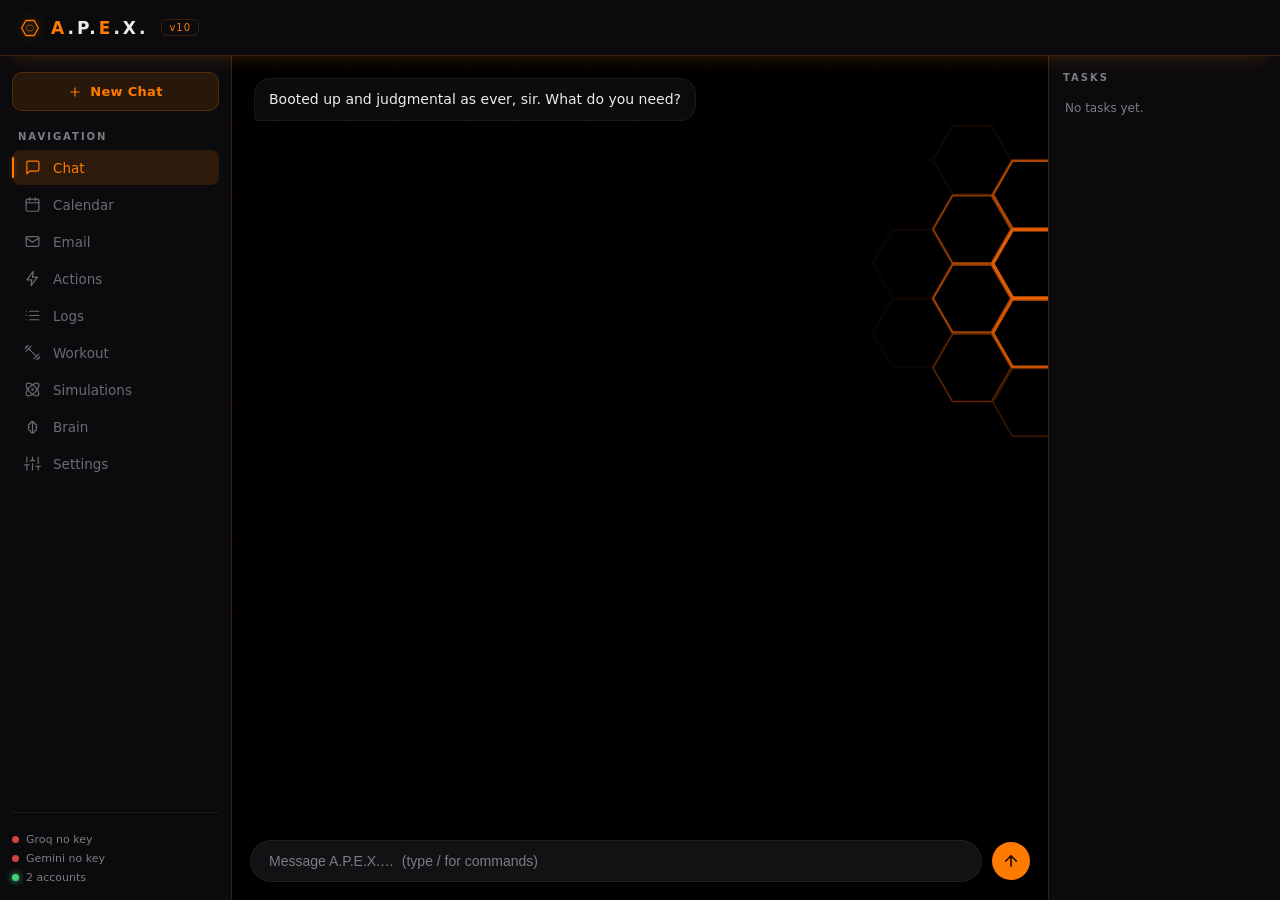
<file: index.html>
<!DOCTYPE html>
<!--
================================================================================
  A.P.E.X. v10  —  INTERFACE
================================================================================
  HOW THIS FILE IS ORGANIZED (search the labels in [BRACKETS] to jump around):

  [STYLE] ............ All CSS lives in the <style> block in <head>.
    [STYLE:THEME] .... Color/size variables. CHANGE COLORS & SIZES HERE FIRST.
    [STYLE:GLOBAL] ... Resets, body, background.
    [STYLE:HEADER] ... Top header bar ("A.P.E.X. v10").
    [STYLE:LAYOUT] ... The 3-column row (left sidebar | chat | right sidebar).
    [STYLE:LEFT] ..... Left sidebar (nav: New Chat, Calendar, Email, etc).
    [STYLE:CHAT] ..... Center chat panel + honeycomb canvas + messages + input.
    [STYLE:RIGHT] .... Right sidebar (Tasks).
    [STYLE:GLOW] ..... Reusable glowing-border effect.

  [HTML] ............. The page markup, mirrors the style sections above.
    [HTML:HEADER]
    [HTML:LEFT]
    [HTML:CHAT]
    [HTML:RIGHT]

  [JS] ............... All JavaScript at the bottom.
    [JS:HONEYCOMB] ... The animated honeycomb background (moving light-form streaks).
    [JS:CHAT] ........ Sending messages (local echo for now, no AI yet).
================================================================================
-->
<html lang="en">
<head>
<meta charset="UTF-8" />
<!-- viewport-fit=cover fills the notch/safe areas; locking zoom keeps it feeling like a native app,
     not a scrollable web page (prevents pinch-zoom + double-tap zoom on iPad/iPhone). -->
<meta name="viewport" content="width=device-width, initial-scale=1.0, maximum-scale=1.0, user-scalable=no, viewport-fit=cover" />
<!-- "Add to Home Screen" on iPad/iPhone then launches A.P.E.X. FULLSCREEN (standalone), with no
     Safari toolbars and no page rubber-banding — it behaves like your own installed app. -->
<meta name="apple-mobile-web-app-capable" content="yes" />
<meta name="mobile-web-app-capable" content="yes" />
<meta name="apple-mobile-web-app-status-bar-style" content="black-translucent" />
<meta name="apple-mobile-web-app-title" content="A.P.E.X." />
<meta name="theme-color" content="#0a0a0b" />
<title>A.P.E.X. v10</title>

<style>
/* ============================================================================
   [STYLE:THEME]  —  EDIT COLORS & SIZES HERE FIRST
   Change a value here and it updates everywhere it's used.
   ============================================================================ */
:root {
  /* --- Colors --- */
  --color-black:        #0a0a0b;   /* main background */
  --color-panel:        #0b0b0d;   /* sidebar panel background */
  --color-orange:       #ff7a00;   /* main accent orange */
  --color-orange-soft:  #ffa64d;   /* lighter orange (text highlights) */
  --color-text:         #ececec;   /* off-white body text */
  --color-text-dim:     #7c7c82;   /* dim/secondary text */
  --color-icon:         #6b6b72;   /* unified MUTED color for nav icons/labels */

  /* --- Structural lines (these connect the panels) --- */
  --line:               rgba(255, 122, 0, 0.20);   /* glowing orange divider lines */
  --line-soft:          rgba(255, 255, 255, 0.06); /* subtle internal dividers */

  /* --- Glow (used sparingly now — no more per-box glow) --- */
  --glow-orange:        rgba(255, 122, 0, 0.45);

  /* --- Sizes (CHANGE SIDEBAR WIDTHS HERE) --- */
  --sidebar-left-width:  232px;
  --sidebar-right-width: 232px;
  --header-height:       56px;
  --radius:              12px;     /* corner roundness on small elements only */
}

/* ============================================================================
   [STYLE:GLOBAL]  —  resets + page background
   ============================================================================ */
* {
  margin: 0;
  padding: 0;
  box-sizing: border-box;
}

html, body {
  height: 100%;
  overflow: hidden;
  /* stop iPad/iPhone Safari from rubber-band scrolling / pull-to-refreshing the whole page */
  overscroll-behavior: none;
}

body {
  /* PIN the page to the viewport so the app itself never scrolls — only the inner
     areas (messages, panels) do. This is what makes it feel stationary on iPad. */
  position: fixed;
  inset: 0;
  /* respect the notch / home-indicator safe areas when launched fullscreen */
  padding: env(safe-area-inset-top) env(safe-area-inset-right) env(safe-area-inset-bottom) env(safe-area-inset-left);
  background: var(--color-black);
  color: var(--color-text);
  font-family: "Segoe UI", system-ui, -apple-system, sans-serif;
  -webkit-font-smoothing: antialiased;
  overflow: hidden; /* the panels scroll internally, not the whole page */
  display: flex;
  flex-direction: column;
}

/* The only things allowed to scroll are the app's own scroll regions — and their
   scrolling must NOT chain up to the page (overscroll-behavior: contain). */
#messages,
.center-view,
.big-panels,
.big-tabbody,
#big-messages {
  overscroll-behavior: contain;
  -webkit-overflow-scrolling: touch;   /* momentum scrolling on iOS */
}

/* ============================================================================
   [STYLE:GLOW]  —  deprecated utility (kept harmless; the redesign uses thin
   connecting LINES instead of per-box glow, which is what smudged the corners).
   ============================================================================ */
.glow { }

/* ============================================================================
   [STYLE:HEADER]  —  top header bar (full-width glowing line underneath)
   ============================================================================ */
#header {
  height: var(--header-height);
  flex-shrink: 0;
  display: flex;
  align-items: center;
  gap: 11px;
  padding: 0 20px;
  background: var(--color-panel);
  border-bottom: 1px solid var(--line);
  box-shadow: 0 6px 26px -14px var(--glow-orange); /* soft downward glow, no corners */
  position: relative;
  z-index: 10;
}

/* hexagon brand mark — ties the wordmark to the honeycomb background */
#header .brand-mark {
  width: 20px;
  height: 20px;
  color: var(--color-orange);
  filter: drop-shadow(0 0 5px var(--glow-orange));
}
#header .logo {
  font-size: 17px;
  font-weight: 700;
  letter-spacing: 3px;
  color: var(--color-text);
}
#header .logo .accent { color: var(--color-orange); }
#header .ver {
  margin-left: 2px;
  font-size: 10px;
  letter-spacing: 1px;
  color: var(--color-orange);
  border: 1px solid var(--line);
  border-radius: 6px;
  padding: 2px 7px;
}

/* ============================================================================
   [STYLE:LAYOUT]  —  the 3-column row, FULL-BLEED and CONNECTED (no gaps).
   Sidebars are joined to the chat by glowing divider lines (set on each
   sidebar's inner edge) that run full height and meet the header line.
   ============================================================================ */
#main {
  flex: 1;
  display: flex;
  min-height: 0; /* lets children scroll instead of overflowing */
}

.panel {
  background: var(--color-panel);
  overflow: hidden;
}

/* ============================================================================
   [STYLE:LEFT]  —  left sidebar (navigation)
   ============================================================================ */
#sidebar-left {
  width: var(--sidebar-left-width);
  flex-shrink: 0;
  display: flex;
  flex-direction: column;
  padding: 16px 12px;
  border-right: 1px solid var(--line);   /* the line that touches the chat */
}

/* "+ New Chat" button */
.new-chat-btn {
  display: flex;
  align-items: center;
  justify-content: center;
  gap: 8px;
  padding: 11px;
  border-radius: 10px;
  background: rgba(255, 122, 0, 0.12);
  border: 1px solid var(--line);
  color: var(--color-orange);
  font-size: 13px;
  font-weight: 600;
  letter-spacing: 0.3px;
  cursor: pointer;
  transition: background 0.15s;
}
.new-chat-btn:hover { background: rgba(255, 122, 0, 0.22); }

/* small uppercase section label (e.g. NAVIGATION) */
.nav-label {
  font-size: 10px;
  font-weight: 600;
  letter-spacing: 2px;
  text-transform: uppercase;
  color: var(--color-text-dim);
  margin: 20px 6px 8px;
}

/* Nav items — unified MONOCHROME line icons, orange only when active/hover */
.nav-list {
  display: flex;
  flex-direction: column;
  gap: 2px;
}
.nav-item {
  position: relative;
  display: flex;
  align-items: center;
  gap: 12px;
  padding: 9px 12px;
  border-radius: 8px;
  color: var(--color-icon);
  font-size: 13.5px;
  cursor: pointer;
  transition: background 0.15s, color 0.15s;
}
.nav-item .icon {
  width: 17px;
  height: 17px;
  flex-shrink: 0;
  display: flex;
}
.nav-item .icon svg { width: 100%; height: 100%; }
.nav-item:hover { background: rgba(255, 255, 255, 0.04); color: var(--color-text); }
.nav-item.active { color: var(--color-orange); background: rgba(255, 122, 0, 0.10); }
/* little left accent bar on the active item */
.nav-item.active::before {
  content: "";
  position: absolute;
  left: 0; top: 7px; bottom: 7px;
  width: 2px;
  border-radius: 2px;
  background: var(--color-orange);
  box-shadow: 0 0 6px var(--glow-orange);
}

/* ============================================================================
   [STYLE:CHAT]  —  center chat panel
   Structure: #chat (frame)
                ├─ #honeycomb   (animated canvas background)
                ├─ #messages    (scrolling message list, sits ABOVE canvas)
                └─ #input-bar    (text box + send button)
   ============================================================================ */
#chat {
  flex: 1;            /* takes all space between the two sidebars */
  min-width: 0;
  position: relative; /* anchor for the absolutely-positioned canvas */
  display: flex;
  flex-direction: column;
  background: #000;   /* pure black so the hidden honeycomb stays invisible */
}

/* The honeycomb canvas — fills the whole chat panel, sits behind everything */
#honeycomb {
  position: absolute;
  inset: 0;
  width: 100%;
  height: 100%;
  z-index: 0;
  pointer-events: none; /* clicks pass through to the chat */
}

/* Scrolling list of messages (above the canvas) */
#messages {
  position: relative;
  z-index: 1;
  flex: 1;
  overflow-y: auto;
  padding: 22px;
  display: flex;
  flex-direction: column;
  gap: 12px;
}

/* A single message bubble — asymmetric "tail" corners for a chat-app feel */
.msg {
  max-width: 74%;
  padding: 10px 14px;
  font-size: 14px;
  line-height: 1.5;
  white-space: pre-wrap;
  word-wrap: break-word;
}
/* Message from the USER (right side, soft orange) */
.msg.user {
  align-self: flex-end;
  background: rgba(255, 122, 0, 0.16);
  border: 1px solid rgba(255, 122, 0, 0.32);
  color: var(--color-text);
  border-radius: 16px 16px 4px 16px;
}
/* Message from APEX (left side, dark) */
.msg.apex {
  align-self: flex-start;
  background: rgba(255, 255, 255, 0.045);
  border: 1px solid var(--line-soft);
  color: var(--color-text);
  border-radius: 16px 16px 16px 4px;
}

/* Input bar — MINIMAL: floats over the honeycomb, a pill + round arrow button */
#input-bar {
  position: relative;
  z-index: 1;
  display: flex;
  align-items: center;
  gap: 10px;
  padding: 12px 18px 18px;
  background: linear-gradient(to top, rgba(0, 0, 0, 0.9), rgba(0, 0, 0, 0));
}
#input-bar input {
  flex: 1;
  padding: 12px 18px;
  border-radius: 22px;
  border: 1px solid var(--line-soft);
  background: rgba(22, 22, 25, 0.85);
  color: var(--color-text);
  font-size: 14px;
  outline: none;
  transition: border-color 0.15s, box-shadow 0.15s;
}
#input-bar input:focus {
  border-color: rgba(255, 122, 0, 0.5);
  box-shadow: 0 0 0 3px rgba(255, 122, 0, 0.08);
}
#input-bar input::placeholder { color: var(--color-text-dim); }

/* round send button with an up-arrow icon (no "Send" text) */
#input-bar .send-btn {
  width: 38px;
  height: 38px;
  flex-shrink: 0;
  border-radius: 50%;
  border: none;
  background: var(--color-orange);
  color: #160b00;
  display: flex;
  align-items: center;
  justify-content: center;
  cursor: pointer;
  transition: filter 0.15s, box-shadow 0.15s;
}
#input-bar .send-btn svg { width: 18px; height: 18px; }
#input-bar .send-btn:hover { filter: brightness(1.12); box-shadow: 0 0 12px var(--glow-orange); }

/* ============================================================================
   [STYLE:RIGHT]  —  right sidebar (Tasks)
   ============================================================================ */
#sidebar-right {
  width: var(--sidebar-right-width);
  flex-shrink: 0;
  display: flex;
  flex-direction: column;
  padding: 16px 14px;
  border-left: 1px solid var(--line);    /* the line that touches the chat */
}
#sidebar-right .panel-title {
  font-size: 10px;
  font-weight: 600;
  letter-spacing: 2px;
  text-transform: uppercase;
  color: var(--color-text-dim);
}

/* A single task row */
.task-list {
  margin-top: 14px;
  display: flex;
  flex-direction: column;
  gap: 7px;
}
.task-item {
  display: flex;
  align-items: center;
  gap: 10px;
  padding: 10px 12px;
  border-radius: 9px;
  background: rgba(255, 255, 255, 0.025);
  border: 1px solid var(--line-soft);
  font-size: 13px;
  color: var(--color-text);
}
.task-item .checkbox {
  width: 15px;
  height: 15px;
  border-radius: 4px;
  border: 1px solid var(--color-icon);
  flex-shrink: 0;
}
.task-empty { font-size: 12px; color: var(--color-text-dim); padding: 4px 2px; }

/* ============================================================================
   [STYLE:VIEWS]  —  center view switcher (chat / calendar / email) + draft card
   The center panel can show one of three views. Calendar/Email sit above the
   honeycomb just like the messages do.
   ============================================================================ */
.center-view {
  position: relative;
  z-index: 1;
  flex: 1;
  overflow-y: auto;
  padding: 22px;
  display: none;            /* hidden until [JS:VIEWS] shows it */
  flex-direction: column;
  gap: 12px;
  /* dark backdrop so the honeycomb doesn't bleed through these text-dense pages
     (the chat view is NOT a .center-view, so it keeps the full honeycomb) */
  background: rgba(9, 9, 11, 0.92);
}
.center-view .view-title {
  font-size: 12px;
  font-weight: 600;
  letter-spacing: 2px;
  text-transform: uppercase;
  color: var(--color-text-dim);
  padding-bottom: 12px;
  margin-bottom: 6px;
  border-bottom: 1px solid var(--line-soft);
}

/* a single calendar event row */
.event-card {
  border: 1px solid rgba(255, 122, 0, 0.3);
  border-left: 3px solid var(--color-orange);
  border-radius: 10px;
  padding: 10px 14px;
  background: rgba(255, 255, 255, 0.03);
}
.event-card .ev-title { font-weight: 600; color: var(--color-text); }
.event-card .ev-time  { font-size: 12px; color: var(--color-orange-soft); margin-top: 2px; }
.event-card .ev-loc   { font-size: 12px; color: var(--color-text-dim); margin-top: 2px; }
.day-heading { font-size: 12px; color: var(--color-text-dim); margin: 10px 0 2px; text-transform: uppercase; letter-spacing: 1px; }

/* email rows */
.email-card {
  border: 1px solid rgba(255, 255, 255, 0.1);
  border-radius: 10px;
  padding: 10px 14px;
  background: rgba(255, 255, 255, 0.03);
}
.email-card.unread { border-color: rgba(255, 122, 0, 0.5); }
.email-card .em-from { font-weight: 600; font-size: 13px; }
.email-card .em-subj { color: var(--color-orange-soft); font-size: 13px; margin-top: 2px; }
.email-card .em-snip { color: var(--color-text-dim); font-size: 12px; margin-top: 3px; }
.email-accounts { display: flex; gap: 8px; flex-wrap: wrap; margin-bottom: 8px; }
.acct-chip {
  font-size: 12px; padding: 5px 10px; border-radius: 999px;
  border: 1px solid rgba(255, 122, 0, 0.4); color: var(--color-orange-soft);
  background: rgba(255, 122, 0, 0.08); cursor: pointer;
}
.acct-chip.active { background: rgba(255, 122, 0, 0.22); color: var(--color-orange); }

/* APEX draft card (rendered inside chat) */
.draft-card {
  align-self: stretch;
  border: 1px solid var(--color-orange);
  border-radius: 12px;
  background: rgba(255, 122, 0, 0.08);
  padding: 12px 14px;
  box-shadow: 0 0 10px var(--glow-orange);
}
.draft-card .dc-head { font-size: 12px; color: var(--color-orange); font-weight: 700; letter-spacing: 1px; margin-bottom: 8px; }
.draft-card label { display: block; font-size: 11px; color: var(--color-text-dim); margin-top: 6px; }
.draft-card input, .draft-card textarea {
  width: 100%; margin-top: 2px; padding: 8px 10px; border-radius: 8px;
  border: 1px solid rgba(255, 122, 0, 0.4); background: rgba(15, 15, 15, 0.9);
  color: var(--color-text); font-size: 13px; font-family: inherit; outline: none;
}
.draft-card textarea { min-height: 130px; resize: vertical; white-space: pre-wrap; }
.draft-card .dc-actions { margin-top: 10px; display: flex; gap: 8px; }
.draft-card button {
  padding: 7px 14px; border-radius: 8px; border: 1px solid var(--color-orange);
  background: rgba(255, 122, 0, 0.18); color: var(--color-orange); font-size: 13px;
  font-weight: 600; cursor: pointer;
}
.draft-card button:hover { background: rgba(255, 122, 0, 0.3); }
.draft-card .dc-hint { font-size: 11px; color: var(--color-text-dim); margin-top: 8px; }
.draft-card .dc-live { font-size: 10px; font-weight: 600; color: #6fdc8c; letter-spacing: 0.5px; margin-left: 6px; }
/* Send button: green so it reads distinct from Save; turns red once armed to confirm */
.draft-card .dc-send { border-color: #2f8f4e; background: rgba(47, 143, 78, 0.18); color: #6fdc8c; }
.draft-card .dc-send:hover { background: rgba(47, 143, 78, 0.3); }
.draft-card .dc-send.confirm { border-color: #d9534f; background: rgba(217, 83, 79, 0.22); color: #ff8a85; }
/* From (sending account) row */
.draft-card .dc-from { display: flex; gap: 8px; align-items: center; margin-top: 2px; }
.draft-card .dc-from-sel { flex: 1; padding: 7px 9px; border-radius: 8px; border: 1px solid rgba(255,122,0,0.4); background: rgba(15,15,15,0.9); color: var(--color-text); font-size: 13px; }
.draft-card .dc-add-acct { padding: 6px 10px; font-size: 12px; }
/* Yes/No confirmation popup (used for the two-step send confirm) */
.apex-modal-overlay { position: fixed; inset: 0; z-index: 9999; display: flex; align-items: center; justify-content: center;
  background: rgba(0, 0, 0, 0.62); backdrop-filter: blur(2px); animation: apexModalFade 0.12s ease-out; }
@keyframes apexModalFade { from { opacity: 0; } to { opacity: 1; } }
.apex-modal { width: min(420px, 92vw); background: #141414; border: 1px solid var(--color-orange); border-radius: 14px;
  padding: 20px; box-shadow: 0 0 26px var(--glow-orange); }
.apex-modal-title { font-size: 16px; font-weight: 700; color: var(--color-orange); margin-bottom: 12px; }
.apex-modal-body { font-size: 14px; color: var(--color-text); }
.apex-modal-line { margin: 5px 0; word-break: break-all; }
.apex-modal-warn { margin-top: 8px; font-size: 12px; color: var(--color-text-dim); }
.apex-modal-actions { display: flex; justify-content: flex-end; gap: 10px; margin-top: 18px; }
.apex-modal-actions button { padding: 8px 20px; border-radius: 8px; font-size: 14px; font-weight: 600; cursor: pointer; }
.apex-modal-no { border: 1px solid var(--color-text-dim); background: transparent; color: var(--color-text); }
.apex-modal-no:hover { background: rgba(255, 255, 255, 0.06); }
.apex-modal-yes { border: 1px solid #2f8f4e; background: rgba(47, 143, 78, 0.2); color: #6fdc8c; }
.apex-modal-yes:hover { background: rgba(47, 143, 78, 0.32); }
.apex-modal-yes.danger { border-color: #d9534f; background: rgba(217, 83, 79, 0.22); color: #ff8a85; }
.apex-modal-yes.danger:hover { background: rgba(217, 83, 79, 0.34); }
.acct-chip.gmail-live { border-color: #2f8f4e; background: rgba(47, 143, 78, 0.16); color: #6fdc8c; cursor: default; }
.gmail-status.ok { font-size: 13px; color: #6fdc8c; margin-bottom: 10px; }
/* Settings: connected Gmail account rows */
.gmail-acct { display: flex; align-items: center; gap: 10px; padding: 8px 10px; border-radius: 8px; border: 1px solid rgba(255,122,0,0.25); margin-bottom: 6px; }
.gmail-acct.active { border-color: #2f8f4e; background: rgba(47,143,78,0.1); }
.gmail-acct .ga-name { flex: 1; font-size: 13px; color: var(--color-text); word-break: break-all; }
.gmail-acct .ga-badge { font-size: 11px; font-weight: 600; color: #6fdc8c; }
.gmail-acct .ga-switch, .gmail-acct .ga-forget { padding: 4px 10px; font-size: 12px; border-radius: 6px; cursor: pointer; border: 1px solid rgba(255,122,0,0.4); background: rgba(255,122,0,0.12); color: var(--color-orange-soft); }
.gmail-acct .ga-forget { border-color: #5a2a2a; background: #2a1414; color: #d99; }
.gmail-actions { display: flex; gap: 8px; margin-top: 8px; }

/* nav active state */
.nav-item.active { background: rgba(255, 122, 0, 0.14); border-color: rgba(255, 122, 0, 0.6); color: var(--color-orange); }

/* settings page */
.set-section {
  border: 1px solid rgba(255, 122, 0, 0.25);
  border-radius: 12px;
  padding: 14px 16px;
  background: rgba(255, 255, 255, 0.02);
  margin-bottom: 14px;
}
.set-section h3 {
  font-size: 13px; letter-spacing: 1px; color: var(--color-orange);
  margin-bottom: 10px; text-transform: uppercase;
}
.set-row { display: flex; flex-direction: column; gap: 3px; margin-bottom: 10px; }
.set-row label { font-size: 11px; color: var(--color-text-dim); }
.set-row input, .set-row select {
  padding: 8px 10px; border-radius: 8px; border: 1px solid rgba(255, 122, 0, 0.4);
  background: rgba(15, 15, 15, 0.9); color: var(--color-text); font-size: 13px;
  font-family: inherit; outline: none;
}
.set-grid { display: grid; grid-template-columns: 1fr 1fr 1fr; gap: 10px; }
.set-note { font-size: 11px; color: var(--color-text-dim); margin-top: 4px; }
.set-badge { font-size: 11px; padding: 2px 8px; border-radius: 999px; }
.set-badge.ok  { background: rgba(68, 208, 122, 0.18); color: #44d07a; }
.set-badge.off { background: rgba(208, 68, 68, 0.18); color: #ff7a7a; }
.set-save {
  padding: 9px 18px; border-radius: 9px; border: 1px solid var(--color-orange);
  background: rgba(255, 122, 0, 0.2); color: var(--color-orange); font-weight: 600;
  font-size: 14px; cursor: pointer;
}
.set-save:hover { background: rgba(255, 122, 0, 0.32); box-shadow: 0 0 10px var(--glow-orange); }
.acct-block { border: 1px solid rgba(255, 122, 0, 0.2); border-radius: 10px; padding: 10px 12px; margin-bottom: 10px; }
.acct-head { display: flex; align-items: center; gap: 10px; margin-bottom: 6px; }
.acct-type { font-weight: 600; font-size: 13px; color: var(--color-orange-soft); }
.acct-addr { font-size: 12px; color: var(--color-text-dim); flex: 1; }
.acct-remove { background: none; border: 1px solid rgba(208,68,68,0.5); color: #ff7a7a; border-radius: 6px; cursor: pointer; width: 24px; height: 24px; }
.acct-remove:hover { background: rgba(208,68,68,0.15); }
.acct-connect { margin-top: 8px; padding: 6px 12px; border-radius: 8px; border: 1px solid rgba(255,122,0,0.45); background: rgba(255,122,0,0.1); color: var(--color-orange-soft); font-size: 12px; cursor: pointer; }
.acct-connect:hover { background: rgba(255,122,0,0.2); }
.add-acct { border-top: 1px solid rgba(255,122,0,0.2); padding-top: 6px; margin-top: 6px; }

/* status strip (bottom of left sidebar) */
#status-strip { margin-top: auto; padding-top: 14px; border-top: 1px solid var(--line-soft); font-size: 11px; color: var(--color-text-dim); }
#status-strip .st-row { display: flex; align-items: center; gap: 7px; margin-top: 6px; }
.st-dot { width: 7px; height: 7px; border-radius: 50%; background: #4a4a4f; flex-shrink: 0; }
.st-dot.ok  { background: #44d07a; box-shadow: 0 0 6px #44d07a; }
.st-dot.off { background: #d04444; }

/* ============================================================================
   [STYLE:CALENDAR-VIEW]  —  Google-Calendar-style month grid
   ============================================================================ */
#calendar-view { padding: 18px 22px; gap: 0; }
.cal-toolbar { display: flex; align-items: center; gap: 12px; margin-bottom: 14px; }
.cal-title { font-size: 18px; font-weight: 600; letter-spacing: 0.5px; color: var(--color-text); }
.cal-nav-btn {
  width: 30px; height: 30px; border-radius: 8px; border: 1px solid var(--line-soft);
  background: transparent; color: var(--color-text-dim); cursor: pointer;
  display: flex; align-items: center; justify-content: center; font-size: 17px; line-height: 1;
}
.cal-nav-btn:hover { background: rgba(255, 255, 255, 0.05); color: var(--color-text); }
.cal-today-btn {
  margin-left: auto; padding: 7px 14px; border-radius: 8px; border: 1px solid var(--line);
  background: transparent; color: var(--color-orange); font-size: 12px; font-weight: 600; cursor: pointer;
}
.cal-today-btn:hover { background: rgba(255, 122, 0, 0.12); }
.cal-weekdays { display: grid; grid-template-columns: repeat(7, 1fr); }
.cal-weekdays div {
  font-size: 10px; letter-spacing: 1px; text-transform: uppercase;
  color: var(--color-text-dim); padding: 6px 8px;
}
.cal-grid {
  display: grid; grid-template-columns: repeat(7, 1fr); grid-auto-rows: 1fr;
  border-left: 1px solid var(--line-soft); border-top: 1px solid var(--line-soft);
  border-radius: 10px; overflow: hidden; flex: 1; min-height: 0;
}
.cal-cell {
  border-right: 1px solid var(--line-soft); border-bottom: 1px solid var(--line-soft);
  padding: 5px 6px; min-height: 80px; display: flex; flex-direction: column; gap: 3px; overflow: hidden;
}
.cal-cell.dim { background: rgba(255, 255, 255, 0.012); }
.cal-cell .daynum { font-size: 12px; color: var(--color-text-dim); line-height: 1.6; align-self: flex-start; }
.cal-cell.dim .daynum { opacity: 0.4; }
.cal-cell.today .daynum {
  background: var(--color-orange); color: #160b00; font-weight: 700;
  width: 22px; height: 22px; border-radius: 50%; display: flex; align-items: center; justify-content: center;
}
.cal-event {
  font-size: 11px; line-height: 1.35; color: #fff; padding: 2px 6px; border-radius: 4px;
  white-space: nowrap; overflow: hidden; text-overflow: ellipsis;
}
.cal-more { font-size: 10px; color: var(--color-text-dim); padding-left: 4px; }

/* Week/Month toggle + body wrapper */
.cal-modes { display: flex; gap: 4px; }
.cal-mode-btn { padding: 6px 12px; border-radius: 7px; border: 1px solid var(--line-soft); background: transparent; color: var(--color-text-dim); font-size: 12px; cursor: pointer; }
.cal-mode-btn:hover { color: var(--color-text); }
.cal-mode-btn.active { background: rgba(255, 122, 0, 0.12); border-color: var(--line); color: var(--color-orange); }
#cal-body { flex: 1; min-height: 0; display: flex; flex-direction: column; }

/* ----- WEEK view (Google-style time grid, Sun → Sat) ----- */
.week-head { display: grid; grid-template-columns: 56px 1fr; flex-shrink: 0; }
.week-head .wh-days { display: grid; grid-template-columns: repeat(7, 1fr); }
.week-day-head { text-align: center; padding: 6px 4px 8px; border-left: 1px solid var(--line-soft); }
.week-day-head .wd-name { font-size: 10px; letter-spacing: 1px; text-transform: uppercase; color: var(--color-text-dim); }
.week-day-head .wd-num { font-size: 18px; color: var(--color-text); margin-top: 3px; line-height: 1; }
.week-day-head.today .wd-num { background: var(--color-orange); color: #160b00; font-weight: 700; width: 30px; height: 30px; border-radius: 50%; display: inline-flex; align-items: center; justify-content: center; }
.week-body { flex: 1; min-height: 0; overflow-y: auto; display: grid; grid-template-columns: 56px 1fr; border-top: 1px solid var(--line-soft); }
.week-hour-label { height: 44px; font-size: 10px; color: var(--color-text-dim); text-align: right; padding-right: 6px; transform: translateY(-6px); }
.week-cols { display: grid; grid-template-columns: repeat(7, 1fr); }
.week-col {
  position: relative; border-left: 1px solid var(--line-soft);
  background: repeating-linear-gradient(to bottom, transparent 0, transparent 43px, var(--line-soft) 43px, var(--line-soft) 44px);
}
.week-event { position: absolute; left: 2px; right: 2px; border-radius: 4px; color: #fff; font-size: 10px; line-height: 1.2; padding: 2px 5px; overflow: hidden; box-shadow: 0 1px 2px rgba(0,0,0,0.35); cursor: pointer; }
.week-event .we-time { opacity: 0.85; font-size: 9px; }
.cal-event { cursor: pointer; }

/* ----- event detail popover (click an event, like Google Calendar) ----- */
#event-pop-backdrop { position: fixed; inset: 0; z-index: 40; }
#event-pop {
  position: fixed; z-index: 41; width: 290px; background: #161618;
  border: 1px solid var(--line); border-radius: 12px; overflow: hidden;
  box-shadow: 0 14px 44px rgba(0, 0, 0, 0.6);
}
#event-pop .ep-bar { height: 6px; }
#event-pop .ep-body { padding: 14px 16px 16px; position: relative; }
#event-pop .ep-close { position: absolute; top: 10px; right: 10px; width: 24px; height: 24px; border: none; background: none; color: var(--color-text-dim); font-size: 18px; line-height: 1; cursor: pointer; border-radius: 6px; }
#event-pop .ep-close:hover { background: rgba(255, 255, 255, 0.06); color: var(--color-text); }
#event-pop .ep-title { font-size: 16px; font-weight: 600; color: var(--color-text); margin: 2px 30px 12px 0; }
#event-pop .ep-row { display: flex; gap: 9px; align-items: flex-start; font-size: 13px; color: var(--color-text-dim); margin-bottom: 8px; }
#event-pop .ep-row .ep-ic { width: 15px; height: 15px; flex-shrink: 0; opacity: 0.7; margin-top: 1px; }
#event-pop .ep-dot { width: 13px; height: 13px; border-radius: 3px; flex-shrink: 0; margin-top: 1px; }
#event-pop .ep-actions { margin-top: 12px; border-top: 1px solid var(--line-soft); padding-top: 12px; }
#event-pop .ep-del { font-size: 12px; color: #ff8a8a; background: none; border: 1px solid rgba(208, 68, 68, 0.4); border-radius: 7px; padding: 6px 13px; cursor: pointer; }
#event-pop .ep-del:hover { background: rgba(208, 68, 68, 0.12); }

/* ============================================================================
   [STYLE:LOGS-VIEW]  —  backend-call logs + scheduled timers (mock)
   ============================================================================ */
.logs-section-title { font-size: 11px; letter-spacing: 1.5px; text-transform: uppercase; color: var(--color-text-dim); margin: 14px 0 8px; }
.logs-section-title:first-child { margin-top: 0; }
.logs-note { font-size: 11px; color: var(--color-text-dim); margin-bottom: 10px; }
.log-row { display: flex; gap: 12px; align-items: flex-start; padding: 10px 12px; border: 1px solid var(--line-soft); border-radius: 9px; background: rgba(255, 255, 255, 0.02); margin-bottom: 7px; }
.log-row .log-time { font-size: 11px; color: var(--color-text-dim); white-space: nowrap; min-width: 96px; padding-top: 2px; }
.log-row .log-body { flex: 1; min-width: 0; }
.log-row .log-action { font-size: 13px; color: var(--color-text); font-weight: 600; }
.log-row .log-detail { font-size: 12px; color: var(--color-text-dim); margin-top: 2px; }
.log-meta { display: flex; gap: 6px; align-items: center; flex-shrink: 0; }
.log-src { font-size: 10px; padding: 2px 7px; border-radius: 999px; background: rgba(255, 255, 255, 0.06); color: var(--color-text-dim); }
.log-status { font-size: 10px; padding: 2px 7px; border-radius: 999px; }
.log-status.ok { background: rgba(68, 208, 122, 0.15); color: #5cd98a; }
.log-status.skipped { background: rgba(246, 191, 38, 0.15); color: #f6bf26; }
.log-status.error { background: rgba(208, 68, 68, 0.18); color: #ff7a7a; }
.timer-row { display: flex; align-items: center; gap: 10px; padding: 11px 12px; border: 1px solid var(--line-soft); border-radius: 9px; background: rgba(255, 255, 255, 0.02); margin-bottom: 7px; }
.timer-name { font-size: 13px; font-weight: 600; color: var(--color-text); }
.timer-sched { font-size: 11px; color: var(--color-text-dim); margin-top: 2px; }
.timer-toggle {
  font-size: 10px; padding: 3px 10px; border-radius: 999px; border: none; cursor: pointer;
  font-family: inherit; letter-spacing: 0.5px;
}
.timer-toggle.on { background: rgba(68, 208, 122, 0.15); color: #5cd98a; }
.timer-toggle.off { background: rgba(255, 255, 255, 0.06); color: var(--color-text-dim); }
.timer-actions { display: flex; gap: 6px; margin-left: auto; align-items: center; }
.timer-del {
  width: 24px; height: 24px; border-radius: 6px; border: 1px solid rgba(208, 68, 68, 0.4);
  background: none; color: #ff8a8a; cursor: pointer; font-size: 13px; line-height: 1;
}
.timer-del:hover { background: rgba(208, 68, 68, 0.12); }
.add-timer { border-top: 1px solid var(--line-soft); padding-top: 10px; margin-top: 4px; }
.add-timer-grid { display: grid; grid-template-columns: 1.3fr 1fr 0.9fr 0.9fr auto; gap: 8px; align-items: end; }
.add-timer label { display: block; font-size: 10px; color: var(--color-text-dim); margin-bottom: 3px; }
.add-timer input, .add-timer select {
  width: 100%; padding: 7px 9px; border-radius: 7px; border: 1px solid var(--line-soft);
  background: rgba(15, 15, 17, 0.9); color: var(--color-text); font-size: 12px; outline: none; font-family: inherit;
}
.add-timer-btn {
  padding: 7px 14px; border-radius: 7px; border: 1px solid var(--line); background: rgba(255, 122, 0, 0.14);
  color: var(--color-orange); font-size: 12px; font-weight: 600; cursor: pointer;
}
.add-timer-btn:hover { background: rgba(255, 122, 0, 0.24); }
.automation-warn {
  font-size: 11px; color: var(--color-orange-soft); background: rgba(255, 122, 0, 0.07);
  border: 1px solid var(--line); border-radius: 8px; padding: 8px 11px; margin-bottom: 12px;
}

/* ============================================================================
   [STYLE:COLOR-CATEGORIES]  —  Google-color -> category rows in Settings
   ============================================================================ */
.colorcat-row { display: flex; align-items: center; gap: 10px; margin-bottom: 7px; }
.colorcat-swatch { width: 16px; height: 16px; border-radius: 4px; flex-shrink: 0; }
.colorcat-name { font-size: 12px; width: 76px; flex-shrink: 0; color: var(--color-text); }
.colorcat-row .cat-input { flex: 1; padding: 7px 10px; border-radius: 7px; border: 1px solid var(--line-soft); background: rgba(15, 15, 17, 0.9); color: var(--color-text); font-size: 12px; outline: none; }
.colorcat-row .def-pick { font-size: 10px; color: var(--color-text-dim); display: flex; align-items: center; gap: 3px; cursor: pointer; flex-shrink: 0; }

/* ============================================================================
   [STYLE:SLASH]  —  the "/" command palette that pops above the input
   ============================================================================ */
#cmd-palette {
  position: absolute; left: 18px; right: 18px; bottom: calc(100% - 4px);
  background: #141416; border: 1px solid var(--line); border-radius: 12px;
  overflow: hidden; box-shadow: 0 -8px 30px rgba(0, 0, 0, 0.5); display: none; z-index: 6;
}
#cmd-palette.open { display: block; }
#cmd-palette .cmd-hint { font-size: 10px; letter-spacing: 1px; text-transform: uppercase; color: var(--color-text-dim); padding: 8px 14px 4px; }
.cmd-item { display: flex; align-items: baseline; gap: 12px; padding: 9px 14px; cursor: pointer; }
.cmd-item + .cmd-item { border-top: 1px solid var(--line-soft); }
.cmd-item.active { background: rgba(255, 122, 0, 0.12); }
.cmd-item .cmd-key { font-size: 13px; color: var(--color-orange); font-weight: 600; min-width: 96px; }
.cmd-item .cmd-desc { font-size: 12px; color: var(--color-text-dim); }

/* ============================================================================
   [STYLE:SIM]  —  fullscreen simulations takeover (honeycomb reveal + iframe)
   ============================================================================ */
#sim-overlay { position: fixed; inset: 0; z-index: 300; display: none; background: transparent; }
#sim-overlay.on { display: block; }
#sim-iframe { position: absolute; inset: 0; width: 100%; height: 100%; border: none; background: var(--color-black); opacity: 0; }
#sim-hex { position: absolute; inset: 0; width: 100%; height: 100%; pointer-events: none; z-index: 2; }
#sim-close {
  position: absolute; top: 16px; right: 18px; z-index: 3; display: none;
  align-items: center; gap: 7px; padding: 8px 14px; border-radius: 9px;
  border: 1px solid var(--line); background: rgba(18, 18, 20, 0.82);
  color: var(--color-orange); font-family: inherit; font-size: 13px; font-weight: 600; cursor: pointer;
}
#sim-close:hover { background: rgba(255, 122, 0, 0.16); }

/* ============================================================================
   [STYLE:BIG]  —  fullscreen "Workout APEX" takeover (/big): chat left, panels right
   ============================================================================ */
#big-overlay { position: fixed; inset: 0; z-index: 300; display: none; background: transparent; }
#big-overlay.on { display: block; }
#big-hex { position: absolute; inset: 0; width: 100%; height: 100%; pointer-events: none; z-index: 2; }
#big-close {
  position: absolute; top: 16px; right: 18px; z-index: 3; display: none;
  align-items: center; gap: 7px; padding: 8px 14px; border-radius: 9px;
  border: 1px solid var(--line); background: rgba(18, 18, 20, 0.82);
  color: var(--color-orange); font-family: inherit; font-size: 13px; font-weight: 600; cursor: pointer;
}
#big-close:hover { background: rgba(255, 122, 0, 0.16); }

/* the whole workout UI — fades up as the honeycomb clears (opacity driven by [JS:TAKEOVER]) */
#big-app {
  position: absolute; inset: 0; z-index: 1; opacity: 0;
  display: flex; flex-direction: column;
  background: radial-gradient(120% 90% at 50% -10%, rgba(255, 122, 0, 0.06), transparent 60%), var(--color-black);
}
.big-header { flex-shrink: 0; height: 56px; display: flex; align-items: center; gap: 12px; padding: 0 118px 0 22px; border-bottom: 1px solid var(--line); }
.big-header .big-mark { width: 20px; height: 20px; color: var(--color-orange); }
.big-header .big-logo { font-weight: 800; letter-spacing: 1px; font-size: 15px; }
.big-header .big-logo .accent { color: var(--color-orange); }
.big-chip { font-size: 10px; font-weight: 700; letter-spacing: 1.5px; text-transform: uppercase; color: var(--color-orange); border: 1px solid var(--line); border-radius: 999px; padding: 3px 10px; }
.big-header .big-sub { margin-left: auto; font-size: 12px; color: var(--color-text-dim); }

.big-body { flex: 1; display: flex; min-height: 0; }

/* --- left: live APEX chat --- */
.big-chat { width: 40%; min-width: 320px; max-width: 520px; display: flex; flex-direction: column; border-right: 1px solid var(--line); }
#big-messages { flex: 1; overflow-y: auto; padding: 20px; display: flex; flex-direction: column; gap: 12px; }
.big-input-bar { flex-shrink: 0; display: flex; align-items: center; gap: 10px; padding: 12px 16px 16px; background: linear-gradient(to top, rgba(0, 0, 0, 0.6), transparent); }
.big-input-bar input { flex: 1; padding: 12px 18px; border-radius: 22px; border: 1px solid var(--line-soft); background: rgba(22, 22, 25, 0.85); color: var(--color-text); font-size: 14px; font-family: inherit; outline: none; transition: border-color 0.15s, box-shadow 0.15s; }
.big-input-bar input:focus { border-color: rgba(255, 122, 0, 0.5); box-shadow: 0 0 0 3px rgba(255, 122, 0, 0.08); }
.big-input-bar input::placeholder { color: var(--color-text-dim); }
.big-input-bar .send-btn { width: 38px; height: 38px; flex-shrink: 0; border-radius: 50%; border: none; background: var(--color-orange); color: #160b00; display: flex; align-items: center; justify-content: center; cursor: pointer; transition: filter 0.15s; }
.big-input-bar .send-btn svg { width: 18px; height: 18px; }
.big-input-bar .send-btn:hover { filter: brightness(1.12); }

/* --- right: tabbed workout + nutrition + metrics panels --- */
.big-panels { flex: 1; display: flex; flex-direction: column; min-height: 0; }
.big-tabs { flex-shrink: 0; display: flex; gap: 4px; padding: 14px 22px 0; border-bottom: 1px solid var(--line-soft); }
.big-tab { background: none; border: none; color: var(--color-text-dim); font-family: inherit; font-weight: 700; font-size: 12px; letter-spacing: 0.6px; text-transform: uppercase; padding: 10px 16px; cursor: pointer; border-bottom: 2px solid transparent; }
.big-tab.active { color: var(--color-orange); border-bottom-color: var(--color-orange); }
.big-tab:hover:not(.active) { color: var(--color-text); }
.big-tabbody { flex: 1; overflow-y: auto; padding: 20px 22px 26px; display: flex; flex-direction: column; gap: 16px; }
.bcard { background: var(--color-panel); border: 1px solid var(--line-soft); border-radius: 12px; padding: 18px; }
.bcard-head { display: flex; align-items: baseline; justify-content: space-between; margin-bottom: 14px; }
.bcard-title { font-size: 13px; font-weight: 700; letter-spacing: 0.5px; text-transform: uppercase; color: var(--color-text); }
.bcard-note { font-size: 11px; color: var(--color-text-dim); }

/* macros */
.macro-row { margin-bottom: 12px; }
.macro-row:last-child { margin-bottom: 0; }
.macro-top { display: flex; justify-content: space-between; align-items: baseline; margin-bottom: 5px; }
.macro-top .ml { color: var(--color-text-dim); text-transform: uppercase; letter-spacing: 0.5px; font-size: 11px; }
.macro-top .mv { color: var(--color-text); font-size: 12.5px; }
.macro-top .mv b { color: var(--color-orange); font-weight: 700; }
.macro-bar { height: 7px; border-radius: 999px; background: rgba(255, 255, 255, 0.06); overflow: hidden; }
.macro-fill { height: 100%; border-radius: 999px; background: var(--color-orange); transition: width 0.25s; }
.macro-fill.c { background: var(--color-orange-soft); }
.macro-fill.f { background: #c76a12; }

/* food log */
.food-input { display: flex; gap: 8px; margin-bottom: 12px; }
.food-input input { flex: 1; padding: 9px 12px; border-radius: 8px; border: 1px solid var(--line-soft); background: rgba(22, 22, 25, 0.85); color: var(--color-text); font-size: 13px; font-family: inherit; outline: none; }
.food-input input:focus { border-color: rgba(255, 122, 0, 0.5); }
.food-input button { padding: 0 15px; border-radius: 8px; border: none; background: var(--color-orange); color: #160b00; font-weight: 700; font-size: 13px; cursor: pointer; }
.food-item { display: flex; justify-content: space-between; align-items: center; padding: 9px 0; border-top: 1px solid var(--line-soft); font-size: 13px; }
.food-item:first-child { border-top: none; }
.food-item .fname { color: var(--color-text); flex: 1; }
.food-item .fkcal { color: var(--color-orange-soft); font-size: 12px; white-space: nowrap; margin-left: 10px; }
.food-x { flex-shrink: 0; margin-left: 10px; background: transparent; border: none; color: var(--color-text-dim); font-size: 17px; line-height: 1; cursor: pointer; padding: 2px 5px; border-radius: 5px; }
.food-x:hover { color: #ff6b6b; background: rgba(255, 107, 107, 0.12); }
.food-edit { flex-shrink: 0; margin-left: 8px; background: transparent; border: none; color: var(--color-text-dim); font-size: 13px; line-height: 1; cursor: pointer; padding: 3px 6px; border-radius: 5px; }
.food-edit:hover { color: var(--color-orange); background: rgba(255, 122, 0, 0.12); }
/* inline food editor */
.food-edit-row { flex-direction: column; align-items: stretch; gap: 8px; padding: 12px 0; }
.fe { background: rgba(22, 22, 25, 0.9); border: 1px solid var(--line-soft); color: var(--color-text); border-radius: 6px; padding: 7px 9px; font-family: inherit; font-size: 13px; outline: none; }
.fe:focus { border-color: rgba(255, 122, 0, 0.5); }
.fe-name { width: 100%; }
.fe-line { display: flex; gap: 6px; }
.fe-line .fe { flex: 1; min-width: 0; width: 100%; }
/* labelled fields (e.g. "Protein (g)" above the input) in the food editor */
.fe-fld { flex: 1; min-width: 0; display: flex; flex-direction: column; gap: 3px; font-size: 10px; font-weight: 700; text-transform: uppercase; letter-spacing: 0.4px; color: var(--color-text-dim); margin-bottom: 8px; }
.fe-fld-wide { width: 100%; }
.fe-fld .fe { width: 100%; margin: 0; text-transform: none; letter-spacing: normal; font-weight: 400; }
.fe-actions { align-items: center; gap: 8px; }
.fe-learn { flex: 1; font-size: 11px; color: var(--color-text-dim); display: flex; align-items: center; gap: 5px; cursor: pointer; }
.fe-learn input { accent-color: var(--color-orange); }
.fe-save { background: var(--color-orange); color: #160b00; border: none; font-weight: 700; padding: 7px 16px; border-radius: 7px; cursor: pointer; font-size: 13px; }
.fe-cancel { background: transparent; border: 1px solid var(--line-soft); color: var(--color-text-dim); padding: 7px 12px; border-radius: 7px; cursor: pointer; font-size: 13px; }

/* workout shared bits (check box, exercise name, progress bar) */
.wo-check { width: 20px; height: 20px; flex-shrink: 0; border-radius: 6px; border: 1.5px solid var(--line); display: flex; align-items: center; justify-content: center; color: transparent; }
.wo-name { flex: 1; font-size: 13.5px; color: var(--color-text); }
.wo-progress { margin-top: 14px; display: flex; align-items: center; gap: 12px; }
.wo-progress .wp-bar { flex: 1; height: 7px; border-radius: 999px; background: rgba(255, 255, 255, 0.06); overflow: hidden; }
.wo-progress .wp-fill { height: 100%; background: var(--color-orange); border-radius: 999px; transition: width 0.25s; }
.wo-progress .wp-txt { font-size: 12px; color: var(--color-text-dim); white-space: nowrap; }

/* per-exercise card with set logging */
.wo-ex-card { padding: 12px 0; border-top: 1px solid var(--line-soft); }
.wo-ex-card:first-child { border-top: none; }
.wo-ex-top { display: flex; align-items: center; gap: 12px; cursor: pointer; }
.wo-ex-card.done .wo-check { background: var(--color-orange); border-color: var(--color-orange); color: #160b00; }
.wo-ex-card.done .wo-name { color: var(--color-text-dim); text-decoration: line-through; }
.wo-sets-target { font-size: 12px; color: var(--color-text-dim); white-space: nowrap; }
.wo-last { font-size: 11px; color: var(--color-orange-soft); margin: 6px 0 0 32px; }
.wo-setline { display: flex; flex-wrap: wrap; align-items: center; gap: 6px; margin: 8px 0 0 32px; }
.wo-set { display: inline-flex; align-items: center; gap: 3px; font-size: 12px; font-weight: 700; color: var(--color-text); background: rgba(255, 122, 0, 0.12); border: 1px solid var(--line); border-radius: 999px; padding: 3px 4px 3px 11px; }
.wo-set-x { background: transparent; border: none; color: var(--color-text-dim); font-size: 13px; line-height: 1; cursor: pointer; padding: 0 3px; }
.wo-set-x:hover { color: #ff6b6b; }
.wo-set-add { display: inline-flex; align-items: center; gap: 5px; }
.ws-w, .ws-r { width: 54px; padding: 5px 7px; border-radius: 7px; border: 1px solid var(--line-soft); background: rgba(22, 22, 25, 0.85); color: var(--color-text); font-family: inherit; font-size: 12px; outline: none; }
.ws-w:focus, .ws-r:focus { border-color: rgba(255, 122, 0, 0.5); }
.ws-x { color: var(--color-text-dim); font-size: 12px; }
.ws-add { padding: 5px 12px; border-radius: 7px; border: none; background: var(--color-orange); color: #160b00; font-weight: 700; font-size: 12px; cursor: pointer; }
.ws-add:hover { filter: brightness(1.1); }

/* day history nav (‹ Today ›) */
.day-nav { display: flex; align-items: center; justify-content: center; gap: 14px; margin-bottom: 4px; }
.day-nav button { width: 30px; height: 30px; border-radius: 8px; border: 1px solid var(--line-soft); background: rgba(255,255,255,0.03); color: var(--color-text); font-size: 17px; line-height: 1; cursor: pointer; }
.day-nav button:hover:not(:disabled) { border-color: var(--line); color: var(--color-orange); }
.day-nav button:disabled { opacity: 0.3; cursor: default; }
.day-nav .day-label { font-size: 13px; font-weight: 700; letter-spacing: 0.5px; color: var(--color-text); min-width: 96px; text-align: center; }

/* workout picker + change */
.wo-picker { display: flex; flex-direction: column; gap: 8px; }
.wo-pick { display: flex; flex-direction: column; align-items: flex-start; gap: 2px; text-align: left; padding: 12px 14px; border-radius: 10px; border: 1px solid var(--line-soft); background: rgba(255,255,255,0.03); cursor: pointer; transition: border-color 0.15s, background 0.15s; }
.wo-pick:hover { border-color: var(--line); background: rgba(255,122,0,0.08); }
.wo-pick .wp-name { font-size: 14px; font-weight: 700; color: var(--color-text); }
.wo-pick .wp-focus { font-size: 11.5px; color: var(--color-text-dim); }
.wo-change { background: transparent; border: 1px solid var(--line-soft); color: var(--color-text-dim); font-family: inherit; font-size: 12px; font-weight: 600; padding: 5px 12px; border-radius: 8px; cursor: pointer; }
.wo-change:hover { color: var(--color-orange); border-color: var(--line); }

/* ===== Meals tab (saved-meal / recipe diary) ===== */
.meal-new { background: var(--color-orange); color: #160b00; border: none; font-family: inherit; font-weight: 700; font-size: 12px; padding: 6px 12px; border-radius: 8px; cursor: pointer; }
.meal-new:hover { filter: brightness(1.1); }
.meal-list { display: flex; flex-direction: column; gap: 8px; }
.meal-item { display: block; width: 100%; text-align: left; padding: 12px 14px; border-radius: 10px; border: 1px solid var(--line-soft); background: rgba(255, 255, 255, 0.03); cursor: pointer; transition: border-color 0.15s, background 0.15s; }
.meal-item:hover { border-color: var(--line); background: rgba(255, 122, 0, 0.08); }
.meal-item-top { display: flex; align-items: baseline; justify-content: space-between; gap: 10px; }
.meal-item .mi-name { font-size: 14px; font-weight: 700; color: var(--color-text); }
.meal-item .mi-serv { font-size: 11px; color: var(--color-text-dim); white-space: nowrap; }
.meal-item .mi-macros { font-size: 12px; color: var(--color-orange-soft); margin-top: 3px; }
.meal-item .mi-per { color: var(--color-text-dim); }
.meal-item .mi-aliases { font-size: 11px; color: var(--color-text-dim); margin-top: 4px; }
/* meal editor */
.meal-editor .me { width: 100%; background: rgba(22, 22, 25, 0.9); border: 1px solid var(--line-soft); color: var(--color-text); border-radius: 7px; padding: 8px 10px; font-family: inherit; font-size: 13px; outline: none; margin-bottom: 8px; }
.meal-editor .me:focus { border-color: rgba(255, 122, 0, 0.5); }
.me-serv-row { font-size: 13px; color: var(--color-text-dim); margin: 2px 0 12px; display: flex; align-items: center; gap: 7px; }
.me-servings { width: 60px; margin: 0 !important; text-align: center; }
.me-ings-head { font-size: 12px; font-weight: 700; color: var(--color-text); margin-bottom: 7px; }
.me-ings-note { font-weight: 400; color: var(--color-text-dim); }
/* ingredient rows as an aligned grid so the labels line up over each column */
.me-ings { display: grid; grid-template-columns: minmax(0, 1fr) 54px 62px 56px 50px 22px; gap: 6px; align-items: center; }
.me-ing { display: contents; }
.me-ing-head span { font-size: 10px; font-weight: 700; text-transform: uppercase; letter-spacing: 0.4px; color: var(--color-text-dim); text-align: center; padding-bottom: 2px; }
.me-ing-head .mi-in-name { text-align: left; }
.me-ing input { width: 100%; min-width: 0; background: rgba(22, 22, 25, 0.9); border: 1px solid var(--line-soft); color: var(--color-text); border-radius: 6px; padding: 6px 7px; font-family: inherit; font-size: 12px; outline: none; text-align: center; }
.me-ing .mi-in-name { text-align: left; }
.me-ing input:focus { border-color: rgba(255, 122, 0, 0.5); }
.mi-in-x { background: transparent; border: none; color: var(--color-text-dim); font-size: 15px; cursor: pointer; padding: 0 3px; flex-shrink: 0; }
.mi-in-x:hover { color: #ff6b6b; }
.me-add-ing { margin-top: 8px; background: transparent; border: 1px dashed var(--line); color: var(--color-text-dim); font-family: inherit; font-size: 12px; font-weight: 600; padding: 6px 12px; border-radius: 7px; cursor: pointer; }
.me-add-ing:hover { color: var(--color-orange); }
.me-per { margin-top: 14px; font-size: 13px; color: var(--color-text-dim); }
.me-per b { color: var(--color-orange); }
.me-actions { display: flex; align-items: center; gap: 8px; margin-top: 14px; }
.me-save { background: var(--color-orange); color: #160b00; border: none; font-weight: 700; padding: 8px 16px; border-radius: 8px; cursor: pointer; font-size: 13px; }
.me-cancel { background: transparent; border: 1px solid var(--line-soft); color: var(--color-text-dim); padding: 8px 12px; border-radius: 8px; cursor: pointer; font-size: 13px; }
.me-delete { background: transparent; border: 1px solid rgba(255,107,107,0.4); color: #ff6b6b; padding: 8px 12px; border-radius: 8px; cursor: pointer; font-size: 13px; margin-right: auto; }

/* ===== Supplements & meds tab ===== */
.supp-new { background: var(--color-orange); color: #160b00; border: none; font-family: inherit; font-weight: 700; font-size: 12px; padding: 6px 12px; border-radius: 8px; cursor: pointer; }
.supp-new:hover { filter: brightness(1.1); }
.supp-item { display: flex; align-items: center; gap: 12px; padding: 11px 0; border-top: 1px solid var(--line-soft); cursor: pointer; }
.supp-item:first-child { border-top: none; }
.supp-item.done .wo-check { background: var(--color-orange); border-color: var(--color-orange); color: #160b00; }
.supp-item.done .supp-name { color: var(--color-text-dim); text-decoration: line-through; }
.supp-main { flex: 1; display: flex; flex-direction: column; gap: 2px; min-width: 0; }
.supp-name { font-size: 13.5px; color: var(--color-text); font-weight: 600; }
.supp-med { font-size: 9px; font-weight: 700; letter-spacing: 0.5px; color: #7bb5ff; border: 1px solid rgba(123, 181, 255, 0.4); border-radius: 4px; padding: 1px 5px; margin-left: 6px; vertical-align: middle; }
.supp-sub { font-size: 11.5px; color: var(--color-text-dim); }
.supp-edit { flex-shrink: 0; background: transparent; border: none; color: var(--color-text-dim); font-size: 13px; cursor: pointer; padding: 3px 6px; border-radius: 5px; }
.supp-edit:hover { color: var(--color-orange); background: rgba(255, 122, 0, 0.12); }
/* supp editor */
.se-fld { display: block; font-size: 10px; font-weight: 700; text-transform: uppercase; letter-spacing: 0.4px; color: var(--color-text-dim); margin-bottom: 8px; }
.se { display: block; width: 100%; background: rgba(22, 22, 25, 0.9); border: 1px solid var(--line-soft); color: var(--color-text); border-radius: 7px; padding: 8px 10px; font-family: inherit; font-size: 13px; font-weight: 400; text-transform: none; letter-spacing: normal; outline: none; margin-top: 3px; }
.se:focus { border-color: rgba(255, 122, 0, 0.5); }
.se-kind { display: flex; gap: 16px; margin: 4px 0 4px; font-size: 12.5px; color: var(--color-text-dim); }
.se-kind label { display: flex; align-items: center; gap: 6px; cursor: pointer; }
.se-kind input { accent-color: var(--color-orange); }
.se-save { background: var(--color-orange); color: #160b00; border: none; font-weight: 700; padding: 8px 16px; border-radius: 8px; cursor: pointer; font-size: 13px; }
.se-cancel { background: transparent; border: 1px solid var(--line-soft); color: var(--color-text-dim); padding: 8px 12px; border-radius: 8px; cursor: pointer; font-size: 13px; }
.se-delete { background: transparent; border: 1px solid rgba(255,107,107,0.4); color: #ff6b6b; padding: 8px 12px; border-radius: 8px; cursor: pointer; font-size: 13px; margin-right: auto; }

/* ============================================================================
   [STYLE:BRAIN]  —  the "/brain" flow-map takeover. Same overlay pattern as
   /big and /open sim (transparent overlay, honeycomb canvas on top, content that
   fades in). The map is a vertical FLOW: layers stacked top→down, each layer is a
   row of hexagon-accented nodes, connected by a glowing arrow to the next layer.
   ============================================================================ */
#brain-overlay { position: fixed; inset: 0; z-index: 300; display: none; background: transparent; }
#brain-overlay.on { display: block; }
#brain-hex { position: absolute; inset: 0; width: 100%; height: 100%; pointer-events: none; z-index: 2; }
#brain-close {
  position: absolute; top: 16px; right: 18px; z-index: 3; display: none;
  align-items: center; gap: 7px; padding: 8px 14px; border-radius: 9px;
  border: 1px solid var(--line); background: rgba(18, 18, 20, 0.82);
  color: var(--color-orange); font-family: inherit; font-size: 13px; font-weight: 600; cursor: pointer;
}
#brain-close:hover { background: rgba(255, 122, 0, 0.16); }
#brain-app {
  position: absolute; inset: 0; z-index: 1; opacity: 0; display: flex; flex-direction: column;
  background: radial-gradient(120% 90% at 50% -10%, rgba(255, 122, 0, 0.07), transparent 60%), var(--color-black);
}
.brain-header { flex-shrink: 0; height: 56px; display: flex; align-items: center; gap: 12px; padding: 0 118px 0 22px; border-bottom: 1px solid var(--line); }

.brain-scroll { flex: 1; overflow-y: auto; padding: 26px 20px 40px; }
.brain-map { max-width: 820px; margin: 0 auto; position: relative; display: flex; flex-direction: column; align-items: stretch; }

/* SVG layer that draws the flow-chart connector lines BEHIND the boxes */
#brain-svg { position: absolute; inset: 0; z-index: 0; pointer-events: none; overflow: visible; }
.brain-edge { fill: none; stroke: rgba(255, 122, 0, 0.42); stroke-width: 1.6; filter: drop-shadow(0 0 3px rgba(255, 122, 0, 0.35)); }
.brain-edge-dot { fill: var(--color-orange); filter: drop-shadow(0 0 3px rgba(255, 122, 0, 0.7)); }

/* one layer of the flow (a labelled row of nodes) — sits ABOVE the connector lines */
.brain-layer { position: relative; z-index: 1; display: flex; flex-direction: column; align-items: center; gap: 10px; }
.brain-layer + .brain-layer { margin-top: 46px; }   /* room for the connector lines */
.brain-layer-title { font-size: 10.5px; font-weight: 700; letter-spacing: 1.5px; text-transform: uppercase; color: var(--color-orange-soft); }
.brain-nodes { display: flex; flex-wrap: wrap; gap: 10px; justify-content: center; width: 100%; }

/* a node card, with a small hexagon bullet echoing the honeycomb */
.brain-node { flex: 1 1 180px; max-width: 240px; min-width: 150px; background: var(--color-panel); border: 1px solid var(--line-soft); border-radius: 12px; padding: 12px 14px; position: relative; transition: border-color 0.15s, transform 0.15s; }
.brain-node:hover { border-color: var(--line); transform: translateY(-2px); }
.brain-node .bn-head { display: flex; align-items: center; gap: 8px; }
.brain-node .bn-hex { width: 12px; height: 12px; flex-shrink: 0; background: var(--color-orange); clip-path: polygon(25% 5%, 75% 5%, 100% 50%, 75% 95%, 25% 95%, 0% 50%); filter: drop-shadow(0 0 4px rgba(255, 122, 0, 0.7)); }
.brain-node .bn-title { font-size: 13px; font-weight: 700; color: var(--color-text); }
.brain-node .bn-desc { font-size: 11.5px; color: var(--color-text-dim); margin-top: 4px; line-height: 1.4; }
.brain-node .bn-file { font-size: 10px; color: var(--color-orange-soft); margin-top: 5px; letter-spacing: 0.3px; }

.brain-legend { max-width: 760px; margin: 22px auto 0; font-size: 11.5px; color: var(--color-text-dim); text-align: center; line-height: 1.6; border-top: 1px solid var(--line-soft); padding-top: 16px; }
.brain-legend b { color: var(--color-orange-soft); }

/* nutrition dashboard visuals — calories gauge + water bottle + fiber + memory tag */
.hero-row { display: flex; gap: 18px; align-items: stretch; }
.hero-cal { flex: 1; display: flex; flex-direction: column; justify-content: center; gap: 9px; }
.cal-big { font-size: 30px; font-weight: 800; color: var(--color-text); line-height: 1; }
.cal-big b { color: var(--color-orange); }
.cal-big span { font-size: 15px; color: var(--color-text-dim); font-weight: 600; margin-left: 6px; }
.macro-bar.big { height: 12px; }
.bottle-wrap { flex: 0 0 auto; display: flex; flex-direction: column; align-items: center; gap: 6px; }
.bottle { position: relative; width: 66px; height: 132px; border: 2px solid var(--line); border-radius: 9px 9px 22px 22px; overflow: hidden; background: rgba(255, 255, 255, 0.03); margin-top: 8px; }
.bottle-cap { position: absolute; top: -9px; left: 50%; transform: translateX(-50%); width: 26px; height: 10px; border-radius: 4px 4px 0 0; background: var(--color-orange); box-shadow: 0 0 8px rgba(255, 122, 0, 0.6); }
.bottle-fill { position: absolute; left: 0; right: 0; bottom: 0; background: linear-gradient(to top, #ff7a00, #ffb257); box-shadow: 0 0 16px rgba(255, 122, 0, 0.5); transition: height 0.5s cubic-bezier(.4, 0, .2, 1); }
.bottle-pct { position: absolute; inset: 0; display: flex; align-items: center; justify-content: center; font-size: 16px; font-weight: 800; color: var(--color-text); text-shadow: 0 1px 3px rgba(0, 0, 0, 0.75); }
.bottle-pct small { font-size: 10px; margin-left: 1px; }
.macro-fill.fb { background: #8a5a12; }
.mem-tag { font-size: 10px; color: var(--color-orange-soft); border: 1px solid var(--line); border-radius: 999px; padding: 1px 6px; margin-left: 6px; vertical-align: middle; }
.reset-day-btn { background: transparent; border: 1px solid var(--line-soft); color: var(--color-text-dim); font-family: inherit; font-size: 12px; font-weight: 600; padding: 6px 12px; border-radius: 8px; cursor: pointer; margin-top: 12px; }
.reset-day-btn:hover { color: var(--color-orange); border-color: var(--line); }
@media (max-width: 760px) { .hero-row { flex-direction: column; align-items: center; } .hero-cal { width: 100%; } }

/* --- responsive: iPad = side-by-side; iPhone (narrow) = stacked, content on TOP, chat at BOTTOM --- */
@media (max-width: 720px) {
  .big-body { flex-direction: column; }
  /* order puts panels on top (1), the drag divider (2), then chat at the bottom (3) */
  .big-panels { order: 1; flex: 0 0 46%; min-height: 0; }   /* top ~46% by default; draggable */
  #grab-big { display: flex; order: 2; }
  .big-chat { width: auto; max-width: none; border-right: none; border-top: none; order: 3; flex: 1 1 0; min-height: 0; }
  .big-header { padding: 0 96px 0 16px; }
  .big-tabbody { padding: 16px; }
}

/* ============================================================================
   [STYLE:GRAB]  —  the draggable top/bottom divider on iPhone. It's a brighter,
   thicker separator you can RESIZE, but only after a press-and-hold (~1s) arms it
   — armed it turns RED — so you never nudge it by accident. Hidden on wide screens.
   ============================================================================ */
.vgrab {
  display: none;                 /* only shown inside the phone media queries */
  align-items: center; justify-content: center;
  height: 22px; flex-shrink: 0; position: relative; z-index: 5;   /* invisible-ish TAP zone... */
  margin: -8px 0;                /* ...pulled tight so it only takes ~6px of layout space */
  background: transparent;
  touch-action: none; cursor: grab;
  -webkit-user-select: none; user-select: none;
  -webkit-touch-callout: none;   /* stop iOS's long-press menu/magnifier from hijacking the hold */
}
.vgrab::before {                 /* the actual visual: one slim solid orange line */
  content: ""; width: 100%; height: 2px;
  background: var(--color-orange);
  box-shadow: 0 0 6px rgba(255, 122, 0, 0.55);
  transition: background 0.15s, height 0.15s, box-shadow 0.15s;
}
.vgrab.holding::before { background: #ffce7a; }         /* while you're holding to arm */
.vgrab.armed { cursor: grabbing; }
.vgrab.armed::before { background: #ff3b30; height: 3px; box-shadow: 0 0 8px rgba(255, 59, 48, 0.85); } /* RED = movable */

/* --- scrollbar styling (orange-tinted) --- */
::-webkit-scrollbar { width: 8px; }
::-webkit-scrollbar-track { background: transparent; }
::-webkit-scrollbar-thumb {
  background: rgba(255, 122, 0, 0.35);
  border-radius: 8px;
}
::-webkit-scrollbar-thumb:hover { background: rgba(255, 122, 0, 0.6); }

/* ============================================================================
   [STYLE:PHONE]  —  iPhone home layout. The 3-column desktop layout doesn't fit a
   phone, so on narrow screens we STACK it: the nav buttons (New Chat, Calendar,
   Email, Actions, Logs, Settings) become a compact bar of pills across the TOP,
   and the chat fills the whole bottom (the big majority of the screen). The Tasks
   sidebar is hidden (it's an empty placeholder). iPad/desktop are wider than this
   breakpoint, so they keep the original 3-column layout untouched.
   (Tuned for iPhone 17 Pro Max — ~440px wide in portrait.)
   ============================================================================ */
@media (max-width: 600px) {
  #main { flex-direction: column; }

  /* left sidebar -> a wrapping top bar of pill buttons */
  #sidebar-left {
    width: auto;
    flex-shrink: 0;
    flex-direction: row;
    flex-wrap: wrap;
    align-items: center;
    gap: 7px;
    padding: 9px 11px;
    border-right: none;
    border-bottom: none;              /* the drag divider (#grab-main) is the separator now */
    max-height: 25vh;                 /* top quarter-ish by default; draggable */
    overflow-y: auto;
  }
  #grab-main { display: flex; }       /* show the draggable divider on phone */
  #sidebar-left .nav-label { display: none; }   /* no "NAVIGATION" header on phone */
  #status-strip { display: none; }              /* hide the key/status strip on phone */

  .new-chat-btn { order: -1; width: auto; padding: 9px 13px; }

  .nav-list { flex-direction: row; flex-wrap: wrap; gap: 7px; flex: 1 1 auto; }
  .nav-item {
    padding: 8px 12px;
    border: 1px solid var(--line-soft);
    border-radius: 999px;             /* pill */
    font-size: 13px;
  }
  .nav-item.active { border-color: var(--line); }
  .nav-item.active::before { display: none; }   /* drop the vertical accent bar in pill mode */

  /* chat = the big bottom area */
  #chat { flex: 1; min-height: 0; }
  #messages { padding: 16px; }

  /* the Tasks sidebar has no room on a phone (and is an empty placeholder) */
  #sidebar-right { display: none; }

  #header { padding: 0 14px; }
}
</style>
</head>

<body>

<!-- ==========================================================================
     [HTML:HEADER]  —  top bar
     ========================================================================== -->
<header id="header">
  <!-- hexagon brand mark (echoes the honeycomb) -->
  <svg class="brand-mark" viewBox="0 0 24 24" fill="none" stroke="currentColor" stroke-width="1.6" stroke-linejoin="round">
    <path d="M7 3h10l5 9-5 9H7L2 12z"/>
    <path d="M9.5 8.5h5l2.5 3.5-2.5 3.5h-5L7 12z" stroke-width="1.1" opacity="0.55"/>
  </svg>
  <div class="logo"><span class="accent">A</span>.P.<span class="accent">E</span>.X.</div>
  <span class="ver">v10</span>
</header>

<!-- ==========================================================================
     [HTML] main 3-column row
     ========================================================================== -->
<div id="main">

  <!-- ----------------------------------------------------------------------
       [HTML:LEFT]  —  left sidebar (navigation)
       ---------------------------------------------------------------------- -->
  <aside id="sidebar-left" class="panel">
    <!-- New Chat button (also returns to the chat view) -->
    <div class="new-chat-btn" id="new-chat-btn">
      <svg viewBox="0 0 24 24" width="14" height="14" fill="none" stroke="currentColor" stroke-width="2" stroke-linecap="round"><path d="M12 5v14M5 12h14"/></svg>
      <span>New Chat</span>
    </div>

    <div class="nav-label">Navigation</div>

    <!-- Nav items: monochrome line icons; each switches the center view (data-view) -->
    <nav class="nav-list">
      <div class="nav-item active" data-view="chat" id="nav-chat">
        <span class="icon"><svg viewBox="0 0 24 24" fill="none" stroke="currentColor" stroke-width="1.7" stroke-linecap="round" stroke-linejoin="round"><path d="M21 15a2 2 0 0 1-2 2H8l-4 4V5a2 2 0 0 1 2-2h13a2 2 0 0 1 2 2z"/></svg></span><span>Chat</span>
      </div>
      <div class="nav-item" data-view="calendar" id="nav-calendar">
        <span class="icon"><svg viewBox="0 0 24 24" fill="none" stroke="currentColor" stroke-width="1.7" stroke-linecap="round" stroke-linejoin="round"><rect x="3" y="4.5" width="18" height="17" rx="2"/><path d="M16 2.5v4M8 2.5v4M3 9.5h18"/></svg></span><span>Calendar</span>
      </div>
      <div class="nav-item" data-view="email" id="nav-email">
        <span class="icon"><svg viewBox="0 0 24 24" fill="none" stroke="currentColor" stroke-width="1.7" stroke-linecap="round" stroke-linejoin="round"><rect x="3" y="5" width="18" height="14" rx="2"/><path d="m3 7 9 6 9-6"/></svg></span><span>Email</span>
      </div>
      <div class="nav-item" data-view="actions">
        <span class="icon"><svg viewBox="0 0 24 24" fill="none" stroke="currentColor" stroke-width="1.7" stroke-linecap="round" stroke-linejoin="round"><path d="M13 2 4 14h7l-1 8 9-12h-7z"/></svg></span><span>Actions</span>
      </div>
      <div class="nav-item" data-view="logs">
        <span class="icon"><svg viewBox="0 0 24 24" fill="none" stroke="currentColor" stroke-width="1.7" stroke-linecap="round" stroke-linejoin="round"><path d="M8 6h13M8 12h13M8 18h13M3.5 6h.01M3.5 12h.01M3.5 18h.01"/></svg></span><span>Logs</span>
      </div>
      <!-- these two OPEN the fullscreen takeovers (same as /big and /open sim) instead of switching the center view -->
      <div class="nav-item" data-action="big" id="nav-workout">
        <span class="icon"><svg viewBox="0 0 24 24" fill="none" stroke="currentColor" stroke-width="1.7" stroke-linecap="round" stroke-linejoin="round"><path d="m6.5 6.5 11 11"/><path d="m21 21-1-1"/><path d="m3 3 1 1"/><path d="m18 22 4-4"/><path d="m2 6 4-4"/><path d="m3 10 7-7"/><path d="m14 21 7-7"/></svg></span><span>Workout</span>
      </div>
      <div class="nav-item" data-action="sim" id="nav-sim">
        <span class="icon"><svg viewBox="0 0 24 24" fill="none" stroke="currentColor" stroke-width="1.7" stroke-linecap="round" stroke-linejoin="round"><circle cx="12" cy="12" r="1"/><path d="M20.2 20.2c2.04-2.03.02-7.36-4.5-11.9-4.54-4.52-9.87-6.54-11.9-4.5-2.04 2.03-.02 7.36 4.5 11.9 4.54 4.52 9.87 6.54 11.9 4.5Z"/><path d="M15.7 15.7c4.52-4.54 6.54-9.87 4.5-11.9-2.03-2.04-7.36-.02-11.9 4.5-4.52 4.54-6.54 9.87-4.5 11.9 2.03 2.04 7.36.02 11.9-4.5Z"/></svg></span><span>Simulations</span>
      </div>
      <div class="nav-item" data-action="brain" id="nav-brain">
        <span class="icon"><svg viewBox="0 0 24 24" fill="none" stroke="currentColor" stroke-width="1.7" stroke-linecap="round" stroke-linejoin="round"><path d="M12 5a3 3 0 0 0-3 3 3 3 0 0 0-2 5 3 3 0 0 0 2 5 3 3 0 0 0 6 0 3 3 0 0 0 2-5 3 3 0 0 0-2-5 3 3 0 0 0-3-3Z"/><path d="M12 5v16M9 8h.01M15 8h.01M7 13h.01M17 13h.01"/></svg></span><span>Brain</span>
      </div>
      <div class="nav-item" data-view="settings" id="nav-settings">
        <span class="icon"><svg viewBox="0 0 24 24" fill="none" stroke="currentColor" stroke-width="1.7" stroke-linecap="round" stroke-linejoin="round"><path d="M4 21v-7M4 10V3M12 21v-9M12 8V3M20 21v-5M20 12V3M1 14h6M9 8h6M17 16h6"/></svg></span><span>Settings</span>
      </div>
    </nav>

    <!-- [HTML:STATUS] connection status (filled by [JS:STATUS] from js/settings.js, localStorage) -->
    <div id="status-strip">
      <div class="st-row"><span class="st-dot" id="st-groq"></span><span id="st-groq-txt">Groq …</span></div>
      <div class="st-row"><span class="st-dot" id="st-gemini"></span><span id="st-gemini-txt">Gemini …</span></div>
      <div class="st-row"><span class="st-dot" id="st-accounts"></span><span id="st-accounts-txt">Accounts …</span></div>
    </div>
  </aside>

  <!-- iPhone-only draggable divider between the top nav bar and the chat (hold ~1s to arm) -->
  <div class="vgrab" id="grab-main" title="Hold to move"></div>

  <!-- ----------------------------------------------------------------------
       [HTML:CHAT]  —  center chat panel
       ---------------------------------------------------------------------- -->
  <section id="chat">
    <!-- animated honeycomb background -->
    <canvas id="honeycomb"></canvas>

    <!-- ===== CHAT VIEW (default): messages + input ===== -->
    <div id="messages">
      <!-- static fallback only — [JS:CHAT] overwrites this with a random greeting on load -->
      <div class="msg apex">A.P.E.X. is booting up, sir…</div>
    </div>
    <div id="input-bar">
      <!-- [HTML:SLASH] filterable command menu (filled by [JS:SLASH] when you type "/") -->
      <div id="cmd-palette"></div>
      <input id="chat-input" type="text" placeholder="Message A.P.E.X.…  (type / for commands)" autocomplete="off" />
      <button class="send-btn" id="send-btn" aria-label="Send">
        <svg viewBox="0 0 24 24" fill="none" stroke="currentColor" stroke-width="2.2" stroke-linecap="round" stroke-linejoin="round"><path d="M12 19V5M5 12l7-7 7 7"/></svg>
      </button>
    </div>

    <!-- ===== CALENDAR VIEW — Google-style month grid (hidden until you click Calendar) ===== -->
    <div id="calendar-view" class="center-view" hidden>
      <div class="cal-toolbar">
        <button class="cal-nav-btn" id="cal-prev" aria-label="Previous">‹</button>
        <button class="cal-nav-btn" id="cal-next" aria-label="Next">›</button>
        <div class="cal-title" id="cal-title">…</div>
        <div class="cal-modes">
          <button class="cal-mode-btn" id="cal-mode-week">Week</button>
          <button class="cal-mode-btn" id="cal-mode-month">Month</button>
        </div>
        <button class="cal-today-btn" id="cal-today">Today</button>
      </div>
      <div id="cal-body"></div>
    </div>

    <!-- ===== LOGS VIEW — backend/automation log (hidden until you click Logs) ===== -->
    <div id="logs-view" class="center-view" hidden>
      <div class="view-title">Logs &amp; Automation</div>
      <div id="logs-body"></div>
    </div>

    <!-- ===== EMAIL VIEW (hidden until you click Email) ===== -->
    <div id="email-view" class="center-view" hidden>
      <div class="view-title">Email</div>
      <div class="email-accounts" id="email-accounts"></div>
      <div id="email-list"><div class="em-snip">Loading…</div></div>
    </div>

    <!-- ===== SETTINGS VIEW (hidden until you click Settings) ===== -->
    <div id="settings-view" class="center-view" hidden>
      <div class="view-title">Settings</div>
      <div id="settings-body"><div class="set-note">Loading…</div></div>
    </div>
  </section>

  <!-- ----------------------------------------------------------------------
       [HTML:RIGHT]  —  right sidebar (Tasks)
       ---------------------------------------------------------------------- -->
  <aside id="sidebar-right" class="panel">
    <div class="panel-title">Tasks</div>
    <div class="task-list">
      <!-- No task feature built yet — left as a clean empty state on purpose. -->
      <div class="task-empty">No tasks yet.</div>
    </div>
  </aside>

</div>

<!-- ==========================================================================
     [HTML:SIM]  —  fullscreen Simulations takeover (opened via "/open sim")
     ========================================================================== -->
<div id="sim-overlay">
  <iframe id="sim-iframe" title="A.P.E.X. Simulations"></iframe>
  <canvas id="sim-hex"></canvas>
  <button id="sim-close">✕ Exit sim</button>
</div>

<!-- ==========================================================================
     [HTML:BIG]  —  "Workout APEX" fullscreen takeover (/big): live chat on the
     left, workout + nutrition panels on the right. Panels filled by [JS:BIG].
     ========================================================================== -->
<div id="big-overlay">
  <div id="big-app">
    <div class="big-header">
      <svg class="big-mark" viewBox="0 0 24 24" fill="none" stroke="currentColor" stroke-width="1.6" stroke-linejoin="round">
        <path d="M7 3h10l5 9-5 9H7L2 12z"/><path d="M9.5 8.5h5l2.5 3.5-2.5 3.5h-5L7 12z" stroke-width="1.1" opacity="0.55"/>
      </svg>
      <div class="big-logo"><span class="accent">A</span>.P.<span class="accent">E</span>.X.</div>
      <span class="big-chip">Workout</span>
      <span class="big-sub">Fuel &amp; train, sir</span>
    </div>
    <div class="big-body">
      <!-- left: real APEX chat (same brain as the main chat) -->
      <div class="big-chat">
        <div id="big-messages"></div>
        <div class="big-input-bar">
          <input id="big-input" type="text" placeholder="Tell APEX what you ate, or ask for a plan…" autocomplete="off" />
          <button class="send-btn" id="big-send" aria-label="Send">
            <svg viewBox="0 0 24 24" fill="none" stroke="currentColor" stroke-width="2.2" stroke-linecap="round" stroke-linejoin="round"><path d="M12 19V5M5 12l7-7 7 7"/></svg>
          </button>
        </div>
      </div>
      <!-- right: workout + nutrition panels (mock for now; function later) -->
      <div class="big-panels" id="big-panels"><!-- filled by [JS:BIG] --></div>
      <!-- iPhone-only draggable divider between the panels (top) and the chat (bottom) -->
      <div class="vgrab" id="grab-big" title="Hold to move"></div>
    </div>
  </div>
  <canvas id="big-hex"></canvas>
  <button id="big-close">✕ Exit</button>
</div>

<!-- ==========================================================================
     [HTML:BRAIN]  —  "The Brain" fullscreen takeover (/brain). A living flow-map
     of how A.P.E.X. works: the interface -> the pipeline -> the AI + memory ->
     storage, and how data flows through it. The map itself is BUILT by [JS:BRAIN]
     from a data structure (the BRAIN constant), so it's easy to keep updated when
     features are added. #brain-map is filled in by that script.
     ========================================================================== -->
<div id="brain-overlay">
  <div id="brain-app">
    <div class="brain-header">
      <svg class="big-mark" viewBox="0 0 24 24" fill="none" stroke="currentColor" stroke-width="1.6" stroke-linejoin="round">
        <path d="M7 3h10l5 9-5 9H7L2 12z"/><path d="M9.5 8.5h5l2.5 3.5-2.5 3.5h-5L7 12z" stroke-width="1.1" opacity="0.55"/>
      </svg>
      <div class="big-logo"><span class="accent">A</span>.P.<span class="accent">E</span>.X.</div>
      <span class="big-chip">Brain</span>
      <span class="big-sub">how it all flows, sir</span>
    </div>
    <!-- the flow-map scrolls here; content injected by [JS:BRAIN] -->
    <div class="brain-scroll"><div id="brain-map"></div></div>
  </div>
  <canvas id="brain-hex"></canvas>
  <button id="brain-close">✕ Exit</button>
</div>

<script type="module">
/* ============================================================================
   [JS:IMPORTS]  —  A.P.E.X. now runs entirely client-side (no backend server).
   These modules (in js/) replace the old Python backend: memory, the AI Center
   (Groq/Gemini, called directly from this browser), the action pipeline, mock
   email/calendar connections, and settings — all backed by localStorage.
   See python_backend_legacy/ for the original Python implementation.
   ============================================================================ */
import * as memoryMod from "./js/memory.js";
import * as pipelineMod from "./js/pipeline.js";
import * as connectionsMod from "./js/connections.js";
import * as settingsMod from "./js/settings.js";
import * as profileMod from "./js/profile.js";
import * as nutritionMod from "./js/nutrition.js";
import * as workoutsMod from "./js/workouts.js";
import * as supplementsMod from "./js/supplements.js";
import * as googleMod from "./js/google.js";
import { APEX_GREETINGS } from "./js/seedData.js";

/* ============================================================================
   [JS:HONEYCOMB]  —  animated honeycomb background
   ----------------------------------------------------------------------------
   HOW IT WORKS:
   - A STATIC grid of flat-top hexagons fills the chat panel, drawn near-black
     so it's basically invisible (the "hidden honeycomb").
   - The light is made of moving "LIGHT-FORMS". Each form is a HEAD plus a
     trailing CHAIN of nodes (like a comet / snake). As the head turns, the tail
     bends behind it, so the lit shape is an abstract, stretching streak — not a
     plain circle.
   - Forms WANDER (smoothly change direction), STEER back on-screen at the edges,
     PULSE in size, and occasionally SPLIT into two branching streaks.
   - A hex glows by how close it is to any node of any form (bright at the core,
     fading out). Unlit hexes stay near-black.
   - The population is kept >= CONFIG.minForms and a fresh form fades in before an
     old one dies, so the screen is NEVER empty — there is always something moving.

   QUICK TUNING KNOBS are grouped in the CONFIG object just below.
   ============================================================================ */
(function () {
  const canvas = document.getElementById("honeycomb");
  const ctx = canvas.getContext("2d");

  /* ---- CONFIG: tweak the honeycomb feel here ---- */
  const CONFIG = {
    // --- the static honeycomb grid (v9-style rendering) ---
    hexRadius:   40,            // hexagon size, center->vertex (happy medium of v9's 50 and old 26)
    glowColor:   [255, 106, 0], // RGB of the orange glow (v9 tone)
    baseAlpha:   0.06,          // outline opacity of UNLIT hexes (keeps the grid faintly visible)
    glowBoost:   0.80,          // how much glow brightens the outline: alpha = baseAlpha + glow*glowBoost
    bloomBlur:   14,            // bloom blur (px) for bright cells (glow > bloomAt)
    bloomAt:     0.5,           // glow level above which the extra bloom pass kicks in

    // --- how many light-forms are alive (NEVER 0 -> screen is never empty) ---
    minForms:    1,    // always at least this many moving forms on screen
    maxForms:    3,    // never more than this (perf + taste). "1 or 2" usually visible.

    // --- shape of each light-form (head + trailing nodes = a bending streak) ---
    //     low trail counts read like v9's round blobs; high counts read as streaks.
    trailMin:        3,     // fewest tail nodes (small = round, v9-like blob)
    trailMax:        16,    // most tail nodes (large = a streak that stretches across)
    nodeSpacing:     32,    // px gap between trail nodes (bigger = longer reach)
    headRadiusMin:   120,   // glow radius at the head
    headRadiusMax:   250,   // glow radius at the head (bigger = covers more screen)
    tailTaper:       0.5,   // tail radius as fraction of head (1 = even, <1 = comet tail)

    // --- motion (always FORWARD; smooth one-direction curve, no back-and-forth) ---
    speedMin:    0.7,    // slowest travel speed
    speedMax:    2.1,    // fastest travel speed
    curveMax:    0.012,  // each form gently curves ONE way by up to this per frame (no swinging)
    jitter:      0.02,   // tiny random heading jitter (kept small so motion stays smooth)

    // --- life / behavior over time ---
    lifeMin:     520,    // frames a form lives before fading out & respawning
    lifeMax:     1500,
    splitChance: 0.0018, // per-frame chance a form splits into two (branching)
  };

  let hexes = [];   // static hex centers, computed once per resize
  let forms = [];   // moving light-forms (each = a bending streak of nodes)
  let W = 0, H = 0;
  let glowEnabled = true;   // takeovers switch this off so the bg hexes stop glowing during the animation

  /* Build the static hex grid that fills the panel */
  function buildGrid() {
    const dpr = window.devicePixelRatio || 1;
    const rect = canvas.getBoundingClientRect();
    W = rect.width;
    H = rect.height;
    canvas.width = W * dpr;
    canvas.height = H * dpr;
    ctx.setTransform(dpr, 0, 0, dpr, 0, 0);

    hexes = [];
    const r = CONFIG.hexRadius;
    // FLAT-TOP tiling: hexes are 2r wide (point-to-point) and sqrt(3)*r tall
    // (flat-to-flat). Columns are spaced 1.5r apart and every other COLUMN is
    // nudged down half a row so the flat tops/bottoms interlock.
    const colStep = 1.5 * r;             // horizontal distance between hex centers
    const rowStep = Math.sqrt(3) * r;    // vertical distance between hex centers

    let col = 0;
    for (let x = -r; x < W + r; x += colStep) {
      const yOffset = (col % 2) * (rowStep / 2); // stagger every other column vertically
      for (let y = -rowStep; y < H + rowStep; y += rowStep) {
        hexes.push({ x: x, y: y + yOffset });
      }
      col++;
    }
  }

  function rand(a, b) { return a + Math.random() * (b - a); }

  /* ---- LIGHT-FORM helpers --------------------------------------------------
     A "form" is a HEAD plus a chain of trailing nodes. The head drives; the tail
     follows at a fixed spacing, so when the head turns the whole streak bends.
     ------------------------------------------------------------------------- */

  /* Create one light-form. (x,y,angle) optional — used when SPLITTING so the new
     streak starts where its parent was, heading a slightly different way. */
  function spawnForm(x, y, angle) {
    const hx = (x === undefined) ? rand(0, W) : x;
    const hy = (y === undefined) ? rand(0, H) : y;
    const a  = (angle === undefined) ? Math.random() * Math.PI * 2 : angle;
    const trail = Math.round(rand(CONFIG.trailMin, CONFIG.trailMax));

    // all nodes start stacked on the head; they STRETCH out as the head moves
    // away — this gives forms a nice "growing into existence" birth.
    const nodes = [];
    for (let i = 0; i < trail; i++) nodes.push({ x: hx, y: hy });

    return {
      nodes,
      angle: a,
      speed: rand(CONFIG.speedMin, CONFIG.speedMax),
      headRadius: rand(CONFIG.headRadiusMin, CONFIG.headRadiusMax),
      curRadius: 0,                       // head radius after breathing, set per frame
      turnBias: (Math.random() - 0.5) * 2 * CONFIG.curveMax, // smooth, constant one-way curve
      life: 0,
      maxLife: rand(CONFIG.lifeMin, CONFIG.lifeMax),
      intensity: 0,                       // current brightness (fades in/out)
    };
  }

  /* Ease an angle toward a target angle by `amt` (handles wraparound). */
  function steerToward(a, target, amt) {
    let d = ((target - a + Math.PI * 3) % (Math.PI * 2)) - Math.PI;
    return a + d * amt;
  }

  /* Move + reshape one form for this frame. */
  function updateForm(f) {
    // FLOW: curve smoothly in ONE direction (no oscillating back-and-forth) plus a
    // tiny jitter, so the streak always moves forward and never retracts.
    f.angle += f.turnBias;
    f.angle += (Math.random() - 0.5) * CONFIG.jitter;

    const head = f.nodes[0];
    head.x += Math.cos(f.angle) * f.speed;
    head.y += Math.sin(f.angle) * f.speed;

    // STEER back on-screen: if the head strays past a margin, curve toward center
    const m = 20;
    if (head.x < m || head.x > W - m || head.y < m || head.y > H - m) {
      const toCenter = Math.atan2(H / 2 - head.y, W / 2 - head.x);
      f.angle = steerToward(f.angle, toCenter, 0.06);
    }

    // TAIL FOLLOW: each node sits `nodeSpacing` behind the one in front of it
    for (let i = 1; i < f.nodes.length; i++) {
      const prev = f.nodes[i - 1];
      const cur = f.nodes[i];
      const dx = prev.x - cur.x, dy = prev.y - cur.y;
      const dist = Math.hypot(dx, dy) || 0.0001;
      cur.x = prev.x - (dx / dist) * CONFIG.nodeSpacing;
      cur.y = prev.y - (dy / dist) * CONFIG.nodeSpacing;
    }

    // GROW ONLY: head radius grows in over the first 60 frames, then HOLDS steady —
    // it never shrinks or pulses. (Birth/death are handled by brightness, not size.)
    f.curRadius = f.headRadius * Math.min(1, f.life / 60);

    // LIFE + fade: fade in over first 60 frames, fade out over last 100 — never pops
    f.life++;
    const fadeIn  = Math.min(1, f.life / 60);
    const fadeOut = Math.min(1, (f.maxLife - f.life) / 100);
    f.intensity = Math.max(0, Math.min(fadeIn, fadeOut));
  }

  /* Keep the population alive so the screen is NEVER empty. */
  function maintainForms() {
    forms = forms.filter(f => f.life < f.maxLife);                 // drop fully-dead forms
    while (forms.length < CONFIG.minForms) forms.push(spawnForm()); // enforce minimum
    // crossfade: if every form is near death, bring a fresh one in early so there's overlap
    const allDying = forms.length > 0 && forms.every(f => f.life > f.maxLife * 0.7);
    if (allDying && forms.length < CONFIG.maxForms) forms.push(spawnForm());
  }

  /* Glow contributed at a point by all forms (max over every node).
     Uses v9's smoothstep falloff. No pulsing — brightness only fades in/out with life. */
  function glowAt(px, py) {
    let g = 0;
    for (const f of forms) {
      if (f.intensity <= 0) continue;
      const n = f.nodes.length;
      const taperStep = (1 - CONFIG.tailTaper) / Math.max(1, n - 1);
      for (let i = 0; i < n; i++) {
        const node = f.nodes[i];
        const r = f.curRadius * (1 - taperStep * i);   // head big, tail tapers down
        const dx = px - node.x, dy = py - node.y;
        if (dx > r || dx < -r || dy > r || dy < -r) continue; // cheap reject
        const dist = Math.sqrt(dx * dx + dy * dy);
        if (dist < r) {
          const t = 1 - dist / r;
          const fall = t * t * (3 - 2 * t);            // smoothstep (softer than v*v)
          const lit = fall * f.intensity;
          if (lit > g) g = lit;
        }
      }
    }
    return g > 1 ? 1 : g;
  }

  /* Build a flat-top hexagon path at (cx, cy) with radius r (no stroke/fill).
     Flat-top = vertices at 0,60,120,... so there are flat edges on top and bottom. */
  function hexPath(cx, cy, r) {
    ctx.beginPath();
    for (let i = 0; i < 6; i++) {
      const ang = (Math.PI / 180) * (60 * i); // flat-top orientation (flat edges top & bottom)
      const px = cx + r * Math.cos(ang);
      const py = cy + r * Math.sin(ang);
      if (i === 0) ctx.moveTo(px, py); else ctx.lineTo(px, py);
    }
    ctx.closePath();
  }

  /* Draw one hexagon with v9's 3-pass look:
       1) black interior so cells read crisply on black
       2) outline whose opacity + thickness grow with `glow`
       3) an extra bloom stroke for the brightest cells              */
  function drawHex(cx, cy, r, glow) {
    const [gr, gg, gb] = CONFIG.glowColor;

    // 1) black fill
    hexPath(cx, cy, r - 1.5);
    ctx.fillStyle = "#000";
    ctx.fill();

    // 2) glowing outline (faint baseline, brightening + thickening with glow)
    hexPath(cx, cy, r - 1);
    ctx.strokeStyle = `rgba(${gr},${gg},${gb},${CONFIG.baseAlpha + glow * CONFIG.glowBoost})`;
    ctx.lineWidth = 0.5 + glow * 2.5;
    ctx.stroke();

    // 3) bloom pass for bright cells only
    if (glow > CONFIG.bloomAt) {
      const bloom = (glow - CONFIG.bloomAt) / (1 - CONFIG.bloomAt);
      ctx.shadowColor = `rgba(${gr},${gg},${gb},0.6)`;
      ctx.shadowBlur = bloom * CONFIG.bloomBlur;
      hexPath(cx, cy, r - 1);
      ctx.strokeStyle = `rgba(255,120,0,${bloom * 0.3})`;
      ctx.lineWidth = 0.5;
      ctx.stroke();
      ctx.shadowBlur = 0;
    }
  }

  /* Main animation loop */
  function frame() {
    ctx.clearRect(0, 0, W, H);

    // 1) move + reshape every form
    for (const f of forms) updateForm(f);

    // 2) SPLIT: occasionally a form branches into a second diverging streak
    for (const f of forms) {
      if (forms.length < CONFIG.maxForms && Math.random() < CONFIG.splitChance) {
        const head = f.nodes[0];
        forms.push(spawnForm(head.x, head.y, f.angle + rand(-1.2, 1.2)));
      }
    }

    // 3) keep the population alive (never empty)
    maintainForms();

    // 4) draw every hex, lit by the forms near it
    for (const h of hexes) {
      drawHex(h.x, h.y, CONFIG.hexRadius, glowEnabled ? glowAt(h.x, h.y) : 0);
    }

    requestAnimationFrame(frame);
  }

  /* Init + handle resize */
  function init() {
    buildGrid();
    forms = [];
    for (let i = 0; i < CONFIG.minForms; i++) forms.push(spawnForm());
  }
  window.addEventListener("resize", buildGrid);
  // Rebuild whenever the CHAT PANEL itself changes size (e.g. dragging the iPhone
  // divider) — not just on window resize. This keeps hexagons a FIXED size and shows
  // more/fewer of them to fill the area, instead of stretching (squishing) the bitmap.
  // The moving light-forms then also stay within the chat window's new bounds.
  // (Debounced to one rebuild per frame; changing canvas.width doesn't alter the CSS
  // layout box, so this can't loop.)
  let roPending = false;
  if (window.ResizeObserver) {
    new ResizeObserver(() => {
      if (roPending) return;
      roPending = true;
      requestAnimationFrame(() => { roPending = false; buildGrid(); });
    }).observe(canvas);
  }
  init();
  requestAnimationFrame(frame);

  /* Expose the live moving light-forms (in VIEWPORT coords) so the fullscreen
     takeovers can grow their honeycomb OUT of the same blobs drifting across the
     chat — the reveal appears to BRANCH off the background instead of just
     popping in. Returns each active form's head; falls back to the panel center. */
  window.APEX = window.APEX || {};
  window.APEX.honeycombSeeds = function () {
    const rect = canvas.getBoundingClientRect();
    const seeds = [];
    for (const f of forms) {
      if (f.intensity <= 0.05) continue;
      const head = f.nodes[0];
      seeds.push({ x: rect.left + head.x, y: rect.top + head.y });
    }
    if (!seeds.length) seeds.push({ x: rect.left + W / 2, y: rect.top + H / 2 });
    return seeds;
  };
  // Takeovers call this to stop/restart the background hexes glowing during their animation.
  window.APEX.setHoneycombGlow = function (on) { glowEnabled = !!on; };
})();


/* ============================================================================
   [JS:CHAT]  —  sending messages (runs the pipeline directly, no server)
   ----------------------------------------------------------------------------
   On send, this calls pipeline.handlePrompt() (js/pipeline.js) right here in
   the browser. That runs the Memory Resolver, picks an intent, calls Groq/
   Gemini directly, and returns the response — no backend, no fetch().

   If no AI key is set yet, the pipeline itself returns a graceful "add a key
   in Settings" message — see js/pipeline.js:memoryOnlyFallback.
   ============================================================================ */
(function () {
  const input = document.getElementById("chat-input");
  const sendBtn = document.getElementById("send-btn");
  const messages = document.getElementById("messages");

  let lastDraft = null;   // remembered so "make it shorter" can REFINE the prior draft

  // [PERSONALITY] a different greeting every time — see js/seedData.js:APEX_GREETINGS
  function randomGreeting() {
    return APEX_GREETINGS[Math.floor(Math.random() * APEX_GREETINGS.length)];
  }

  function addMessage(text, who) {
    const div = document.createElement("div");
    div.className = "msg " + who; // who = "user" or "apex"
    div.textContent = text;
    messages.appendChild(div);
    messages.scrollTop = messages.scrollHeight; // auto-scroll to newest
    return div;
  }

  // Render an editable draft card (from / to / subject / body) inside the chat.
  // Reusable Yes/No confirmation popup (on-brand modal). Resolves true=Yes, false=No.
  // `lines` may contain trusted HTML; callers escape any dynamic values themselves.
  function confirmModal({ title, lines = [], yesText = "Yes", noText = "No", danger = false }) {
    const em = (s) => (s == null ? "" : String(s)).replace(/[&<>"]/g, (c) => ({ "&": "&amp;", "<": "&lt;", ">": "&gt;", '"': "&quot;" }[c]));
    return new Promise((resolve) => {
      const overlay = document.createElement("div");
      overlay.className = "apex-modal-overlay";
      overlay.innerHTML = `
        <div class="apex-modal" role="dialog" aria-modal="true">
          <div class="apex-modal-title">${em(title)}</div>
          <div class="apex-modal-body">${lines.map((l) => `<div class="apex-modal-line">${l}</div>`).join("")}</div>
          <div class="apex-modal-actions">
            <button class="apex-modal-no" type="button">${em(noText)}</button>
            <button class="apex-modal-yes ${danger ? "danger" : ""}" type="button">${em(yesText)}</button>
          </div>
        </div>`;
      const close = (val) => { overlay.remove(); document.removeEventListener("keydown", onKey); resolve(val); };
      const onKey = (e) => { if (e.key === "Escape") close(false); else if (e.key === "Enter") close(true); };
      overlay.querySelector(".apex-modal-no").addEventListener("click", () => close(false));
      overlay.querySelector(".apex-modal-yes").addEventListener("click", () => close(true));
      overlay.addEventListener("click", (e) => { if (e.target === overlay) close(false); }); // click outside = No
      document.addEventListener("keydown", onKey);
      document.body.appendChild(overlay);
      overlay.querySelector(".apex-modal-no").focus(); // default focus on the safe choice
    });
  }

  function renderDraft(draft) {
    // local HTML-escape (this IIFE has no shared esc) so real emails/subjects can't inject markup
    const esc = (s) => (s == null ? "" : String(s)).replace(/[&<>"]/g, (c) => ({ "&": "&amp;", "<": "&lt;", ">": "&gt;", '"': "&quot;" }[c]));
    lastDraft = draft;
    const card = document.createElement("div");
    card.className = "draft-card";
    const connected = connectionsMod.isEmailConnected();
    const accts = connected ? googleMod.accounts() : [];
    const active = connected ? googleMod.connectedEmail() : "";
    // "From" row (which connected account this would send from) + add-account button.
    const fromRow = connected ? `
      <label>From (sending account)</label>
      <div class="dc-from">
        <select class="dc-from-sel">${accts.map((a) =>
          `<option value="${esc(a)}" ${a === active ? "selected" : ""}>${esc(a)}</option>`).join("")}</select>
        <button class="dc-add-acct" type="button">+ Add another Gmail</button>
      </div>` : "";
    card.innerHTML = `
      <div class="dc-head">DRAFT EMAIL${connected ? ' <span class="dc-live">Gmail connected</span>' : ""}</div>
      ${fromRow}
      <label>To (double-check the recipient)</label><input class="dc-to" value="">
      <label>Subject</label><input class="dc-subj" value="">
      <label>Body</label><textarea class="dc-body"></textarea>
      <div class="dc-actions">
        <button class="dc-save">${connected ? "Save to Gmail drafts" : "Save draft"}</button>
        ${connected ? '<button class="dc-send">Send</button>' : ""}
      </div>
      <div class="dc-hint">Tip: just type how you want it changed (e.g. "make it shorter") and I'll refine it. Nothing is ever sent until you confirm twice.</div>`;
    card.querySelector(".dc-to").value = draft.to || "";
    card.querySelector(".dc-subj").value = draft.subject || "";
    card.querySelector(".dc-body").value = draft.body || "";
    const fields = () => ({
      to: card.querySelector(".dc-to").value,
      subject: card.querySelector(".dc-subj").value,
      body: card.querySelector(".dc-body").value,
    });
    const saveBtn = card.querySelector(".dc-save");
    saveBtn.addEventListener("click", async () => {
      saveBtn.disabled = true;
      try {
        const d = await connectionsMod.createDraft({ ...fields(), accountId: draft.account_id });
        addMessage(d.status === "gmail_draft"
          ? "(Saved to your Gmail Drafts, sir — nothing sent. Open Gmail to send it, or hit Send here.)"
          : "(Saved, sir — nothing sent.)", "apex");
      } catch (e) { console.error(e); addMessage("(Couldn't save that draft, sir — see the console.)", "apex"); }
      finally { saveBtn.disabled = false; }
    });

    // "From" account switch — changing it switches the active sending account (may
    // pop a quick Google window to re-authorize that account).
    const fromSel = card.querySelector(".dc-from-sel");
    if (fromSel) fromSel.addEventListener("change", async () => {
      const target = fromSel.value;
      try { await googleMod.setActive(target); addMessage(`(Sending account is now ${target}, sir.)`, "apex"); }
      catch (e) { console.error(e); addMessage("(Couldn't switch account, sir — see the console.)", "apex"); fromSel.value = active; }
    });
    const addAcctBtn = card.querySelector(".dc-add-acct");
    if (addAcctBtn) addAcctBtn.addEventListener("click", async () => {
      try {
        const { email } = await googleMod.addAnotherAccount();
        addMessage(`(Added ${email}, sir — it's now the active sending account.)`, "apex");
        renderDraft(draft); card.remove(); // re-render with the new account in the list
      } catch (e) { console.error(e); addMessage("(Couldn't add that account, sir — see the console.)", "apex"); }
    });

    // SEND — never happens on its own. Clicking Send opens a Yes/No popup ("Are you
    // sure?") that shows exactly who it's from/to, then a SECOND final Yes/No popup
    // before it actually sends. Answering No (or Esc / clicking outside) cancels.
    const sendBtn = card.querySelector(".dc-send");
    if (sendBtn) {
      sendBtn.addEventListener("click", async () => {
        const f = fields();
        if (!f.to.trim()) { addMessage("(No recipient yet, sir — fill in the To field first.)", "apex"); return; }
        // Popup 1 — are you sure? (shows From / To / Subject to double-check)
        const ok1 = await confirmModal({
          title: "Are you sure you want to send this?",
          lines: [
            `<b>From:</b> ${esc(active || "your Gmail")}`,
            `<b>To:</b> ${esc(f.to)}`,
            `<b>Subject:</b> ${esc(f.subject) || "<i>(none)</i>"}`,
            `<div class="apex-modal-warn">Double-check the recipient above before you continue.</div>`,
          ],
          yesText: "Yes", noText: "No",
        });
        if (!ok1) { addMessage("(Okay, sir — didn't send.)", "apex"); return; }
        // Popup 2 — final confirmation
        const ok2 = await confirmModal({
          title: "Final check — send now?",
          lines: [`Really send to <b>${esc(f.to)}</b> now? This can't be undone.`],
          yesText: "Yes, send now", noText: "No", danger: true,
        });
        if (!ok2) { addMessage("(Okay, sir — didn't send.)", "apex"); return; }
        sendBtn.textContent = "Sending…"; sendBtn.disabled = true;
        try {
          await connectionsMod.sendEmail(f);
          addMessage(`(Sent to ${f.to}, sir.)`, "apex");
          sendBtn.textContent = "Sent";
        } catch (e) {
          console.error(e); addMessage("(Send failed, sir — see the console.)", "apex");
          sendBtn.textContent = "Send"; sendBtn.disabled = false;
        }
      });
    }
    messages.appendChild(card);
    messages.scrollTop = messages.scrollHeight;
  }

  async function send() {
    const text = input.value.trim();
    if (!text) return;
    addMessage(text, "user");
    input.value = "";
    const thinking = addMessage("Thinking, sir…", "apex");

    try {
      const data = await pipelineMod.handlePrompt(text, { priorDraft: lastDraft });
      thinking.textContent = data.apex_response;
      if (data.draft) renderDraft(data.draft);
      // if APEX just added a calendar event, refresh the calendar view so it shows up
      if (data.event && window.APEX.loadCalendar) window.APEX.loadCalendar();
      // Inspect what memory/intent/model was used in DevTools -> Console.
      console.log("[A.P.E.X.]", { intent: data.intent, ai: data.ai_meta, memory: data.memory_packet });
    } catch (err) {
      console.error(err);
      thinking.textContent = "(something went sideways, sir — check DevTools console) you said: \"" + text + "\"";
    }
  }

  function resetChat() {
    messages.innerHTML = `<div class="msg apex">${randomGreeting()}</div>`;
    lastDraft = null;
  }

  sendBtn.addEventListener("click", send);
  input.addEventListener("keydown", (e) => { if (e.key === "Enter") send(); });

  // [PERSONALITY] greet with a random line every time the page loads, not just on "New Chat"
  messages.innerHTML = `<div class="msg apex">${randomGreeting()}</div>`;

  window.APEX = window.APEX || {};
  window.APEX.resetChat = resetChat;
  window.APEX._renderDraft = renderDraft; // debug/test hook — render a draft card directly
})();


/* ============================================================================
   [JS:VIEWS]  —  center view switcher (chat / calendar / email) + left-nav
   ============================================================================ */
(function () {
  // which element ids are visible for each view
  const VIEWS = {
    chat:     ["messages", "input-bar"],
    calendar: ["calendar-view"],
    email:    ["email-view"],
    settings: ["settings-view"],
    logs:     ["logs-view"],
  };
  const ALL = ["messages", "input-bar", "calendar-view", "email-view", "settings-view", "logs-view"];

  function showView(name) {
    if (!VIEWS[name]) name = "chat"; // Actions/Logs not built yet -> chat
    ALL.forEach((id) => {
      const el = document.getElementById(id);
      if (el) el.style.display = VIEWS[name].includes(id) ? "flex" : "none";
    });
    document.querySelectorAll(".nav-item").forEach((n) =>
      n.classList.toggle("active", n.dataset.view === name));
    if (name === "calendar" && window.APEX.loadCalendar) window.APEX.loadCalendar();
    if (name === "email" && window.APEX.loadEmail) window.APEX.loadEmail();
    if (name === "settings" && window.APEX.loadSettings) window.APEX.loadSettings();
    if (name === "logs" && window.APEX.loadLogs) window.APEX.loadLogs();
  }

  window.APEX = window.APEX || {};
  window.APEX.showView = showView;

  document.querySelectorAll(".nav-item").forEach((n) =>
    n.addEventListener("click", () => {
      // Workout / Simulations / Brain launch the fullscreen takeovers, not a center view.
      if (n.dataset.action === "big") return window.APEX.openBig();
      if (n.dataset.action === "sim") return window.APEX.openSim();
      if (n.dataset.action === "brain") return window.APEX.openBrain();
      showView(n.dataset.view);
    }));
  document.getElementById("new-chat-btn").addEventListener("click", () => {
    if (window.APEX.resetChat) window.APEX.resetChat();
    showView("chat");
  });

  showView("chat"); // normalize initial state
})();


/* ============================================================================
   [JS:CALENDAR]  —  Google-style calendar: WEEK (Sun→Sat, default) + MONTH views
   ============================================================================ */
(function () {
  const bodyEl = document.getElementById("cal-body");
  const titleEl = document.getElementById("cal-title");
  let ref = new Date();        // any date inside the shown week/month
  let mode = "week";           // "week" (default, Sun→Sat) or "month"
  const HH = 44;               // pixels per hour in the week grid

  const MONTHS = ["January", "February", "March", "April", "May", "June",
                  "July", "August", "September", "October", "November", "December"];
  const WD3 = ["Sun", "Mon", "Tue", "Wed", "Thu", "Fri", "Sat"];

  const fmtTime = (iso) => new Date(iso).toLocaleTimeString([], { hour: "numeric", minute: "2-digit" });
  function esc(s) { return (s == null ? "" : String(s)).replace(/[&<>"]/g, (c) =>
    ({ "&": "&amp;", "<": "&lt;", ">": "&gt;", '"': "&quot;" }[c])); }
  function fmtHour(h) {
    if (h === 0) return "12 AM"; if (h === 12) return "12 PM";
    return h < 12 ? `${h} AM` : `${h - 12} PM`;
  }
  function weekStartOf(d) { const s = new Date(d); s.setHours(0, 0, 0, 0); s.setDate(s.getDate() - s.getDay()); return s; }
  const sameDay = (a, b) => a.toDateString() === b.toDateString();

  /* ---- WEEK view (Sunday → Saturday) ---- */
  function renderWeek() {
    const start = weekStartOf(ref);
    const days = [...Array(7)].map((_, i) => { const x = new Date(start); x.setDate(start.getDate() + i); return x; });
    const end = days[6];
    const opt = (withYear) => ({ month: "short", day: "numeric", ...(withYear ? { year: "numeric" } : {}) });
    titleEl.textContent = `${start.toLocaleDateString([], opt(false))} – ${end.toLocaleDateString([], opt(true))}`;

    const startMs = start.getTime(), endMs = startMs + 7 * 86400000;
    const evs = connectionsMod.allEvents().filter((e) => {
      const t = new Date(e.start).getTime(); return t >= startMs && t < endMs;
    });
    const today = new Date();

    const headDays = days.map((dt) =>
      `<div class="week-day-head ${sameDay(dt, today) ? "today" : ""}">
         <div class="wd-name">${WD3[dt.getDay()]}</div><div class="wd-num">${dt.getDate()}</div>
       </div>`).join("");

    let times = ""; for (let h = 0; h < 24; h++) times += `<div class="week-hour-label">${fmtHour(h)}</div>`;

    let cols = "";
    for (let i = 0; i < 7; i++) {
      let evHtml = "";
      evs.filter((e) => sameDay(new Date(e.start), days[i])).forEach((e) => {
        const s = new Date(e.start), en = new Date(e.end);
        const top = (s.getHours() + s.getMinutes() / 60) * HH;
        let dur = (en - s) / 3600000; if (!(dur > 0)) dur = 1;
        const h = Math.max(dur * HH, 18);
        const color = settingsMod.getColorById(e.colorId).hex;
        evHtml += `<div class="week-event" data-id="${esc(e.id)}" style="top:${top}px;height:${h}px;background:${color}" title="${esc(e.title)} · ${fmtTime(e.start)}">
          <div>${esc(e.title)}</div><div class="we-time">${fmtTime(e.start)}</div></div>`;
      });
      cols += `<div class="week-col">${evHtml}</div>`;
    }

    bodyEl.innerHTML = `
      <div class="week-head"><div></div><div class="wh-days">${headDays}</div></div>
      <div class="week-body" id="week-scroll">
        <div class="week-times">${times}</div>
        <div class="week-cols">${cols}</div>
      </div>`;
    const sc = document.getElementById("week-scroll");
    if (sc) sc.scrollTop = 7 * HH; // open around 7 AM
  }

  /* ---- MONTH view ---- */
  function renderMonth() {
    const y = ref.getFullYear(), m = ref.getMonth();
    titleEl.textContent = `${MONTHS[m]} ${y}`;
    const events = connectionsMod.eventsForMonth(y, m);
    const byDay = {};
    events.forEach((e) => { const d = new Date(e.start).getDate(); (byDay[d] = byDay[d] || []).push(e); });

    const startDow = new Date(y, m, 1).getDay();
    const daysInMonth = new Date(y, m + 1, 0).getDate();
    const daysInPrev = new Date(y, m, 0).getDate();
    const today = new Date();
    const isThisMonth = today.getFullYear() === y && today.getMonth() === m;

    let cells = "";
    for (let i = 0; i < 42; i++) {
      const dayNum = i - startDow + 1;
      const inMonth = dayNum >= 1 && dayNum <= daysInMonth;
      const shown = inMonth ? dayNum : (dayNum < 1 ? daysInPrev + dayNum : dayNum - daysInMonth);
      const isToday = inMonth && isThisMonth && dayNum === today.getDate();
      let evHtml = "";
      if (inMonth && byDay[dayNum]) {
        byDay[dayNum].slice(0, 3).forEach((e) => {
          const color = settingsMod.getColorById(e.colorId).hex;
          evHtml += `<div class="cal-event" data-id="${esc(e.id)}" style="background:${color}" title="${esc(e.title)} · ${fmtTime(e.start)}">${esc(e.title)}</div>`;
        });
        if (byDay[dayNum].length > 3) evHtml += `<div class="cal-more">+${byDay[dayNum].length - 3} more</div>`;
      }
      cells += `<div class="cal-cell ${inMonth ? "" : "dim"} ${isToday ? "today" : ""}"><span class="daynum">${shown}</span>${evHtml}</div>`;
    }
    bodyEl.innerHTML = `
      <div class="cal-weekdays"><div>Sun</div><div>Mon</div><div>Tue</div><div>Wed</div><div>Thu</div><div>Fri</div><div>Sat</div></div>
      <div class="cal-grid">${cells}</div>`;
  }

  function render() {
    document.getElementById("cal-mode-week").classList.toggle("active", mode === "week");
    document.getElementById("cal-mode-month").classList.toggle("active", mode === "month");
    try { mode === "week" ? renderWeek() : renderMonth(); }
    catch (e) { console.error(e); bodyEl.innerHTML = '<div class="cal-more" style="padding:12px">Calendar error — see console.</div>'; }
  }

  function step(delta) {
    if (mode === "week") ref.setDate(ref.getDate() + delta * 7);
    else ref.setMonth(ref.getMonth() + delta);
    render();
  }

  document.getElementById("cal-prev").addEventListener("click", () => step(-1));
  document.getElementById("cal-next").addEventListener("click", () => step(1));
  document.getElementById("cal-today").addEventListener("click", () => { ref = new Date(); render(); });
  document.getElementById("cal-mode-week").addEventListener("click", () => { mode = "week"; render(); });
  document.getElementById("cal-mode-month").addEventListener("click", () => { mode = "month"; render(); });

  /* ---- event detail popover (click an event, like Google Calendar) ---- */
  const ICON = {
    clock: `<svg class="ep-ic" viewBox="0 0 24 24" fill="none" stroke="currentColor" stroke-width="1.7" stroke-linecap="round"><circle cx="12" cy="12" r="9"/><path d="M12 7.5v5l3 2"/></svg>`,
    pin:   `<svg class="ep-ic" viewBox="0 0 24 24" fill="none" stroke="currentColor" stroke-width="1.7" stroke-linecap="round" stroke-linejoin="round"><path d="M12 21s7-6.2 7-11a7 7 0 1 0-14 0c0 4.8 7 11 7 11z"/><circle cx="12" cy="10" r="2.4"/></svg>`,
    note:  `<svg class="ep-ic" viewBox="0 0 24 24" fill="none" stroke="currentColor" stroke-width="1.7" stroke-linecap="round"><path d="M5 6h14M5 12h14M5 18h9"/></svg>`,
  };

  function closePopover() {
    document.getElementById("event-pop")?.remove();
    document.getElementById("event-pop-backdrop")?.remove();
  }

  function openPopover(anchorEl, id) {
    const ev = connectionsMod.getEventById(id);
    if (!ev) return;
    closePopover();

    const color = settingsMod.getColorById(ev.colorId);
    const s = new Date(ev.start);
    const dateLine = s.toLocaleDateString([], { weekday: "long", month: "long", day: "numeric" });
    const timeLine = `${fmtTime(ev.start)} – ${fmtTime(ev.end)}`;
    const cat = settingsMod.getCalendarCategories()[ev.colorId];
    const isDefault = ev.colorId === settingsMod.getDefaultColorId();
    const colorLine = `${color.name}${cat ? ` · ${esc(cat)}` : (isDefault ? " · default / Other" : "")}`;

    const backdrop = document.createElement("div");
    backdrop.id = "event-pop-backdrop";
    const pop = document.createElement("div");
    pop.id = "event-pop";
    pop.innerHTML = `
      <div class="ep-bar" style="background:${color.hex}"></div>
      <div class="ep-body">
        <button class="ep-close" aria-label="Close">×</button>
        <div class="ep-title">${esc(ev.title)}</div>
        <div class="ep-row">${ICON.clock}<div>${dateLine}<br>${timeLine}</div></div>
        ${ev.location ? `<div class="ep-row">${ICON.pin}<div>${esc(ev.location)}</div></div>` : ""}
        ${ev.notes ? `<div class="ep-row">${ICON.note}<div>${esc(ev.notes)}</div></div>` : ""}
        <div class="ep-row"><span class="ep-dot" style="background:${color.hex}"></span><div>${colorLine}</div></div>
        <div class="ep-actions"><button class="ep-del">Delete event</button></div>
      </div>`;
    document.body.appendChild(backdrop);
    document.body.appendChild(pop);

    // position near the clicked event, clamped to the viewport
    const r = anchorEl.getBoundingClientRect();
    let left = r.right + 8;
    if (left + 290 > window.innerWidth - 12) left = r.left - 298;
    if (left < 12) left = 12;
    let top = r.top;
    const ph = pop.offsetHeight;
    if (top + ph > window.innerHeight - 12) top = window.innerHeight - ph - 12;
    if (top < 12) top = 12;
    pop.style.left = left + "px";
    pop.style.top = top + "px";

    backdrop.addEventListener("click", closePopover);
    pop.querySelector(".ep-close").addEventListener("click", closePopover);
    pop.querySelector(".ep-del").addEventListener("click", () => {
      connectionsMod.deleteCalendarEvent(id);
      closePopover();
      render();
    });
  }

  bodyEl.addEventListener("click", (e) => {
    const el = e.target.closest("[data-id]");
    if (el) openPopover(el, el.dataset.id);
  });
  document.addEventListener("keydown", (e) => { if (e.key === "Escape") closePopover(); });

  window.APEX = window.APEX || {};
  window.APEX.loadCalendar = render;
})();


/* ============================================================================
   [JS:LOGS]  —  backend-call log (mock data) + a REAL settings UI for defining
   scheduled timers. Timers you add here are saved (localStorage via
   js/connections.js) but NOTHING executes them yet — there is no scheduler/
   automation engine wired up. This is the configuration surface for that
   future system, built ahead of the execution logic on purpose.
   ============================================================================ */
(function () {
  const body = document.getElementById("logs-body");
  function esc(s) { return (s == null ? "" : String(s)).replace(/[&<>"]/g, (c) =>
    ({ "&": "&amp;", "<": "&lt;", ">": "&gt;", '"': "&quot;" }[c])); }
  function relTime(iso) {
    const diff = (Date.now() - new Date(iso).getTime()) / 1000;
    if (diff < 3600) return Math.round(diff / 60) + "m ago";
    if (diff < 86400) return Math.round(diff / 3600) + "h ago";
    return Math.round(diff / 86400) + "d ago";
  }

  function timerRow(t) {
    return `
      <div class="timer-row" data-id="${esc(t.id)}">
        <div>
          <div class="timer-name">${esc(t.name)}</div>
          <div class="timer-sched">${esc(connectionsMod.describeSchedule(t))} · next: ${esc(connectionsMod.estimateNext(t))}</div>
        </div>
        <div class="timer-actions">
          <button class="timer-toggle ${t.enabled ? "on" : "off"}" data-action="toggle">${t.enabled ? "ENABLED" : "OFF"}</button>
          <button class="timer-del" data-action="delete" title="Delete timer">✕</button>
        </div>
      </div>`;
  }

  function addTimerFormHtml() {
    return `
      <div class="add-timer">
        <div class="logs-note" style="margin-bottom:8px;">Add a scheduled timer (config only — won't run anything yet):</div>
        <div class="add-timer-grid">
          <div><label>Name</label><input id="nt-name" placeholder="e.g. Check inbox"></div>
          <div><label>Type</label>
            <select id="nt-type">
              <option value="daily">Daily</option>
              <option value="weekly">Weekly</option>
              <option value="interval">Every N hours</option>
            </select>
          </div>
          <div id="nt-field2"><label>Time</label><input id="nt-time" type="time" value="08:00"></div>
          <div id="nt-field3"><label>&nbsp;</label></div>
          <button class="add-timer-btn" id="nt-add">Add</button>
        </div>
      </div>`;
  }

  function updateAddFormFields() {
    const type = document.getElementById("nt-type").value;
    const f2 = document.getElementById("nt-field2"), f3 = document.getElementById("nt-field3");
    if (type === "weekly") {
      f2.innerHTML = `<label>Day</label><select id="nt-day">
        <option value="0">Sunday</option><option value="1">Monday</option><option value="2">Tuesday</option>
        <option value="3">Wednesday</option><option value="4">Thursday</option><option value="5">Friday</option><option value="6">Saturday</option>
      </select>`;
      f3.innerHTML = `<label>Time</label><input id="nt-time" type="time" value="08:00">`;
    } else if (type === "interval") {
      f2.innerHTML = `<label>Every (hours)</label><input id="nt-interval" type="number" min="1" max="168" value="6">`;
      f3.innerHTML = `<label>&nbsp;</label>`;
    } else { // daily
      f2.innerHTML = `<label>Time</label><input id="nt-time" type="time" value="08:00">`;
      f3.innerHTML = `<label>&nbsp;</label>`;
    }
  }

  function loadLogs() {
    try {
      const timers = connectionsMod.listTimers();
      const logs = connectionsMod.listBackendLogs();

      body.innerHTML = `
        <div class="logs-section-title">Scheduled timers</div>
        <div class="automation-warn">These timers are saved as configuration only. There is no automation engine running yet, so enabling a timer here does not make anything execute — this is the settings surface for that future system.</div>
        <div id="timer-list">${timers.map(timerRow).join("") || '<div class="logs-note">No timers yet.</div>'}</div>
        ${addTimerFormHtml()}

        <div class="logs-section-title">Recent backend activity</div>
        <div class="logs-note">Logs of calls APEX makes when it runs on its own (triggers, automations, APIs) — what it did and when. (Mock for now.)</div>
        ${logs.map((l) => `
          <div class="log-row">
            <div class="log-time">${relTime(l.time)}</div>
            <div class="log-body">
              <div class="log-action">${esc(l.action)}</div>
              <div class="log-detail">${esc(l.detail)}</div>
            </div>
            <div class="log-meta">
              <span class="log-src">${esc(l.source)}</span>
              <span class="log-status ${esc(l.status)}">${esc(l.status)}</span>
            </div>
          </div>`).join("")}`;

      document.getElementById("nt-type").addEventListener("change", updateAddFormFields);
      document.getElementById("nt-add").addEventListener("click", () => {
        const name = document.getElementById("nt-name").value.trim();
        if (!name) { document.getElementById("nt-name").focus(); return; }
        const type = document.getElementById("nt-type").value;
        connectionsMod.addTimer({
          name, type,
          time: document.getElementById("nt-time")?.value,
          day: document.getElementById("nt-day")?.value,
          intervalHours: document.getElementById("nt-interval")?.value,
        });
        loadLogs();
      });
      document.getElementById("timer-list").addEventListener("click", (e) => {
        const btn = e.target.closest("button[data-action]");
        if (!btn) return;
        const id = btn.closest(".timer-row").dataset.id;
        if (btn.dataset.action === "toggle") connectionsMod.toggleTimer(id);
        if (btn.dataset.action === "delete") connectionsMod.removeTimer(id);
        loadLogs();
      });
    } catch (e) {
      console.error(e);
      body.innerHTML = '<div class="logs-note">Logs error — see console.</div>';
    }
  }

  window.APEX = window.APEX || {};
  window.APEX.loadLogs = loadLogs;
})();


/* ============================================================================
   [JS:EMAIL]  —  loads accounts (js/settings.js) + messages (js/connections.js)
   ============================================================================ */
(function () {
  const acctEl = document.getElementById("email-accounts");
  const listEl = document.getElementById("email-list");
  let activeAccount = null;

  async function loadEmail() {
    try {
      const connected = connectionsMod.isEmailConnected();
      const accts = settingsMod.listAccounts();
      if (!activeAccount && accts.length) activeAccount = accts[0].id;
      // When real Gmail is connected, show one live chip; otherwise the mock accounts.
      acctEl.innerHTML = connected
        ? `<span class="acct-chip active gmail-live">${esc(connectionsMod.connectedEmailAddress() || "Gmail")} · live</span>`
        : accts.map((a) =>
            `<span class="acct-chip ${a.id === activeAccount ? "active" : ""}" data-id="${a.id}">${a.label}</span>`).join("");
      if (!connected) acctEl.querySelectorAll(".acct-chip").forEach((c) =>
        c.addEventListener("click", () => { activeAccount = c.dataset.id; loadEmail(); }));

      listEl.innerHTML = '<div class="em-snip">Loading…</div>';
      const msgs = await connectionsMod.listRecentEmail(activeAccount);
      listEl.innerHTML = msgs.length ? msgs.map((m) =>
        `<div class="email-card ${m.unread ? "unread" : ""}">
           <div class="em-from">${esc(m.sender)}</div>
           <div class="em-subj">${esc(m.subject)}</div>
           <div class="em-snip">${esc(m.snippet)}</div>
         </div>`).join("") : '<div class="em-snip">No messages.</div>';
    } catch (e) {
      console.error(e);
      listEl.innerHTML = '<div class="em-snip">Email unavailable — see DevTools console.</div>';
    }
  }
  // minimal HTML-escape so real sender/subject text can't inject markup
  function esc(s) { return String(s == null ? "" : s).replace(/[&<>"]/g, (c) => ({ "&": "&amp;", "<": "&lt;", ">": "&gt;", '"': "&quot;" }[c])); }

  window.APEX = window.APEX || {};
  window.APEX.loadEmail = loadEmail;
})();


/* ============================================================================
   [JS:STATUS]  —  shows what's connected (js/settings.js); no secret values
   ============================================================================ */
(function () {
  function setDot(id, ok) {
    const dot = document.getElementById(id);
    if (dot) dot.className = "st-dot " + (ok ? "ok" : "off");
  }
  function loadStatus() {
    try {
      const s = settingsMod.statusSnapshot();
      setDot("st-groq", s.groq.configured);
      document.getElementById("st-groq-txt").textContent = "Groq " + (s.groq.configured ? "ready" : "no key");
      setDot("st-gemini", s.gemini.configured);
      document.getElementById("st-gemini-txt").textContent = "Gemini " + (s.gemini.configured ? "key set" : "no key");
      const n = (s.accounts || []).length;
      setDot("st-accounts", n > 0);
      document.getElementById("st-accounts-txt").textContent = n + " account" + (n === 1 ? "" : "s");
    } catch (e) {
      console.error(e);
    }
  }
  window.APEX = window.APEX || {};
  window.APEX.refreshStatus = loadStatus;
  loadStatus();
})();


/* ============================================================================
   [JS:SETTINGS]  —  the Settings page (reads/writes js/settings.js, localStorage)
   Lets you set the Groq/Gemini key and account labels. Your key is typed into
   THIS input field and saved ONLY in this browser's localStorage — it is never
   sent anywhere except directly to Groq/Gemini's own API when you chat. There
   is no server, so there's nothing to "configure on a dashboard" anymore.
   ============================================================================ */
(function () {
  const body = document.getElementById("settings-body");

  function esc(s) { return (s == null ? "" : String(s)).replace(/"/g, "&quot;"); }

  function render() {
    const s = settingsMod.getSettings();
    const accounts = settingsMod.listAccounts();

    const statusLabel = (st) => st === "live" ? "connected" : "not connected";
    const accountsHtml = accounts.map(a => `
      <div class="acct-block" data-acct="${esc(a.id)}">
        <div class="acct-head">
          <span class="acct-type">${a.type === "outlook" ? "📧 Outlook" : "✉️ Gmail"}</span>
          <span class="acct-addr">${esc(a.address) || "(no address)"}</span>
          <span class="set-badge ${a.status === "live" ? "ok" : "off"}">${statusLabel(a.status)}</span>
          <button class="acct-remove" data-id="${esc(a.id)}" title="Remove account">✕</button>
        </div>
        <div class="set-grid" style="grid-template-columns:1fr 1fr;">
          <div class="set-row"><label>label</label><input class="acct-label" value="${esc(a.label)}"></div>
          <div class="set-row"><label>purpose (e.g. work, personal)</label><input class="acct-purpose" value="${esc(a.purpose)}"></div>
        </div>
        ${a.status !== "live" ? `<button class="acct-connect" data-id="${esc(a.id)}">Connect (set up real access)</button>` : ""}
      </div>`).join("");

    body.innerHTML = `
      <div class="set-section">
        <h3>AI brains</h3>
        <div class="set-row">
          <label>Groq API key — main brain, fast + free tier ${s.groqApiKey ? "(leave blank to keep current)" : ""}</label>
          <input id="set-groq-key" type="password" placeholder="${s.groqApiKey ? "••••••••" : "paste Groq key"}">
        </div>
        <div class="set-row">
          <label>Gemini API key — optional fallback ${s.geminiApiKey ? "(leave blank to keep current)" : ""}</label>
          <input id="set-gemini-key" type="password" placeholder="${s.geminiApiKey ? "••••••••" : "paste Gemini key"}">
        </div>
        <div class="set-note">Model: ${esc(s.groqModel)} (Gemini fallback: ${esc(s.geminiModel)}). Ask me to change models.</div>
        <div class="set-note">Your key is saved only in this browser (localStorage) — never uploaded anywhere.</div>
      </div>

      <div class="set-section">
        <h3>Connect Gmail (real email)</h3>
        ${(() => {
          const connected = googleMod.isConnected();
          const active = googleMod.connectedEmail();
          const accts = googleMod.accounts();
          if (connected || accts.length) {
            // one row per remembered account; the active one is marked and can't be "switched to" again
            const rows = accts.map((a) => `
              <div class="gmail-acct ${a === active ? "active" : ""}">
                <span class="ga-name">${esc(a)}</span>
                ${a === active
                  ? `<span class="ga-badge">${connected ? "active · connected" : "active"}</span>`
                  : `<button class="ga-switch" data-email="${esc(a)}" type="button">Use this one</button>`}
                <button class="ga-forget" data-email="${esc(a)}" type="button" title="Remove">Remove</button>
              </div>`).join("");
            return `<div class="set-note" style="margin-bottom:8px;">${connected
                ? "Search, drafts and send are live for the <b>active</b> account. Nothing sends without your confirmation."
                : "Reconnect the account you want to use."}</div>
              ${rows}
              <div class="gmail-actions">
                <button class="set-save" id="gmail-add">+ Add another Gmail</button>
                <button class="set-save" id="gmail-disconnect" style="background:#3a1a1a;border-color:#5a2a2a;">Disconnect active</button>
              </div>
              <span id="gmail-msg" class="set-note"></span>`;
          }
          return `<div class="set-note" style="margin-bottom:8px;">Paste your Google OAuth <b>Client ID</b>, then click Connect. Nothing is stored on a server — the Client ID is public, and the access token stays in this browser session only. (Ask me for the 5-minute Google setup steps if you don't have a Client ID yet.)</div>
             <div class="set-row">
               <label>Google OAuth Client ID</label>
               <input id="set-google-clientid" placeholder="${s.googleClientId ? esc(s.googleClientId) : "xxxxxxxx.apps.googleusercontent.com"}" value="${esc(s.googleClientId || "")}">
             </div>
             <button class="set-save" id="gmail-connect">Connect Gmail</button>
             <span id="gmail-msg" class="set-note"></span>`;
        })()}
      </div>

      <div class="set-section">
        <h3>Calendar colors &amp; categories</h3>
        <div class="set-note" style="margin-bottom:10px;">The exact Google Calendar colors. Assign category keywords to a color (comma-separated) — when you ask APEX to add an event, it matches the title to a color. The one marked <b>def</b> is used for anything that doesn't match (Google's default blue).</div>
        ${settingsMod.getCalendarColors().map((c) => {
          const cats = settingsMod.getCalendarCategories();
          const defId = settingsMod.getDefaultColorId();
          return `<div class="colorcat-row">
            <span class="colorcat-swatch" style="background:${c.hex}"></span>
            <span class="colorcat-name">${c.name}</span>
            <input class="cat-input" data-color="${c.id}" value="${esc(cats[c.id] || "")}" placeholder="categories e.g. lunch, food">
            <label class="def-pick" title="Use as the default/Other color"><input type="radio" name="defcolor" value="${c.id}" ${c.id === defId ? "checked" : ""}> def</label>
          </div>`;
        }).join("")}
      </div>

      <div class="set-section">
        <h3>Email accounts</h3>
        ${accountsHtml || '<div class="set-note">No accounts yet — add one below.</div>'}
        <div class="add-acct">
          <div class="set-note" style="margin:8px 0 6px;">Add an account:</div>
          <div class="set-grid" style="grid-template-columns:auto 1fr 1fr 1fr auto; align-items:end;">
            <div class="set-row"><label>type</label>
              <select id="add-type"><option value="gmail">Gmail</option><option value="outlook">Outlook</option></select></div>
            <div class="set-row"><label>email address</label><input id="add-address" placeholder="name@domain.com"></div>
            <div class="set-row"><label>label</label><input id="add-label" placeholder="e.g. Work"></div>
            <div class="set-row"><label>purpose</label><input id="add-purpose" placeholder="e.g. work"></div>
            <button class="set-save" id="add-acct-btn" style="padding:8px 14px;">Add</button>
          </div>
        </div>
      </div>

      <button class="set-save" id="set-save-btn">Save</button>
      <span id="set-saved-msg" class="set-note"></span>`;

    document.getElementById("set-save-btn").addEventListener("click", save);
    document.getElementById("add-acct-btn").addEventListener("click", addAccount);
    body.querySelectorAll(".acct-remove").forEach(b =>
      b.addEventListener("click", () => removeAccount(b.dataset.id)));
    body.querySelectorAll(".acct-connect").forEach(b =>
      b.addEventListener("click", () => explainConnect()));

    const connectBtn = document.getElementById("gmail-connect");
    if (connectBtn) connectBtn.addEventListener("click", async () => {
      const idEl = document.getElementById("set-google-clientid");
      const clientId = (idEl.value || "").trim();
      const msg = document.getElementById("gmail-msg");
      if (!clientId) { msg.textContent = " Paste your Client ID first."; return; }
      googleMod.setClientId(clientId);
      connectBtn.disabled = true; msg.textContent = " Opening Google sign-in…";
      try {
        const { email } = await googleMod.signIn();
        msg.textContent = ` Connected as ${email || "your account"}.`;
        render();
        if (window.APEX.loadEmail) window.APEX.loadEmail();
        if (window.APEX.refreshStatus) window.APEX.refreshStatus();
      } catch (e) {
        console.error(e);
        msg.textContent = " Sign-in failed: " + (e.message || e) + " (check the Client ID and that this site's origin is authorized).";
        connectBtn.disabled = false;
      }
    });
    const refreshAfterGmail = () => {
      render();
      if (window.APEX.loadEmail) window.APEX.loadEmail();
      if (window.APEX.refreshStatus) window.APEX.refreshStatus();
    };
    const disconnectBtn = document.getElementById("gmail-disconnect");
    if (disconnectBtn) disconnectBtn.addEventListener("click", () => { googleMod.signOut(); refreshAfterGmail(); });

    const addBtn = document.getElementById("gmail-add");
    if (addBtn) addBtn.addEventListener("click", async () => {
      const msg = document.getElementById("gmail-msg");
      addBtn.disabled = true; if (msg) msg.textContent = " Opening Google account picker…";
      try { const { email } = await googleMod.addAnotherAccount(); if (msg) msg.textContent = ` Added ${email}.`; refreshAfterGmail(); }
      catch (e) { console.error(e); if (msg) msg.textContent = " Couldn't add account: " + (e.message || e); addBtn.disabled = false; }
    });
    body.querySelectorAll(".ga-switch").forEach((b) => b.addEventListener("click", async () => {
      const msg = document.getElementById("gmail-msg");
      b.disabled = true; if (msg) msg.textContent = ` Switching to ${b.dataset.email}…`;
      try { await googleMod.setActive(b.dataset.email); refreshAfterGmail(); }
      catch (e) { console.error(e); if (msg) msg.textContent = " Couldn't switch: " + (e.message || e); b.disabled = false; }
    }));
    body.querySelectorAll(".ga-forget").forEach((b) => b.addEventListener("click", () => {
      googleMod.forgetAccount(b.dataset.email); refreshAfterGmail();
    }));
  }

  function flash(msg) {
    render();
    const m = document.getElementById("set-saved-msg");
    if (m) m.textContent = msg;
    if (window.APEX.refreshStatus) window.APEX.refreshStatus();
  }

  function save() {
    settingsMod.updateSettings({ groqApiKey: val("set-groq-key"), geminiApiKey: val("set-gemini-key"), googleClientId: val("set-google-clientid") });
    settingsMod.updateAccountLabels([...document.querySelectorAll(".acct-block")].map(el => ({
      id: el.getAttribute("data-acct"),
      label: el.querySelector(".acct-label").value,
      purpose: el.querySelector(".acct-purpose").value,
    })));
    // calendar color categories + default color
    const catMap = {};
    document.querySelectorAll(".cat-input").forEach((i) => {
      const v = i.value.trim();
      if (v) catMap[i.dataset.color] = v;
    });
    settingsMod.setCalendarCategories(catMap);
    const def = document.querySelector('input[name="defcolor"]:checked');
    if (def) settingsMod.setDefaultColorId(def.value);
    flash("✓ saved");
  }

  function addAccount() {
    const address = val("add-address");
    if (!address) { document.getElementById("set-saved-msg").textContent = "enter an email address"; return; }
    settingsMod.addAccount({ type: val("add-type"), address, label: val("add-label") || address, purpose: val("add-purpose") });
    flash("✓ account added");
  }

  function removeAccount(id) {
    settingsMod.removeAccount(id);
    flash("✓ account removed");
  }

  function explainConnect() {
    document.getElementById("set-saved-msg").textContent =
      "Real connection (OAuth) isn't wired up yet — ask me to set up Gmail/Outlook access next.";
  }

  function val(id) { const el = document.getElementById(id); return el ? el.value.trim() : ""; }

  window.APEX = window.APEX || {};
  window.APEX.loadSettings = render;
})();


/* ============================================================================
   [JS:TAKEOVER]  —  reusable fullscreen honeycomb takeover.
   The honeycomb GROWS OUT of the live blobs moving across the chat (seeded from
   window.APEX.honeycombSeeds), branching organically until the screen is full,
   then CLEARS from the center outward until EVERY hex is gone (no leftover edge
   frame), fading in `content` underneath. Esc / the close button reverses it.
   Shared by /open sim (iframe) and /big (the Workout APEX panel).
   ============================================================================ */
function makeTakeover({ overlay, canvas, closeBtn, content, onFirstOpen }) {
  const ctx = canvas.getContext("2d");

  // --- timeline (ms) --- grow (organic fill), brief hold, then clear (reveal)
  const GROW_MS = 1300, HOLD_MS = 200, CLEAR_MS = 1300;   // open ≈ 2.8s
  const TOTAL = GROW_MS + HOLD_MS + CLEAR_MS;
  const CLOSE_MS = 1400;          // closing speed unchanged (user likes it fast)
  const BAND = 0.16;              // softness of each wavefront (fraction of progress)
  const JITTER = 0.14;            // raggedness so growth/clear look organic, not a clean ring
  const HEXR = 30;                // hexagon size

  let hexes = [], growT = [], clearT = [];   // per-hex thresholds (0..1), baked on open
  let W = 0, H = 0, raf = null, startTs = 0, opening = true, firstOpened = false;

  function build() {
    const dpr = window.devicePixelRatio || 1;
    // Size to the OVERLAY's real box — it's `position:fixed; inset:0`, i.e. TRUE
    // fullscreen. (Using window.innerHeight here was the bug: on iPhone, Safari's
    // toolbars make innerHeight shorter than the overlay, so the honeycomb only
    // covered the top of the screen. The overlay box is always the whole screen.)
    const rect = overlay.getBoundingClientRect();
    W = Math.round(rect.width) || window.innerWidth;
    H = Math.round(rect.height) || window.innerHeight;
    canvas.width = W * dpr; canvas.height = H * dpr;
    canvas.style.width = W + "px"; canvas.style.height = H + "px";
    ctx.setTransform(dpr, 0, 0, dpr, 0, 0);
    hexes = [];
    const r = HEXR, colStep = 1.5 * r, rowStep = Math.sqrt(3) * r;
    let col = 0;
    for (let x = -r; x < W + r; x += colStep) {
      const yOff = (col % 2) * (rowStep / 2);
      for (let y = -r; y < H + rowStep; y += rowStep) hexes.push({ x, y: y + yOff });
      col++;
    }
  }

  // Bake each hex's grow order (distance from the nearest live blob → branches out
  // from the moving light-forms) and clear order (distance from center → clears
  // from the middle out). Jitter keeps both wavefronts ragged/organic.
  function computeThresholds() {
    const seeds = (window.APEX && window.APEX.honeycombSeeds)
      ? window.APEX.honeycombSeeds() : [{ x: W / 2, y: H / 2 }];
    const cx = W / 2, cy = H / 2;
    const gd = new Array(hexes.length), cd = new Array(hexes.length);
    let maxG = 0.0001, maxC = 0.0001;
    for (let i = 0; i < hexes.length; i++) {
      const h = hexes[i];
      let dmin = Infinity;
      for (const s of seeds) { const d = Math.hypot(h.x - s.x, h.y - s.y); if (d < dmin) dmin = d; }
      gd[i] = dmin; if (dmin > maxG) maxG = dmin;
      cd[i] = Math.hypot(h.x - cx, h.y - cy); if (cd[i] > maxC) maxC = cd[i];
    }
    growT = new Array(hexes.length); clearT = new Array(hexes.length);
    for (let i = 0; i < hexes.length; i++) {
      growT[i]  = Math.max(0, Math.min(1, gd[i] / maxG + (Math.random() - 0.5) * 2 * JITTER));
      clearT[i] = Math.max(0, Math.min(1, cd[i] / maxC + (Math.random() - 0.5) * 2 * JITTER));
    }
  }

  function hexPath(cx, cy, r) {
    ctx.beginPath();
    for (let i = 0; i < 6; i++) {
      const a = (Math.PI / 180) * (60 * i);
      const px = cx + r * Math.cos(a), py = cy + r * Math.sin(a);
      i ? ctx.lineTo(px, py) : ctx.moveTo(px, py);
    }
    ctx.closePath();
  }
  // Match the background honeycomb's glow look (same tone + bloom) so the two blend.
  function drawHex(cx, cy, r, glow) {
    const a = Math.min(glow, 1);
    hexPath(cx, cy, r);
    ctx.strokeStyle = `rgba(255,106,0,${0.05 + a * 0.85})`;
    ctx.lineWidth = 0.5 + a * 2.4;
    if (a > 0.5) { ctx.shadowColor = "rgba(255,106,0,0.55)"; ctx.shadowBlur = (a - 0.5) * 2 * 14; }
    ctx.stroke();
    ctx.shadowBlur = 0;
  }

  // lit value 0..1 for a hex at a given elapsed time on the timeline
  function litAt(i, elapsed) {
    if (elapsed <= GROW_MS) {
      const p = elapsed / GROW_MS;
      return Math.max(0, Math.min(1, (p * (1 + BAND) - growT[i]) / BAND));
    }
    if (elapsed <= GROW_MS + HOLD_MS) return 1;
    const q = (elapsed - GROW_MS - HOLD_MS) / CLEAR_MS;
    return 1 - Math.max(0, Math.min(1, (q * (1 + BAND) - clearT[i]) / BAND));
  }
  function contentOpacity(elapsed) {
    if (elapsed <= GROW_MS + HOLD_MS) return 0;               // hidden while the screen fills
    const q = (elapsed - GROW_MS - HOLD_MS) / CLEAR_MS;
    return Math.min(1, q * 1.3);                              // fade up as the center clears
  }
  // Black backdrop stays CLEAR for the first ~55% of the grow (so you clearly watch the
  // hexes build over the live screen), then eases to black by the time it's full. Stays
  // black for the hold + clear. Reverses automatically on close.
  function backdropAlpha(elapsed) {
    if (elapsed >= GROW_MS) return 1;
    const p = elapsed / GROW_MS;
    return p < 0.55 ? 0 : Math.pow((p - 0.55) / 0.45, 1.5);
  }
  function draw(elapsed) {
    ctx.clearRect(0, 0, W, H);
    for (let i = 0; i < hexes.length; i++) {
      const lit = litAt(i, elapsed);
      if (lit > 0.02) drawHex(hexes[i].x, hexes[i].y, HEXR * (0.35 + 0.65 * lit), lit);
    }
    content.style.opacity = contentOpacity(elapsed);
    overlay.style.background = "rgba(10,10,11," + backdropAlpha(elapsed) + ")";
  }
  function frame(ts) {
    if (!startTs) startTs = ts;
    const dur = opening ? TOTAL : CLOSE_MS;
    const prog = Math.min(1, (ts - startTs) / dur);
    const elapsed = (opening ? prog : 1 - prog) * TOTAL;
    draw(elapsed);
    if (prog < 1) { raf = requestAnimationFrame(frame); }
    else {
      raf = null; startTs = 0;
      if (opening) { content.style.opacity = 1; closeBtn.style.display = "flex"; }
      else {
        overlay.classList.remove("on"); ctx.clearRect(0, 0, W, H);
        if (window.APEX && window.APEX.setHoneycombGlow) window.APEX.setHoneycombGlow(true);  // restore bg glow
      }
    }
  }

  function open() {
    if (overlay.classList.contains("on")) return;
    if (!firstOpened) { firstOpened = true; if (onFirstOpen) onFirstOpen(); }
    overlay.classList.add("on");
    build();
    computeThresholds();   // captures the live blob seeds while it's still glowing...
    if (window.APEX && window.APEX.setHoneycombGlow) window.APEX.setHoneycombGlow(false);  // ...then stop the bg glow
    closeBtn.style.display = "none";
    content.style.opacity = 0;
    overlay.style.background = "rgba(10,10,11,0)";   // start transparent -> the old screen shows through the grow
    opening = true; startTs = 0;
    cancelAnimationFrame(raf); raf = requestAnimationFrame(frame);
  }
  function close() {
    if (!overlay.classList.contains("on")) return;
    closeBtn.style.display = "none";
    opening = false; startTs = 0;
    cancelAnimationFrame(raf); raf = requestAnimationFrame(frame);
  }

  closeBtn.addEventListener("click", close);
  document.addEventListener("keydown", (e) => {
    if (e.key === "Escape" && overlay.classList.contains("on")) close();
  });
  // keep the canvas full-screen if the viewport changes while open (rotate, toolbar show/hide)
  window.addEventListener("resize", () => {
    if (!overlay.classList.contains("on")) return;
    build();
    if (raf) computeThresholds();   // mid-animation: rebuild growth for the new geometry
  });

  return { open, close };
}

/* /open sim — the Simulations lab, lazily loaded into an iframe on first open. */
(function () {
  const iframe = document.getElementById("sim-iframe");
  const sim = makeTakeover({
    overlay: document.getElementById("sim-overlay"),
    canvas: document.getElementById("sim-hex"),
    closeBtn: document.getElementById("sim-close"),
    content: iframe,
    onFirstOpen: () => iframe.setAttribute("src", "apex-simulations/index.html"),
  });
  window.APEX = window.APEX || {};
  window.APEX.openSim = sim.open;
  window.APEX.closeSim = sim.close;
})();


/* ============================================================================
   [JS:BIG]  —  "Workout APEX" (/big). APEX's personal-trainer mode: a live COACH
   chat on the LEFT (pipeline.handleCoachPrompt — fitness-focused, skips the
   email/calendar action machinery) and tabbed panels on the RIGHT:
     • Nutrition — macros vs. goal, a water bottle (orange fill, fl oz), food log
     • Workout   — pick a workout from the library, check off exercises, track progress
   Tabs switch on click or ←/→ arrows. Nutrition (js/nutrition.js) + workouts
   (js/workouts.js) are keyed by LOCAL day (reset at midnight); ‹ › browse history.
   Units: imperial (oz/lb).
   Responsive: iPad = side-by-side; iPhone = stacked (panels on top, chat at bottom).
   ============================================================================ */
(function () {
  const big = makeTakeover({
    overlay: document.getElementById("big-overlay"),
    canvas: document.getElementById("big-hex"),
    closeBtn: document.getElementById("big-close"),
    content: document.getElementById("big-app"),
  });
  window.APEX = window.APEX || {};
  window.APEX.closeBig = big.close;

  /* ---------- state. Nutrition + water live in js/nutrition.js, workouts in
       js/workouts.js, targets in js/profile.js — all keyed by LOCAL day (reset at
       midnight). `viewDate` is which day the dashboard is showing (browse history). ---------- */
  const todayStr = () => {
    const d = new Date();
    return `${d.getFullYear()}-${String(d.getMonth() + 1).padStart(2, "0")}-${String(d.getDate()).padStart(2, "0")}`;
  };
  let viewDate = todayStr();     // day currently shown in the dashboard
  let showPicker = false;        // workout tab: force the "pick a workout" view

  /* ---------- tabs ---------- */
  const TABS = [{ id: "nutrition", label: "Nutrition" }, { id: "meals", label: "Meals" }, { id: "workout", label: "Workout" }, { id: "supps", label: "Supps" }];
  let activeTab = 0;
  let editingId = null;      // id of the logged food currently being edited (inline editor)
  let editingMeal = null;    // working copy of the saved-meal (recipe) being edited, or null
  let editingSupp = null;    // supplement/med being added or edited, or null
  const panels = document.getElementById("big-panels");

  function macroRow(m) {
    const pct = Math.min(100, Math.round((m.val / m.goal) * 100));
    return `<div class="macro-row">
      <div class="macro-top"><span class="ml">${m.label}</span>
        <span class="mv"><b>${m.val}</b> / ${m.goal} ${m.unit}</span></div>
      <div class="macro-bar"><div class="macro-fill ${m.cls}" style="width:${pct}%"></div></div>
    </div>`;
  }
  // weight/volume amounts read as "10 oz turkey"; countable items as "2× banana"
  const MEASURE_UNITS = new Set(["oz", "ounce", "ounces", "g", "gram", "grams", "kg", "ml", "l", "liter", "litre", "cup", "cups", "tbsp", "tsp", "fl oz"]);
  function fmtQty(qty, unit, name) {
    const u = (unit || "").toLowerCase().trim();
    if (u === "serving" || u === "servings") return `${qty} serving${qty === 1 ? "" : "s"} ${name}`;
    if (u && MEASURE_UNITS.has(u)) return `${qty} ${u} ${name}`;
    return qty > 1 ? `${qty}× ${name}` : name;
  }
  const escAttr = (s) => String(s == null ? "" : s).replace(/&/g, "&amp;").replace(/"/g, "&quot;").replace(/</g, "&lt;");
  function entryRow(f) {
    if (editingId === f.id) return editorRow(f);
    return `<div class="food-item"><span class="fname">${fmtQty(f.qty, f.unit, f.name)}` +
      `${f.source === "memory" ? ' <span class="mem-tag">remembered</span>' : ""}</span>` +
      `<span class="fkcal">${f.calories} kcal · ${f.protein}p ${f.carbs}c ${f.fat}f</span>` +
      `<button class="food-edit" data-id="${f.id}" title="Edit" aria-label="Edit">✎</button>` +
      `<button class="food-x" data-id="${f.id}" title="Remove" aria-label="Remove">×</button></div>`;
  }
  // inline editor for one logged item — edit the name/amount/macros, and (optionally)
  // teach it to the food memory so future logs of this food are accurate.
  function editorRow(f) {
    return `<div class="food-item food-edit-row" data-id="${f.id}">
      <label class="fe-fld fe-fld-wide">Food name<input class="fe fe-name" value="${escAttr(f.name)}"></label>
      <div class="fe-line">
        <label class="fe-fld">Quantity<input class="fe fe-qty" type="number" step="any" value="${f.qty}"></label>
        <label class="fe-fld">Unit<input class="fe fe-unit" value="${escAttr(f.unit || "")}" placeholder="oz, cup, each"></label>
      </div>
      <div class="fe-line">
        <label class="fe-fld">Calories<input class="fe fe-cal" type="number" value="${f.calories}"></label>
        <label class="fe-fld">Protein (g)<input class="fe fe-pp" type="number" value="${f.protein}"></label>
        <label class="fe-fld">Carbs (g)<input class="fe fe-cc" type="number" value="${f.carbs}"></label>
        <label class="fe-fld">Fat (g)<input class="fe fe-ff" type="number" value="${f.fat}"></label>
      </div>
      <div class="fe-line fe-actions">
        <label class="fe-learn"><input type="checkbox" class="fe-learn-cb" checked> remember for next time</label>
        <button class="fe-cancel">Cancel</button>
        <button class="fe-save" data-id="${f.id}">Save</button>
      </div>
    </div>`;
  }
  // one exercise = a small card: check-off + target, the "last time" you did it,
  // your logged sets (weight×reps chips), and an inline add-set form for strength moves.
  function exCard(e, i, done) {
    const isStrength = /^\d+$/.test(String(e.reps).trim());   // numeric reps -> log sets; else (time/distance) just check off
    const sets = workoutsMod.getSets(e.name, viewDate);
    const last = workoutsMod.lastSession(e.name, viewDate);
    const check = `<span class="wo-check"><svg viewBox="0 0 24 24" width="12" height="12" fill="none" stroke="currentColor" stroke-width="3" stroke-linecap="round" stroke-linejoin="round"><path d="M20 6 9 17l-5-5"/></svg></span>`;
    const setChips = sets.map((s, si) =>
      `<span class="wo-set">${s.w ? s.w + "×" : ""}${s.r}<button class="wo-set-x" data-ex="${escAttr(e.name)}" data-si="${si}" title="remove set">×</button></span>`).join("");
    const lastHint = last ? `<div class="wo-last">last · ${dayLabel(last.date)}: ${last.sets.map((s) => `${s.w ? s.w + "×" : ""}${s.r}`).join(", ")}</div>` : "";
    const adder = isStrength
      ? `<span class="wo-set-add">
           <input class="ws-w" type="number" inputmode="numeric" placeholder="lb">
           <span class="ws-x">×</span>
           <input class="ws-r" type="number" inputmode="numeric" placeholder="reps">
           <button class="ws-add" data-ex="${escAttr(e.name)}" data-i="${i}">Add set</button>
         </span>` : "";
    return `<div class="wo-ex-card ${done ? "done" : ""}">
      <div class="wo-ex-top" data-i="${i}">${check}<span class="wo-name">${e.name}</span><span class="wo-sets-target">${e.sets} × ${e.reps}</span></div>
      ${lastHint}
      ${(setChips || adder) ? `<div class="wo-setline">${setChips}${adder}</div>` : ""}
    </div>`;
  }
  // day label + prev/next nav (shared by both tabs so you browse history consistently)
  function dayLabel(d) {
    if (d === todayStr()) return "Today";
    const y = new Date(); y.setDate(y.getDate() - 1);
    const yStr = `${y.getFullYear()}-${String(y.getMonth() + 1).padStart(2, "0")}-${String(y.getDate()).padStart(2, "0")}`;
    if (d === yStr) return "Yesterday";
    return new Date(d + "T00:00:00").toLocaleDateString([], { weekday: "short", month: "short", day: "numeric" });
  }
  function dayNav() {
    const isToday = viewDate === todayStr();
    return `<div class="day-nav">
      <button class="day-prev" title="Previous day">‹</button>
      <span class="day-label">${dayLabel(viewDate)}</span>
      <button class="day-next" title="Next day"${isToday ? " disabled" : ""}>›</button>
    </div>`;
  }
  function shiftDay(delta) {
    const d = new Date(viewDate + "T00:00:00");
    d.setDate(d.getDate() + delta);
    const s = `${d.getFullYear()}-${String(d.getMonth() + 1).padStart(2, "0")}-${String(d.getDate()).padStart(2, "0")}`;
    if (s > todayStr()) return;                 // never go past today
    viewDate = s; showPicker = false; editingId = null; render();
  }

  function nutritionHTML() {
    const isToday = viewDate === todayStr();
    const t = nutritionMod.dayTotals(viewDate);
    const g = profileMod.dailyGoal();
    const foods = nutritionMod.getDay(viewDate).foods;
    const clamp = (v, goal) => Math.min(100, Math.round((v / goal) * 100));
    const wpct = clamp(t.water_oz, g.water_oz), calpct = clamp(t.calories, g.kcal);
    const M = [
      { label: "Protein", val: Math.round(t.protein), goal: g.protein, unit: "g", cls: "p"  },
      { label: "Carbs",   val: Math.round(t.carbs),   goal: g.carbs,   unit: "g", cls: "c"  },
      { label: "Fat",     val: Math.round(t.fat),     goal: g.fat,     unit: "g", cls: "f"  },
      { label: "Fiber",   val: Math.round(t.fiber),   goal: g.fiber,   unit: "g", cls: "fb" },
    ];
    return `
      ${dayNav()}
      <div class="bcard hero-row">
        <div class="hero-cal">
          <div class="bcard-title">Calories</div>
          <div class="cal-big"><b>${Math.round(t.calories)}</b><span>/ ${g.kcal}</span></div>
          <div class="macro-bar big"><div class="macro-fill" style="width:${calpct}%"></div></div>
          <div class="bcard-note">${Math.max(0, g.kcal - Math.round(t.calories))} kcal left · target is an estimate</div>
        </div>
        <div class="bottle-wrap">
          <div class="bottle"><div class="bottle-cap"></div><div class="bottle-fill" style="height:${wpct}%"></div><div class="bottle-pct">${t.water_oz}<small>oz</small></div></div>
          <div class="bcard-note" style="text-align:center;">water · ${wpct}% of ${g.water_oz}</div>
        </div>
      </div>
      <div class="bcard">
        <div class="bcard-head"><span class="bcard-title">Macros</span><span class="bcard-note">vs. goal</span></div>
        ${M.map(macroRow).join("")}
      </div>
      <div class="bcard">
        <div class="bcard-head"><span class="bcard-title">${isToday ? "Today's food" : "Food"}</span><span class="bcard-note">${isToday ? "log by telling APEX →" : ""}</span></div>
        <div id="food-list">${foods.length ? foods.map(entryRow).join("")
          : `<div class="bcard-note">${isToday ? "Nothing logged yet — just tell APEX in chat: “I ate 2 eggs and a bagel” or “drank 24 oz”." : "No food logged this day."}</div>`}</div>
        ${foods.length ? `<div style="text-align:right;"><button id="reset-day" class="reset-day-btn">Reset ${isToday ? "today" : "this day"}</button></div>` : ""}
      </div>`;
  }
  function workoutPickerHTML() {
    return `
      ${dayNav()}
      <div class="bcard">
        <div class="bcard-head"><span class="bcard-title">Pick a workout</span><span class="bcard-note">tap one</span></div>
        <div class="wo-picker">${workoutsMod.library().map((w) =>
          `<button class="wo-pick" data-id="${w.id}"><span class="wp-name">${w.name}</span><span class="wp-focus">${w.focus} · ${w.exercises.length} exercises</span></button>`).join("")}</div>
      </div>`;
  }
  function workoutHTML() {
    const wday = workoutsMod.getDay(viewDate);
    if (!wday.workoutId || showPicker) return workoutPickerHTML();
    const w = workoutsMod.getWorkout(wday.workoutId);
    const prog = workoutsMod.progress(viewDate);
    return `
      ${dayNav()}
      <div class="bcard">
        <div class="bcard-head"><span class="bcard-title">${w.name}</span><button class="wo-change">change</button></div>
        <div class="bcard-note" style="margin-bottom:10px;">${w.focus} · tap the name to check off · log your sets</div>
        <div id="wo-list">${w.exercises.map((e, i) => exCard(e, i, wday.done[i])).join("")}</div>
        <div class="wo-progress">
          <div class="wp-bar"><div class="wp-fill" style="width:${prog.pct}%"></div></div>
          <span class="wp-txt">${prog.done}/${prog.total} done</span>
        </div>
      </div>`;
  }

  /* ---------- MEALS tab: a food diary of saved meals/recipes you log by name ---------- */
  function mealsHTML() {
    if (editingMeal) return mealEditorHTML(editingMeal);
    const list = nutritionMod.recipes();
    const mealCard = (r) => {
      const ps = nutritionMod.recipeTotals(r).perServing;
      return `<button class="meal-item" data-id="${r.id}">
        <div class="meal-item-top"><span class="mi-name">${r.name}</span><span class="mi-serv">${r.servings} serving${r.servings === 1 ? "" : "s"}</span></div>
        <div class="mi-macros">${Math.round(ps.calories)} kcal · ${Math.round(ps.protein)}g protein · ${Math.round(ps.carbs)}g carbs · ${Math.round(ps.fat)}g fat <span class="mi-per">per serving</span></div>
        ${r.aliases && r.aliases.length ? `<div class="mi-aliases">say: ${r.aliases.join(", ")}</div>` : ""}
      </button>`;
    };
    return `
      <div class="bcard">
        <div class="bcard-head"><span class="bcard-title">My Meals</span><button class="meal-new">+ New meal</button></div>
        <div class="bcard-note" style="margin-bottom:12px;">Save meals & recipes, then just tell APEX: “I had my normal sandwich”, “2 servings of my fried rice”, or “my sandwich with an extra egg”.</div>
        <div class="meal-list">${list.length ? list.map(mealCard).join("") : `<div class="bcard-note">No meals yet — tap “+ New meal”.</div>`}</div>
      </div>`;
  }
  function mealEditorHTML(r) {
    const isNew = !nutritionMod.recipes().some((x) => x.id === r.id);
    const ingRow = (ing, idx) => `<div class="me-ing" data-idx="${idx}">
        <input class="mi-in-name" placeholder="ingredient name" value="${escAttr(ing.name || "")}">
        <input class="mi-in-cal" type="number" inputmode="numeric" value="${ing.calories || 0}">
        <input class="mi-in-p" type="number" inputmode="numeric" value="${ing.protein || 0}">
        <input class="mi-in-c" type="number" inputmode="numeric" value="${ing.carbs || 0}">
        <input class="mi-in-f" type="number" inputmode="numeric" value="${ing.fat || 0}">
        <button class="mi-in-x" data-idx="${idx}" title="remove">×</button>
      </div>`;
    const ingHeader = `<div class="me-ing me-ing-head"><span class="mi-in-name">Ingredient</span><span>Cal</span><span>Protein</span><span>Carbs</span><span>Fat</span><span></span></div>`;
    const ps = nutritionMod.recipeTotals(r).perServing;
    return `
      <div class="bcard meal-editor">
        <div class="bcard-head"><span class="bcard-title">${isNew ? "New meal" : "Edit meal"}</span></div>
        <input class="me me-name" placeholder="meal name (e.g. Healthy fried rice)" value="${escAttr(r.name)}">
        <input class="me me-aliases" placeholder="code words, comma-separated (e.g. fried rice, my normal sandwich)" value="${escAttr((r.aliases || []).join(", "))}">
        <div class="me-serv-row">makes <input class="me me-servings" type="number" inputmode="numeric" min="1" value="${r.servings || 1}"> serving(s)</div>
        <div class="me-ings-head">Ingredients <span class="me-ings-note">— grams of protein / carbs / fat, per whole recipe</span></div>
        <div class="me-ings">${ingHeader}${(r.ingredients || []).map(ingRow).join("")}</div>
        <button class="me-add-ing">+ add ingredient</button>
        <div class="me-per">Per serving: <b class="me-per-val">${Math.round(ps.calories)} kcal · ${Math.round(ps.protein)}g protein · ${Math.round(ps.carbs)}g carbs · ${Math.round(ps.fat)}g fat</b></div>
        <div class="me-actions">
          ${isNew ? "" : `<button class="me-delete">Delete</button>`}
          <button class="me-cancel">Cancel</button>
          <button class="me-save">Save meal</button>
        </div>
      </div>`;
  }
  // read the editor DOM back into `editingMeal` (so add/remove-ingredient keeps typed values)
  function gatherMealEditor() {
    if (!editingMeal) return;
    const q = (s) => panels.querySelector(s);
    editingMeal.name = q(".me-name").value.trim();
    editingMeal.aliases = q(".me-aliases").value.split(",").map((s) => s.trim()).filter(Boolean);
    editingMeal.servings = Math.max(1, parseInt(q(".me-servings").value, 10) || 1);
    editingMeal.ingredients = [...panels.querySelectorAll(".me-ing:not(.me-ing-head)")].map((row) => ({
      name: row.querySelector(".mi-in-name").value.trim(),
      calories: +row.querySelector(".mi-in-cal").value || 0,
      protein: +row.querySelector(".mi-in-p").value || 0,
      carbs: +row.querySelector(".mi-in-c").value || 0,
      fat: +row.querySelector(".mi-in-f").value || 0,
      fiber: 0,
    }));
  }
  // live per-serving preview without re-rendering (so inputs keep focus)
  function updateMealPreview() {
    gatherMealEditor();
    const ps = nutritionMod.recipeTotals(editingMeal).perServing;
    const el = panels.querySelector(".me-per-val");
    if (el) el.textContent = `${Math.round(ps.calories)} kcal · ${Math.round(ps.protein)}g protein · ${Math.round(ps.carbs)}g carbs · ${Math.round(ps.fat)}g fat`;
  }

  /* ---------- SUPPS tab: track supplements + prescription meds, check off daily ---------- */
  function supplementsHTML() {
    if (editingSupp) return suppEditorHTML(editingSupp);
    const items = supplementsMod.list();
    const day = supplementsMod.getDay(viewDate);
    const cnt = supplementsMod.takenCount(viewDate);
    const check = `<span class="wo-check"><svg viewBox="0 0 24 24" width="12" height="12" fill="none" stroke="currentColor" stroke-width="3" stroke-linecap="round" stroke-linejoin="round"><path d="M20 6 9 17l-5-5"/></svg></span>`;
    const row = (s) => `<div class="supp-item ${day.taken[s.id] ? "done" : ""}" data-id="${s.id}">
        ${check}
        <div class="supp-main"><span class="supp-name">${s.name}${s.kind === "medication" ? ' <span class="supp-med">Rx</span>' : ""}</span>${(s.dose || s.notes) ? `<span class="supp-sub">${[s.dose, s.notes].filter(Boolean).join(" · ")}</span>` : ""}</div>
        <button class="supp-edit" data-id="${s.id}" title="Edit">✎</button>
      </div>`;
    return `
      ${dayNav()}
      <div class="bcard">
        <div class="bcard-head"><span class="bcard-title">Supplements &amp; Meds</span><button class="supp-new">+ Add</button></div>
        <div class="bcard-note" style="margin-bottom:10px;">Tap one to check off what you took ${viewDate === todayStr() ? "today" : "that day"}.</div>
        <div id="supp-list">${items.length ? items.map(row).join("")
          : `<div class="bcard-note">Nothing yet — tap “+ Add” to track creatine, vitamins, or a prescription.</div>`}</div>
        ${items.length ? `<div class="wo-progress"><div class="wp-bar"><div class="wp-fill" style="width:${cnt.total ? Math.round(cnt.done / cnt.total * 100) : 0}%"></div></div><span class="wp-txt">${cnt.done}/${cnt.total} taken</span></div>` : ""}
      </div>`;
  }
  function suppEditorHTML(s) {
    const isNew = !supplementsMod.list().some((x) => x.id === s.id);
    return `
      <div class="bcard">
        <div class="bcard-head"><span class="bcard-title">${isNew ? "Add supplement / med" : "Edit"}</span></div>
        <label class="se-fld">Name<input class="se se-name" placeholder="e.g. Creatine, Vitamin D, Lisinopril" value="${escAttr(s.name)}"></label>
        <label class="se-fld">Dose<input class="se se-dose" placeholder="e.g. 5 g, 1 pill, 2000 IU" value="${escAttr(s.dose || "")}"></label>
        <label class="se-fld">Notes<input class="se se-notes" placeholder="e.g. with breakfast, daily" value="${escAttr(s.notes || "")}"></label>
        <div class="se-kind">
          <label><input type="radio" name="suppkind" value="supplement"${s.kind !== "medication" ? " checked" : ""}> Supplement</label>
          <label><input type="radio" name="suppkind" value="medication"${s.kind === "medication" ? " checked" : ""}> Prescription / med</label>
        </div>
        <div class="me-actions">
          ${isNew ? "" : `<button class="se-delete">Delete</button>`}
          <button class="se-cancel">Cancel</button>
          <button class="se-save">Save</button>
        </div>
      </div>`;
  }

  function render() {
    const bar = `<div class="big-tabs">${TABS.map((t, i) =>
      `<button class="big-tab ${i === activeTab ? "active" : ""}" data-tab="${i}">${t.label}</button>`).join("")}</div>`;
    const id = TABS[activeTab].id;
    const body = id === "nutrition" ? nutritionHTML() : id === "meals" ? mealsHTML() : id === "workout" ? workoutHTML() : supplementsHTML();
    panels.innerHTML = bar + `<div class="big-tabbody">${body}</div>`;
    wire();
  }
  function wire() {
    panels.querySelectorAll(".big-tab").forEach((b) =>
      b.addEventListener("click", () => { activeTab = +b.dataset.tab; editingMeal = null; editingId = null; editingSupp = null; showPicker = false; render(); }));
    // day history nav (shared by both tabs)
    const prev = panels.querySelector(".day-prev"), next = panels.querySelector(".day-next");
    if (prev) prev.addEventListener("click", () => shiftDay(-1));
    if (next) next.addEventListener("click", () => shiftDay(1));

    // --- nutrition (logged by talking to APEX; these buttons manage the viewed day) ---
    const rd = document.getElementById("reset-day");
    if (rd) rd.addEventListener("click", () => {
      if (confirm("Clear this day's food & water log? (your saved foods and code words are kept)")) {
        nutritionMod.clearDay(viewDate); render();
      }
    });
    panels.querySelectorAll(".food-x").forEach((b) =>
      b.addEventListener("click", () => { nutritionMod.removeFoodEntry(b.dataset.id, viewDate); render(); }));
    panels.querySelectorAll(".food-edit").forEach((b) =>
      b.addEventListener("click", () => { editingId = b.dataset.id; render(); }));
    panels.querySelectorAll(".fe-cancel").forEach((b) =>
      b.addEventListener("click", () => { editingId = null; render(); }));
    panels.querySelectorAll(".fe-save").forEach((b) =>
      b.addEventListener("click", () => {
        const row = b.closest(".food-edit-row"), g = (s) => row.querySelector(s);
        const patch = {
          name: g(".fe-name").value,
          qty: parseFloat(g(".fe-qty").value) || 1,
          unit: g(".fe-unit").value.trim(),
          calories: parseFloat(g(".fe-cal").value) || 0,
          protein: parseFloat(g(".fe-pp").value) || 0,
          carbs: parseFloat(g(".fe-cc").value) || 0,
          fat: parseFloat(g(".fe-ff").value) || 0,
        };
        const updated = nutritionMod.updateFoodEntry(b.dataset.id, patch, viewDate);
        if (updated && g(".fe-learn-cb").checked) nutritionMod.learnFromEntry(updated);   // teach the memory
        editingId = null; render();
      }));

    // --- workout: pick one, check off, log sets, or change ---
    panels.querySelectorAll(".wo-pick").forEach((b) =>
      b.addEventListener("click", () => { workoutsMod.setWorkout(b.dataset.id, viewDate); showPicker = false; render(); }));
    const wc = panels.querySelector(".wo-change");
    if (wc) wc.addEventListener("click", () => { showPicker = true; render(); });
    // tap the exercise name row to toggle done
    panels.querySelectorAll("#wo-list .wo-ex-top").forEach((el) =>
      el.addEventListener("click", () => { const i = +el.dataset.i; const d = workoutsMod.getDay(viewDate); workoutsMod.setDone(i, !d.done[i], viewDate); render(); }));
    // add a set (weight × reps) — also marks the exercise done
    panels.querySelectorAll(".ws-add").forEach((b) =>
      b.addEventListener("click", () => {
        const card = b.closest(".wo-ex-card");
        const w = card.querySelector(".ws-w").value, r = card.querySelector(".ws-r").value;
        if (!w && !r) return;
        workoutsMod.logSet(b.dataset.ex, w, r, viewDate);
        workoutsMod.setDone(+b.dataset.i, true, viewDate);
        render();
      }));
    // Enter in the reps box logs the set
    panels.querySelectorAll(".ws-r").forEach((inp) =>
      inp.addEventListener("keydown", (e) => { if (e.key === "Enter") inp.closest(".wo-ex-card").querySelector(".ws-add").click(); }));
    // remove a logged set
    panels.querySelectorAll(".wo-set-x").forEach((b) =>
      b.addEventListener("click", (e) => { e.stopPropagation(); workoutsMod.removeSet(b.dataset.ex, +b.dataset.si, viewDate); render(); }));

    // --- meals: browse, create, edit ---
    const mn = panels.querySelector(".meal-new");
    if (mn) mn.addEventListener("click", () => { editingMeal = nutritionMod.newRecipe(); render(); });
    panels.querySelectorAll(".meal-item").forEach((b) =>
      b.addEventListener("click", () => { const r = nutritionMod.getRecipe(b.dataset.id); if (r) { editingMeal = JSON.parse(JSON.stringify(r)); render(); } }));
    // meal editor
    panels.querySelectorAll(".me-ings input, .me-servings").forEach((inp) =>
      inp.addEventListener("input", updateMealPreview));
    const addIng = panels.querySelector(".me-add-ing");
    if (addIng) addIng.addEventListener("click", () => { gatherMealEditor(); editingMeal.ingredients.push({ name: "", calories: 0, protein: 0, carbs: 0, fat: 0, fiber: 0 }); render(); });
    panels.querySelectorAll(".mi-in-x").forEach((b) =>
      b.addEventListener("click", () => { gatherMealEditor(); editingMeal.ingredients.splice(+b.dataset.idx, 1); if (!editingMeal.ingredients.length) editingMeal.ingredients.push({ name: "", calories: 0, protein: 0, carbs: 0, fat: 0, fiber: 0 }); render(); }));
    const meCancel = panels.querySelector(".me-cancel");
    if (meCancel) meCancel.addEventListener("click", () => { editingMeal = null; render(); });
    const meDelete = panels.querySelector(".me-delete");
    if (meDelete) meDelete.addEventListener("click", () => { if (confirm("Delete this meal?")) { nutritionMod.deleteRecipe(editingMeal.id); editingMeal = null; render(); } });
    const meSave = panels.querySelector(".me-save");
    if (meSave) meSave.addEventListener("click", () => {
      gatherMealEditor();
      if (!editingMeal.name) { alert("Give the meal a name, sir."); return; }
      editingMeal.source = "user";
      nutritionMod.saveRecipe(editingMeal);
      editingMeal = null; render();
    });

    // --- supplements & meds: check off, add, edit, delete ---
    panels.querySelectorAll("#supp-list .supp-item").forEach((el) =>
      el.addEventListener("click", () => { supplementsMod.toggle(el.dataset.id, viewDate); render(); }));
    panels.querySelectorAll(".supp-edit").forEach((b) =>
      b.addEventListener("click", (e) => { e.stopPropagation(); const s = supplementsMod.list().find((x) => x.id === b.dataset.id); if (s) { editingSupp = { ...s }; render(); } }));
    const suppNew = panels.querySelector(".supp-new");
    if (suppNew) suppNew.addEventListener("click", () => { editingSupp = { id: "supp_new", name: "", dose: "", notes: "", kind: "supplement" }; render(); });
    const seCancel = panels.querySelector(".se-cancel");
    if (seCancel) seCancel.addEventListener("click", () => { editingSupp = null; render(); });
    const seDelete = panels.querySelector(".se-delete");
    if (seDelete) seDelete.addEventListener("click", () => { if (confirm("Delete this?")) { supplementsMod.removeSupp(editingSupp.id); editingSupp = null; render(); } });
    const seSave = panels.querySelector(".se-save");
    if (seSave) seSave.addEventListener("click", () => {
      const q = (s) => panels.querySelector(s);
      const patch = { name: q(".se-name").value.trim(), dose: q(".se-dose").value.trim(), notes: q(".se-notes").value.trim(),
        kind: (panels.querySelector("input[name=suppkind]:checked") || {}).value || "supplement" };
      if (!patch.name) { alert("Give it a name, sir."); return; }
      if (supplementsMod.list().some((x) => x.id === editingSupp.id)) supplementsMod.updateSupp(editingSupp.id, patch);
      else supplementsMod.addSupp(patch);
      editingSupp = null; render();
    });
  }
  render();

  // ←/→ cycle tabs while /big is open (but not while typing in a field)
  document.addEventListener("keydown", (e) => {
    if (!document.getElementById("big-overlay").classList.contains("on")) return;
    const tag = (document.activeElement && document.activeElement.tagName) || "";
    if (tag === "INPUT" || tag === "TEXTAREA") return;
    if (e.key === "ArrowRight") { e.preventDefault(); activeTab = (activeTab + 1) % TABS.length; render(); }
    else if (e.key === "ArrowLeft") { e.preventDefault(); activeTab = (activeTab - 1 + TABS.length) % TABS.length; render(); }
  });

  /* ---------- left-side COACH chat (fitness-focused; skips the action pipeline) ---------- */
  const messages = document.getElementById("big-messages");
  const input = document.getElementById("big-input");
  const sendBtn = document.getElementById("big-send");
  let greeted = false;

  function addMessage(text, who) {
    const div = document.createElement("div");
    div.className = "msg " + who;
    div.textContent = text;
    messages.appendChild(div);
    messages.scrollTop = messages.scrollHeight;
    return div;
  }
  async function send() {
    const text = input.value.trim();
    if (!text) return;
    addMessage(text, "user");
    input.value = "";
    const thinking = addMessage("Thinking, sir…", "apex");
    try {
      const data = await pipelineMod.handleCoachPrompt(text);
      thinking.textContent = data.apex_response;
      // If APEX just changed the food/water numbers, jump to Nutrition/today so the bars move.
      if (typeof data.intent === "string" && data.intent.startsWith("nutrition")) { activeTab = 0; viewDate = todayStr(); }
      render();
      console.log("[A.P.E.X./coach]", { intent: data.intent, ai: data.ai_meta });
    } catch (err) {
      console.error(err);
      thinking.textContent = "(something went sideways, sir — check DevTools console)";
    }
  }
  sendBtn.addEventListener("click", send);
  input.addEventListener("keydown", (e) => { if (e.key === "Enter") send(); });

  // greet once (the first time /big opens) and focus the input after the takeover
  window.APEX.openBig = function () {
    if (!greeted) {
      greeted = true;
      addMessage("Trainer mode, sir. Tell me what you ate and I'll estimate it, log your water, or program your session — let's get you fit.", "apex");
    }
    viewDate = todayStr(); showPicker = false; editingMeal = null; editingId = null; editingSupp = null;   // always open clean, on today
    render();   // refresh the dashboard from the latest profile/nutrition data every open
    big.open();
    if (window.APEX.applyBigSplit) window.APEX.applyBigSplit();   // restore saved iPhone split
    setTimeout(() => input.focus(), 700);
  };
})();


/* ============================================================================
   [JS:BRAIN]  —  "The Brain" (/brain): a living FLOW-MAP of how A.P.E.X. works.

   HOW TO READ IT: it's a vertical flow. The top is YOU; each row below is the next
   stage a message passes through (interface → pipeline → thinking → memory → storage),
   connected by a glowing down-arrow. Data flows DOWN; the reply flows back UP.

   HOW TO MAINTAIN IT: the whole map is generated from the `BRAIN` data object below.
   >>> WHEN YOU ADD A FEATURE, ADD/EDIT A NODE HERE so the brain stays accurate. <<<
   Each layer = { title, nodes:[{ t:title, d:description, f:file/label }] }.
   ============================================================================ */
(function () {
  // Each node has an `id`; `edges` are [fromId, toId] pairs drawn as connector lines.
  const BRAIN = {
    layers: [
      { title: "You", nodes: [
        { id: "you", t: "You (sir)", d: "Type or talk to A.P.E.X. Everything starts here.", f: "" },
      ] },
      { title: "Interface — index.html", nodes: [
        { id: "mainchat", t: "Main Chat", d: "The general assistant: questions, calendar, email.", f: "[JS:CHAT]" },
        { id: "big", t: "/big · Workout APEX", d: "Trainer mode: log food & water, pick workouts, coach chat.", f: "[JS:BIG]" },
        { id: "sim", t: "/open sim", d: "The Simulations lab (embedded site).", f: "[JS:SIM]" },
        { id: "brain", t: "/brain", d: "This flow-chart you're looking at.", f: "[JS:BRAIN]" },
      ] },
      { title: "Pipeline — the router (js/pipeline.js)", nodes: [
        { id: "handle", t: "handlePrompt", d: "Main chat: picks an intent → calendar / email / draft / plain chat.", f: "pipeline.js" },
        { id: "coach", t: "handleCoachPrompt", d: "Trainer chat: nutrition logging + fitness coaching (skips email/calendar).", f: "pipeline.js" },
      ] },
      { title: "Thinking", nodes: [
        { id: "resolver", t: "Memory resolver", d: "Finds the few relevant memory cards → a small packet for the AI.", f: "memory.js" },
        { id: "nutri", t: "Nutrition parser", d: "'I ate 10 oz turkey' → food / water / alias / correction / remove actions.", f: "pipeline.js" },
        { id: "ai", t: "AI Center", d: "Groq (primary) → Gemini (fallback), straight from the browser.", f: "aiCenter.js" },
      ] },
      { title: "Memory & Data — kept on THIS device", nodes: [
        { id: "profile", t: "Profile", d: "Facts, goals, the DAIRY allergy, calorie/macro targets, creatine.", f: "profile.js" },
        { id: "nutrition", t: "Nutrition", d: "Food memory (code words), saved meals/recipes logged by name & servings, the daily log, water — per local day.", f: "nutrition.js" },
        { id: "workouts", t: "Workouts", d: "Workout library + per-day check-off and logged sets (weight×reps) with last-time history.", f: "workouts.js" },
        { id: "supps", t: "Supplements", d: "Your supplements + prescription meds, checked off each day.", f: "supplements.js" },
        { id: "gmail", t: "Gmail (live)", d: "Real email via browser OAuth — search, read, draft, send. Multiple accounts (pick the active sender); sending needs two confirmations. Falls back to mock data when not connected.", f: "google.js" },
        { id: "memory", t: "Memory (people/self)", d: "Catalog + resolver + silent background fact-learning.", f: "memory.js" },
        { id: "settings", t: "Settings & Connections", d: "Your API keys, Google Client ID, labelled accounts, mock email/calendar.", f: "settings.js" },
      ] },
      { title: "Storage — the foundation", nodes: [
        { id: "storage", t: "Browser localStorage", d: "Every 'apex.*' key, on this device only — nothing uploaded except prompts to the AI.", f: "storage.js" },
      ] },
    ],
    // the actual flow: which box connects to which
    edges: [
      ["you", "mainchat"], ["you", "big"], ["you", "sim"], ["you", "brain"],
      ["mainchat", "handle"], ["big", "coach"], ["big", "workouts"], ["big", "supps"],
      ["handle", "resolver"], ["handle", "ai"], ["handle", "gmail"],
      ["gmail", "settings"],
      ["coach", "nutri"], ["coach", "resolver"], ["coach", "ai"],
      ["nutri", "nutrition"], ["nutri", "profile"],
      ["resolver", "memory"], ["resolver", "profile"],
      ["ai", "settings"],
      ["profile", "storage"], ["nutrition", "storage"], ["workouts", "storage"], ["supps", "storage"], ["memory", "storage"], ["settings", "storage"],
    ],
    legend: "Data flows DOWN the connectors (you → interface → pipeline → thinking → memory → storage); the reply flows back UP to the chat. When a feature is added, this map is updated in [JS:BRAIN]'s BRAIN object (nodes + edges) so it always reflects reality.",
  };

  // build the boxes from BRAIN, then draw the connector lines between them
  function renderBrain() {
    const nodeHTML = (n) => `<div class="brain-node" data-id="${n.id}">
        <div class="bn-head"><span class="bn-hex"></span><span class="bn-title">${n.t}</span></div>
        <div class="bn-desc">${n.d}</div>${n.f ? `<div class="bn-file">${n.f}</div>` : ""}
      </div>`;
    const layerHTML = (L) => `<div class="brain-layer">
        <div class="brain-layer-title">${L.title}</div>
        <div class="brain-nodes">${L.nodes.map(nodeHTML).join("")}</div>
      </div>`;
    document.getElementById("brain-map").innerHTML =
      `<svg id="brain-svg" xmlns="http://www.w3.org/2000/svg"></svg>` +
      BRAIN.layers.map(layerHTML).join("") +
      `<div class="brain-legend">${BRAIN.legend}</div>`;
    requestAnimationFrame(drawConnectors);   // measure boxes then draw lines
  }

  // draw a smooth connector from the bottom-center of each `from` box to the
  // top-center of its `to` box (coords are relative to the scrolling map).
  function drawConnectors() {
    const map = document.getElementById("brain-map");
    const svg = document.getElementById("brain-svg");
    if (!map || !svg) return;
    const m = map.getBoundingClientRect();
    const W = map.clientWidth, H = map.clientHeight;
    svg.setAttribute("width", W); svg.setAttribute("height", H); svg.setAttribute("viewBox", `0 0 ${W} ${H}`);
    const pos = (id) => {
      const el = map.querySelector(`.brain-node[data-id="${id}"]`);
      if (!el) return null;
      const r = el.getBoundingClientRect();
      return { cx: r.left - m.left + r.width / 2, top: r.top - m.top, bottom: r.top - m.top + r.height };
    };
    let out = "";
    for (const [a, b] of BRAIN.edges) {
      const A = pos(a), B = pos(b);
      if (!A || !B) continue;
      const x1 = A.cx, y1 = A.bottom, x2 = B.cx, y2 = B.top, my = (y1 + y2) / 2;
      out += `<path d="M ${x1} ${y1} C ${x1} ${my}, ${x2} ${my}, ${x2} ${y2}" class="brain-edge"/>` +
             `<circle cx="${x2}" cy="${y2}" r="2.6" class="brain-edge-dot"/>`;
    }
    svg.innerHTML = out;
  }

  // reuse the shared honeycomb takeover (same reveal as /big and /open sim)
  const brain = makeTakeover({
    overlay: document.getElementById("brain-overlay"),
    canvas: document.getElementById("brain-hex"),
    closeBtn: document.getElementById("brain-close"),
    content: document.getElementById("brain-app"),
  });
  window.APEX = window.APEX || {};
  window.APEX.closeBrain = brain.close;
  window.APEX.openBrain = function () { renderBrain(); brain.open(); setTimeout(drawConnectors, 140); };
  // keep the connectors aligned to the boxes on resize/rotate while it's open
  window.addEventListener("resize", () => {
    if (document.getElementById("brain-overlay").classList.contains("on")) drawConnectors();
  });
})();


/* ============================================================================
   [JS:SLASH]  —  the "/" command palette. Type "/" to see commands; it filters
   as you type. ↑/↓ to move, Enter/click to run, Esc to dismiss.
   ============================================================================ */
(function () {
  const input = document.getElementById("chat-input");
  const palette = document.getElementById("cmd-palette");
  const messages = document.getElementById("messages");

  const COMMANDS = [
    { key: "/big", desc: "Workout APEX — food & training", run: () => window.APEX.openBig() },
    { key: "/open sim", desc: "Open the Simulations lab", run: () => window.APEX.openSim() },
    { key: "/brain", desc: "The Brain — how APEX flows", run: () => window.APEX.openBrain() },
    { key: "/help", desc: "Show available commands", run: showHelp },
  ];
  let matches = [], sel = 0;

  function showHelp() {
    const div = document.createElement("div");
    div.className = "msg apex";
    div.textContent = "Commands, sir — " + COMMANDS.map((c) => c.key).join("  ·  ");
    messages.appendChild(div);
    messages.scrollTop = messages.scrollHeight;
  }

  function render() {
    palette.innerHTML = `<div class="cmd-hint">Commands</div>` + matches.map((c, i) =>
      `<div class="cmd-item ${i === sel ? "active" : ""}" data-i="${i}">
         <span class="cmd-key">${c.key}</span><span class="cmd-desc">${c.desc}</span></div>`).join("");
    palette.classList.add("open");
    palette.querySelectorAll(".cmd-item").forEach((el) =>
      el.addEventListener("mousedown", (e) => { e.preventDefault(); choose(+el.dataset.i); }));
  }
  function refresh() {
    const v = input.value;
    if (!v.startsWith("/")) return closePalette();
    const q = v.slice(1).toLowerCase();
    matches = COMMANDS.filter((c) => c.key.slice(1).toLowerCase().startsWith(q) || c.key.toLowerCase().includes(v.toLowerCase()));
    if (!matches.length) return closePalette();
    if (sel >= matches.length) sel = matches.length - 1;
    render();
  }
  function closePalette() { palette.classList.remove("open"); palette.innerHTML = ""; matches = []; sel = 0; }
  function choose(i) { const c = matches[i]; if (!c) return; input.value = ""; closePalette(); c.run(); }

  input.addEventListener("input", refresh);
  // capture phase so we can intercept Enter before [JS:CHAT]'s send handler
  input.addEventListener("keydown", (e) => {
    if (!palette.classList.contains("open")) return;
    if (e.key === "ArrowDown") { e.preventDefault(); sel = (sel + 1) % matches.length; render(); }
    else if (e.key === "ArrowUp") { e.preventDefault(); sel = (sel - 1 + matches.length) % matches.length; render(); }
    else if (e.key === "Enter") { e.preventDefault(); e.stopImmediatePropagation(); choose(sel); }
    else if (e.key === "Escape") { e.preventDefault(); closePalette(); }
  }, true);
  document.addEventListener("click", (e) => { if (!palette.contains(e.target) && e.target !== input) closePalette(); });
})();


/* ============================================================================
   [JS:RESIZE]  —  iPhone-only draggable top/bottom split.
   Each grab bar resizes the TOP section (nav bar, or the /big panels) vs the chat
   below it. To avoid accidental nudges you must PRESS-AND-HOLD the bar ~1s to arm
   it (it turns RED), then drag; on release the split is saved to localStorage.
   Only active on narrow (phone) layouts; on wider screens the bars are hidden and
   any saved inline sizing is cleared so the normal layout is untouched.
   ============================================================================ */
(function () {
  const HOLD_MS = 1000;

  function makeResizer({ topEl, handleEl, storageKey, mq, minPx = 46, maxFrac = 0.72 }) {
    if (!topEl || !handleEl) return;
    const media = window.matchMedia(mq);
    const container = () => topEl.parentElement;
    let holdTimer = null, armed = false, dragged = false, startY = 0, lastUp = 0;

    function setHeight(px) {
      const box = container().getBoundingClientRect();
      if (box.height < 1) return;
      const clamped = Math.max(minPx, Math.min(box.height * maxFrac, px));
      topEl.style.flex = "0 0 auto";
      topEl.style.maxHeight = "none";
      topEl.style.height = clamped + "px";
    }
    function clearInline() {
      topEl.style.flex = ""; topEl.style.maxHeight = ""; topEl.style.height = "";
    }
    function applyStored() {
      if (!media.matches) { clearInline(); return; }     // wide screen -> normal layout
      const box = container().getBoundingClientRect();
      if (box.height < 1) return;                          // container hidden (e.g. /big closed)
      const frac = parseFloat(localStorage.getItem(storageKey));
      if (isFinite(frac)) setHeight(frac * box.height);
    }
    function save() {
      const box = container().getBoundingClientRect();
      if (box.height < 1) return;
      const h = topEl.getBoundingClientRect().height;
      try { localStorage.setItem(storageKey, (h / box.height).toFixed(4)); } catch (e) {}
    }
    // ARM the bar two ways (whichever feels natural): press-and-HOLD ~1s, OR DOUBLE-TAP it.
    // Armed = red. Then drag to resize; release saves. A tap while armed toggles it back off.
    handleEl.addEventListener("pointerdown", (e) => {
      if (!media.matches) return;
      e.preventDefault();
      try { handleEl.setPointerCapture(e.pointerId); } catch (e2) {}
      startY = e.clientY;
      dragged = false;
      if (armed) return;                        // already armed (via double-tap) -> ready to drag
      handleEl.classList.add("holding");
      clearTimeout(holdTimer);
      holdTimer = setTimeout(() => {            // held ~1s -> ARM (turn red)
        armed = true; handleEl.classList.remove("holding"); handleEl.classList.add("armed");
      }, HOLD_MS);
    });
    handleEl.addEventListener("pointermove", (e) => {
      if (!media.matches || !armed) return;     // nothing until it's ARMED (red)
      // NOTE: we deliberately do NOT cancel on small movement — a real finger always jitters
      // while holding still, and cancelling on that made it impossible to arm.
      e.preventDefault();
      dragged = true;
      setHeight(e.clientY - container().getBoundingClientRect().top);
    });
    function end() {
      clearTimeout(holdTimer);
      handleEl.classList.remove("holding");
      if (armed) {                              // release while armed
        if (dragged) save();                    // dragged -> save the new split
        armed = false; dragged = false;
        handleEl.classList.remove("armed");
        return;
      }
      // quick tap while not armed -> a second tap within 350ms ARMS it (double-tap)
      const now = Date.now();
      if (now - lastUp < 350) { armed = true; handleEl.classList.add("armed"); lastUp = 0; }
      else lastUp = now;
    }
    handleEl.addEventListener("pointerup", end);
    handleEl.addEventListener("pointercancel", end);

    window.addEventListener("resize", applyStored);
    return { applyStored };
  }

  const mainR = makeResizer({
    topEl: document.getElementById("sidebar-left"),
    handleEl: document.getElementById("grab-main"),
    storageKey: "apex.split.main",
    mq: "(max-width: 600px)",
  });
  const bigR = makeResizer({
    topEl: document.getElementById("big-panels"),
    handleEl: document.getElementById("grab-big"),
    storageKey: "apex.split.big",
    mq: "(max-width: 720px)",
  });

  mainR && mainR.applyStored();
  // /big is hidden at load (0-height container); re-apply its saved split once it opens
  window.APEX = window.APEX || {};
  window.APEX.applyBigSplit = () => bigR && setTimeout(bigR.applyStored, 60);
})();
</script>

</body>
</html>
</file>
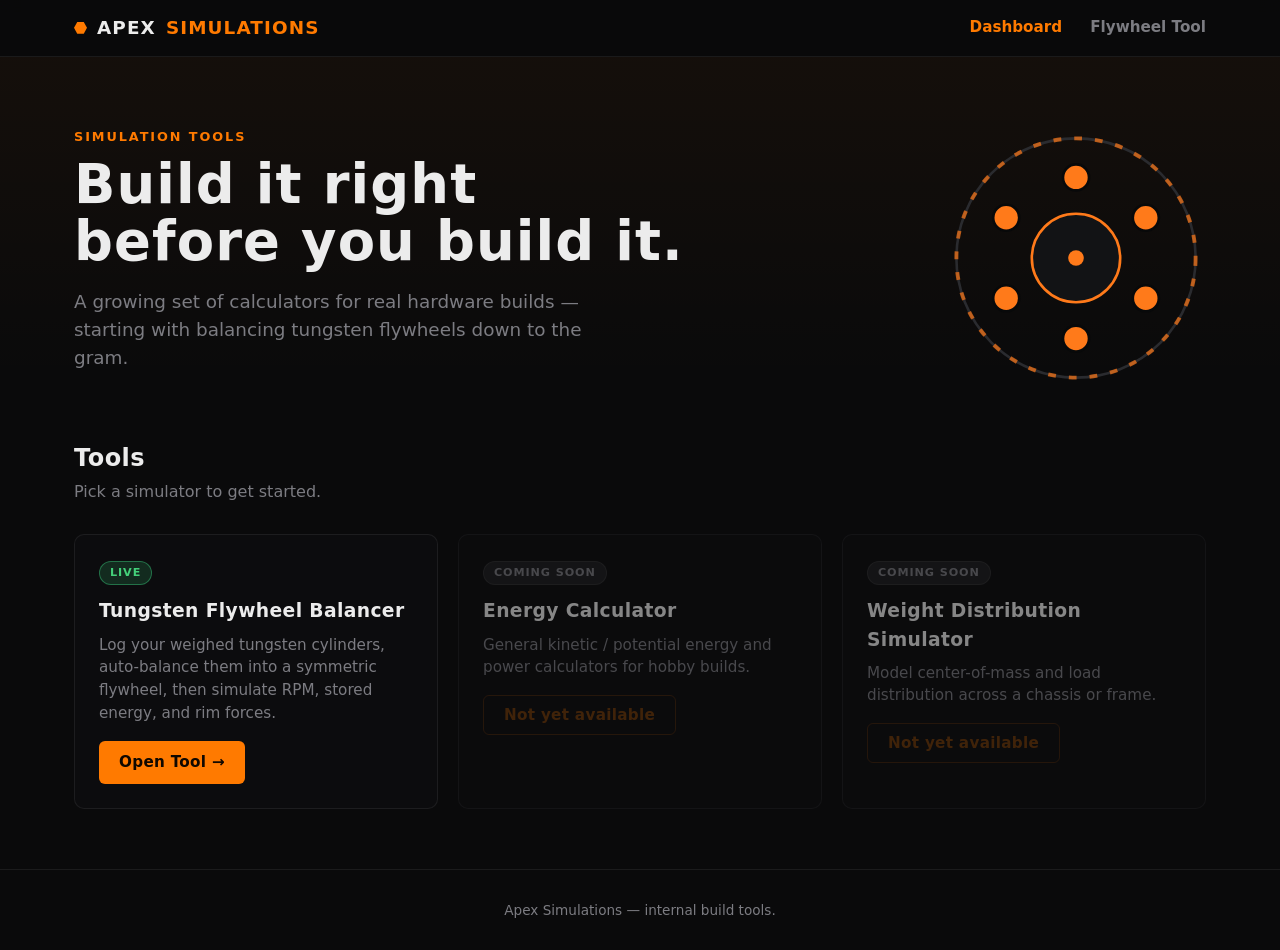
<file: apex-simulations/index.html>
<!DOCTYPE html>
<html lang="en">
<head>
<meta charset="UTF-8">
<meta name="viewport" content="width=device-width, initial-scale=1.0">
<title>Apex Simulations — Dashboard</title>
<link rel="stylesheet" href="css/style.css">
</head>
<body>

<nav class="topnav">
  <div class="topnav-inner">
    <div class="brand"><span class="dot"></span>APEX <span class="accent">SIMULATIONS</span></div>
    <div class="nav-links">
      <a href="index.html" class="active">Dashboard</a>
      <a href="flywheel.html">Flywheel Tool</a>
    </div>
  </div>
</nav>

<div class="container">
  <div class="hero">
    <div class="hero-text">
      <div class="hero-eyebrow">Simulation Tools</div>
      <h1>Build it right<br>before you build it.</h1>
      <p>A growing set of calculators for real hardware builds — starting with balancing tungsten flywheels down to the gram.</p>
    </div>
    <svg class="flywheel-hero" viewBox="0 0 200 200">
      <g class="spin-slow">
        <circle cx="100" cy="100" r="92" fill="none" stroke="#2a2b2f" stroke-width="2"/>
        <circle cx="100" cy="100" r="92" fill="none" stroke="#ff7a1a" stroke-width="3" stroke-dasharray="6 10" opacity="0.7"/>
        <circle cx="100" cy="100" r="34" fill="#121315" stroke="#ff7a1a" stroke-width="2"/>
        <circle cx="100" cy="100" r="6" fill="#ff7a1a"/>
        <g id="hero-weights"></g>
      </g>
    </svg>
  </div>

  <h2 style="margin-bottom: 4px;">Tools</h2>
  <p style="color: var(--text-dim); margin-top: 0;">Pick a simulator to get started.</p>

  <div class="grid">
    <div class="card">
      <span class="tag live">Live</span>
      <h3>Tungsten Flywheel Balancer</h3>
      <p>Log your weighed tungsten cylinders, auto-balance them into a symmetric flywheel, then simulate RPM, stored energy, and rim forces.</p>
      <a class="btn" href="flywheel.html">Open Tool →</a>
    </div>

    <div class="card disabled">
      <span class="tag soon">Coming Soon</span>
      <h3>Energy Calculator</h3>
      <p>General kinetic / potential energy and power calculators for hobby builds.</p>
      <button class="btn secondary" disabled>Not yet available</button>
    </div>

    <div class="card disabled">
      <span class="tag soon">Coming Soon</span>
      <h3>Weight Distribution Simulator</h3>
      <p>Model center-of-mass and load distribution across a chassis or frame.</p>
      <button class="btn secondary" disabled>Not yet available</button>
    </div>
  </div>
</div>

<footer>Apex Simulations — internal build tools.</footer>

<script>
// scatter a few decorative weight dots on the hero flywheel
const g = document.getElementById('hero-weights');
const n = 6, r = 62;
for (let i = 0; i < n; i++) {
  const a = (i / n) * Math.PI * 2 - Math.PI/2;
  const x = 100 + r * Math.cos(a);
  const y = 100 + r * Math.sin(a);
  const c = document.createElementNS('http://www.w3.org/2000/svg','circle');
  c.setAttribute('cx', x); c.setAttribute('cy', y); c.setAttribute('r', 10);
  c.setAttribute('fill', '#ff7a1a'); c.setAttribute('stroke', '#08090a'); c.setAttribute('stroke-width', 2);
  g.appendChild(c);
}
</script>
</body>
</html>
</file>
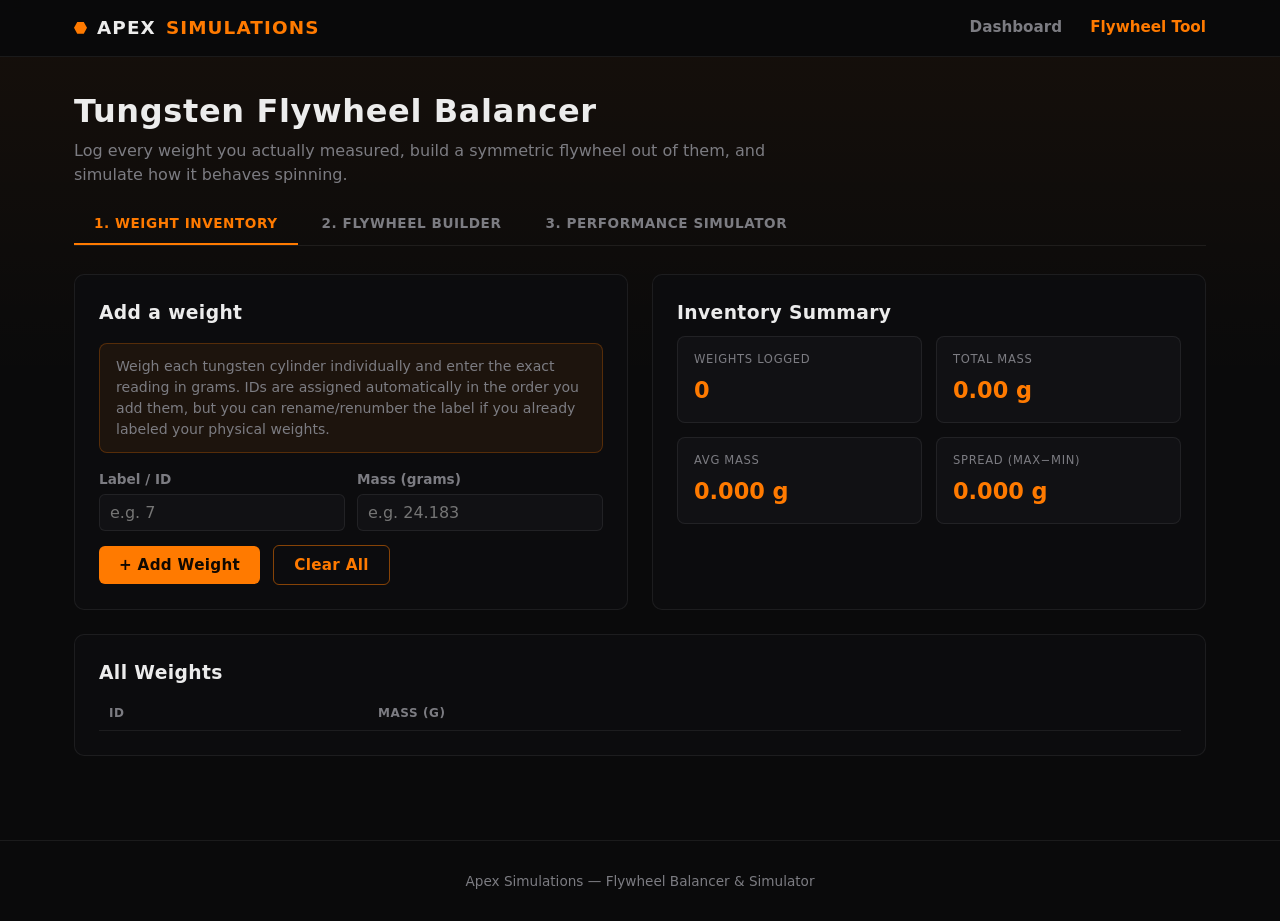
<file: apex-simulations/flywheel.html>
<!DOCTYPE html>
<html lang="en">
<head>
<meta charset="UTF-8">
<meta name="viewport" content="width=device-width, initial-scale=1.0">
<title>Flywheel Balancer &amp; Simulator — Apex Simulations</title>
<link rel="stylesheet" href="css/style.css">
</head>
<body>

<nav class="topnav">
  <div class="topnav-inner">
    <div class="brand"><span class="dot"></span>APEX <span class="accent">SIMULATIONS</span></div>
    <div class="nav-links">
      <a href="index.html">Dashboard</a>
      <a href="flywheel.html" class="active">Flywheel Tool</a>
    </div>
  </div>
</nav>

<div class="container" style="padding-top: 30px; padding-bottom: 60px;">
  <h1 style="margin-bottom:4px;">Tungsten Flywheel Balancer</h1>
  <p style="color:var(--text-dim); margin-top:0; max-width:700px;">
    Log every weight you actually measured, build a symmetric flywheel out of them, and simulate how it behaves spinning.
  </p>

  <div class="tabs">
    <button class="tab-btn active" data-tab="inventory">1. Weight Inventory</button>
    <button class="tab-btn" data-tab="builder">2. Flywheel Builder</button>
    <button class="tab-btn" data-tab="simulator">3. Performance Simulator</button>
  </div>

  <!-- ============ TAB 1: INVENTORY ============ -->
  <div class="tab-panel active" id="tab-inventory">
    <div class="two-col">
      <div class="panel">
        <div class="panel-header">
          <h3 style="margin:0;">Add a weight</h3>
        </div>
        <div class="note">Weigh each tungsten cylinder individually and enter the exact reading in grams. IDs are assigned automatically in the order you add them, but you can rename/renumber the label if you already labeled your physical weights.</div>
        <div class="field-row">
          <div class="field">
            <label>Label / ID</label>
            <input type="text" id="w-label" placeholder="e.g. 7">
          </div>
          <div class="field">
            <label>Mass (grams)</label>
            <input type="number" id="w-mass" step="0.001" placeholder="e.g. 24.183">
          </div>
        </div>
        <button class="btn" id="add-weight-btn">+ Add Weight</button>
        <button class="btn secondary" id="clear-weights-btn" style="margin-left:8px;">Clear All</button>
      </div>

      <div class="panel">
        <h3 style="margin-top:0;">Inventory Summary</h3>
        <div class="stat-grid">
          <div class="stat"><div class="label">Weights logged</div><div class="value" id="stat-count">0</div></div>
          <div class="stat"><div class="label">Total mass</div><div class="value" id="stat-total">0 g</div></div>
          <div class="stat"><div class="label">Avg mass</div><div class="value" id="stat-avg">0 g</div></div>
          <div class="stat"><div class="label">Spread (max−min)</div><div class="value" id="stat-spread">0 g</div></div>
        </div>
      </div>
    </div>

    <div class="panel">
      <h3 style="margin-top:0;">All Weights</h3>
      <table id="weights-table">
        <thead><tr><th>ID</th><th>Mass (g)</th><th></th></tr></thead>
        <tbody id="weights-tbody"></tbody>
      </table>
    </div>
  </div>

  <!-- ============ TAB 2: BUILDER ============ -->
  <div class="tab-panel" id="tab-builder">
    <div class="two-col">
      <div class="panel">
        <h3 style="margin-top:0;">Flywheel Configuration</h3>
        <div class="field-row">
          <div class="field">
            <label># Positions around circle</label>
            <input type="number" id="cfg-groups" value="6" min="2" max="16">
          </div>
          <div class="field">
            <label>Weights stacked per position</label>
            <input type="number" id="cfg-stack" value="2" min="1" max="8">
          </div>
        </div>
        <div class="field-row">
          <div class="field">
            <label>Mounting radius — center to weight (mm)</label>
            <input type="number" id="cfg-radius" value="40" step="0.1">
          </div>
          <div class="field">
            <label># Magnets around rim</label>
            <input type="number" id="cfg-magnets" value="12" min="0">
          </div>
        </div>
        <button class="btn" id="balance-btn">⚙ Auto-Balance Flywheel</button>
        <div id="builder-warning"></div>
      </div>

      <div class="panel">
        <h3 style="margin-top:0;">Balance Result</h3>
        <div class="stat-grid" id="balance-stats">
          <div class="stat"><div class="label">Weights needed</div><div class="value" id="stat-needed">12</div></div>
          <div class="stat"><div class="label">Residual unbalance</div><div class="value" id="stat-unbalance">—</div></div>
          <div class="stat"><div class="label">Effective COM offset</div><div class="value" id="stat-offset">—</div></div>
        </div>
      </div>
    </div>

    <div class="panel">
      <h3 style="margin-top:0;">Flywheel Diagram</h3>
      <div class="diagram-wrap">
        <svg id="flywheel-svg" width="480" height="480" viewBox="0 0 480 480"></svg>
      </div>
    </div>

    <div class="panel">
      <h3 style="margin-top:0;">Position Assignments</h3>
      <table id="assignments-table">
        <thead><tr><th>Position</th><th>Angle</th><th>Weight IDs (stack)</th><th>Group mass</th></tr></thead>
        <tbody id="assignments-tbody"></tbody>
      </table>
    </div>
  </div>

  <!-- ============ TAB 3: SIMULATOR ============ -->
  <div class="tab-panel" id="tab-simulator">
    <div class="note" id="sim-source-note">Using flywheel from the Builder tab. Build a flywheel first if you haven't.</div>

    <div class="two-col">
      <div class="panel">
        <h3 style="margin-top:0;">Inputs</h3>
        <div class="field">
          <label>RPM: <span id="rpm-readout" class="mono">3000</span></label>
          <input type="range" id="sim-rpm" min="0" max="20000" value="3000" step="10">
          <input type="number" id="sim-rpm-num" value="3000" style="margin-top:8px;">
        </div>
        <div class="field-row">
          <div class="field">
            <label>Cylinder radius (mm) — for self-inertia, optional</label>
            <input type="number" id="sim-cyl-radius" value="0" step="0.1">
          </div>
          <div class="field">
            <label>Chart max RPM</label>
            <input type="number" id="sim-chart-max" value="10000" step="100">
          </div>
        </div>
      </div>

      <div class="panel">
        <h3 style="margin-top:0;">Results</h3>
        <div class="stat-grid">
          <div class="stat"><div class="label">Moment of Inertia</div><div class="value" id="out-I">—</div><div class="sub" id="out-I-sub"></div></div>
          <div class="stat"><div class="label">Kinetic Energy</div><div class="value" id="out-E">—</div><div class="sub" id="out-E-sub"></div></div>
          <div class="stat"><div class="label">Angular Momentum</div><div class="value" id="out-L">—</div></div>
          <div class="stat"><div class="label">Rim Speed</div><div class="value" id="out-v">—</div><div class="sub" id="out-v-sub"></div></div>
          <div class="stat"><div class="label">Force per Stack</div><div class="value" id="out-F">—</div><div class="sub" id="out-F-sub"></div></div>
        </div>
      </div>
    </div>

    <div class="panel">
      <h3 style="margin-top:0;">Stored Energy vs RPM</h3>
      <svg id="chart-svg" width="100%" height="260" viewBox="0 0 900 260" preserveAspectRatio="xMidYMid meet"></svg>
    </div>
  </div>

</div>

<footer>Apex Simulations — Flywheel Balancer &amp; Simulator</footer>

<script src="js/flywheel.js"></script>
</body>
</html>
</file>
<file: apex-simulations/css/style.css>
/* ============================================================
   APEX SIMULATIONS — shared theme
   Matched to the main A.P.E.X. app (same orange, black, system font,
   thin orange lines) so it feels like one product. No CDN / build step.
   ============================================================ */

:root {
  --font: "Segoe UI", system-ui, -apple-system, sans-serif;
  --black: #0a0a0b;
  --black-2: #111114;
  --black-3: #16161a;
  --panel: #0c0c0e;
  --border: rgba(255, 255, 255, 0.07);   /* subtle internal lines (like APEX --line-soft) */
  --border-orange: rgba(255, 122, 0, 0.30);
  --orange: #ff7a00;
  --orange-bright: #ffa64d;
  --orange-dim: rgba(255, 122, 0, 0.5);
  --text: #ececec;
  --text-dim: #7c7c82;
  --danger: #ff6b6b;
  --good: #44d07a;
  --shadow-glow: 0 0 20px rgba(255, 122, 0, 0.25);
}

* { box-sizing: border-box; }

html, body {
  margin: 0;
  padding: 0;
  background: var(--black);
  color: var(--text);
  font-family: var(--font);
  -webkit-font-smoothing: antialiased;
  font-size: 16px;
  line-height: 1.5;
}

body {
  /* pure black with a faint orange glow up top — matches APEX's clean look */
  background-image: linear-gradient(180deg, rgba(255, 122, 0, 0.05), transparent 380px);
  min-height: 100vh;
}

h1, h2, h3, h4 {
  font-family: var(--font);
  letter-spacing: 0.02em;
  color: var(--text);
  margin: 0 0 0.5em 0;
}

h1 { font-weight: 900; }
h2 { font-weight: 800; }
h3 { font-weight: 600; }

a { color: var(--orange); text-decoration: none; }
a:hover { color: var(--orange-bright); }

.container { max-width: 1180px; margin: 0 auto; padding: 0 24px; }

/* ---------- Top nav ---------- */
.topnav { position: sticky; top: 0; z-index: 50; background: rgba(8,9,10,0.9); backdrop-filter: blur(8px); border-bottom: 1px solid var(--border); }
.topnav-inner { max-width: 1180px; margin: 0 auto; padding: 14px 24px; display: flex; align-items: center; justify-content: space-between; }
.brand { display: flex; align-items: center; gap: 10px; font-family: var(--font); font-weight: 800; font-size: 1.15rem; letter-spacing: 0.06em; color: var(--text); }
/* hexagon brand mark (matches the main APEX app's hex mark) */
.brand .dot { width: 13px; height: 13px; border-radius: 0; background: var(--orange); clip-path: polygon(25% 5%, 75% 5%, 100% 50%, 75% 95%, 25% 95%, 0% 50%); filter: drop-shadow(0 0 5px rgba(255,122,0,0.7)); }
.brand span.accent { color: var(--orange); }
.nav-links { display: flex; gap: 28px; font-weight: 600; font-size: 0.95rem; }
.nav-links a { color: var(--text-dim); }
.nav-links a:hover, .nav-links a.active { color: var(--orange); }

/* ---------- Hero ---------- */
.hero { padding: 70px 0 50px; display: flex; align-items: center; justify-content: space-between; gap: 40px; flex-wrap: wrap; }
.hero-text { flex: 1 1 380px; }
.hero-eyebrow { color: var(--orange); font-weight: 700; letter-spacing: 0.15em; text-transform: uppercase; font-size: 0.8rem; margin-bottom: 10px; }
.hero h1 { font-size: clamp(2.2rem, 5vw, 3.4rem); line-height: 1.05; margin-bottom: 14px; }
.hero p { color: var(--text-dim); font-size: 1.15rem; max-width: 520px; }

/* ---------- Flywheel decorative graphic ---------- */
.flywheel-hero { flex: 0 0 auto; width: 260px; height: 260px; }
.spin-slow { animation: spin 12s linear infinite; transform-origin: 50% 50%; }
@keyframes spin { from { transform: rotate(0deg); } to { transform: rotate(360deg); } }

/* ---------- Cards / grid ---------- */
.grid { display: grid; grid-template-columns: repeat(auto-fit, minmax(280px, 1fr)); gap: 20px; margin: 30px 0 60px; }
.card { background: var(--panel); border: 1px solid var(--border); border-radius: 10px; padding: 24px; position: relative; overflow: hidden; transition: border-color 0.2s, transform 0.2s; }
.card:hover { border-color: var(--orange-dim); transform: translateY(-2px); }
.card.disabled { opacity: 0.55; }
.card.disabled:hover { transform: none; border-color: var(--border); }
.card .tag { display: inline-block; font-size: 0.7rem; font-weight: 700; letter-spacing: 0.08em; text-transform: uppercase; padding: 3px 10px; border-radius: 999px; margin-bottom: 12px; }
.tag.live { background: rgba(61,220,132,0.15); color: var(--good); border: 1px solid rgba(61,220,132,0.4); }
.tag.soon { background: rgba(154,154,158,0.12); color: var(--text-dim); border: 1px solid var(--border); }
.card h3 { margin-bottom: 8px; }
.card p { color: var(--text-dim); font-size: 0.95rem; margin: 0 0 16px; }

.btn { display: inline-block; background: var(--orange); color: #100800; font-weight: 700; font-family: var(--font); padding: 10px 20px; border-radius: 6px; border: none; cursor: pointer; font-size: 0.95rem; letter-spacing: 0.02em; transition: background 0.15s, box-shadow 0.15s, transform 0.1s; }
.btn:hover { background: var(--orange-bright); box-shadow: var(--shadow-glow); color: #100800; }
.btn:active { transform: scale(0.98); }
.btn.secondary { background: transparent; color: var(--orange); border: 1px solid var(--orange-dim); }
.btn.secondary:hover { background: rgba(255,122,0,0.08); box-shadow: none; }
.btn.small { padding: 6px 12px; font-size: 0.85rem; }
.btn.danger { background: var(--danger); color: #1a0000; }
.btn.danger:hover { background: #ff7373; }
.btn:disabled { opacity: 0.4; cursor: not-allowed; }

/* ---------- Tabs ---------- */
.tabs { display: flex; gap: 4px; border-bottom: 1px solid var(--border); margin-bottom: 28px; }
.tab-btn { background: none; border: none; color: var(--text-dim); font-family: var(--font); font-weight: 600; font-size: 0.85rem; letter-spacing: 0.04em; text-transform: uppercase; padding: 12px 20px; cursor: pointer; border-bottom: 2px solid transparent; }
.tab-btn.active { color: var(--orange); border-bottom-color: var(--orange); }
.tab-btn:hover:not(.active) { color: var(--text); }
.tab-panel { display: none; }
.tab-panel.active { display: block; }

/* ---------- Panels / sections ---------- */
.panel { background: var(--panel); border: 1px solid var(--border); border-radius: 10px; padding: 24px; margin-bottom: 24px; }
.panel-header { display: flex; align-items: center; justify-content: space-between; margin-bottom: 16px; flex-wrap: wrap; gap: 10px; }
.two-col { display: grid; grid-template-columns: 1fr 1fr; gap: 24px; }
@media (max-width: 860px) { .two-col { grid-template-columns: 1fr; } }

/* ---------- Forms ---------- */
label { display: block; font-size: 0.85rem; color: var(--text-dim); margin-bottom: 4px; font-weight: 600; }
input[type=number], input[type=text] { background: var(--black-2); border: 1px solid var(--border); color: var(--text); padding: 8px 10px; border-radius: 6px; font-family: var(--font); font-size: 1rem; width: 100%; }
input[type=number]:focus, input[type=text]:focus { outline: none; border-color: var(--orange); box-shadow: 0 0 0 3px rgba(255,122,0,0.15); }
input[type=range] { accent-color: var(--orange); width: 100%; }
.field { margin-bottom: 14px; }
.field-row { display: flex; gap: 12px; flex-wrap: wrap; }
.field-row .field { flex: 1 1 140px; }

/* ---------- Tables ---------- */
table { width: 100%; border-collapse: collapse; font-size: 0.95rem; }
th, td { text-align: left; padding: 8px 10px; border-bottom: 1px solid var(--border); }
th { color: var(--text-dim); font-weight: 600; text-transform: uppercase; font-size: 0.75rem; letter-spacing: 0.05em; }
tr:hover td { background: rgba(255,255,255,0.02); }
.mono { font-family: var(--font); color: var(--orange-bright); }

/* ---------- Stat blocks ---------- */
.stat-grid { display: grid; grid-template-columns: repeat(auto-fit, minmax(170px, 1fr)); gap: 14px; }
.stat { background: var(--black-2); border: 1px solid var(--border); border-radius: 8px; padding: 14px 16px; }
.stat .label { font-size: 0.72rem; text-transform: uppercase; letter-spacing: 0.06em; color: var(--text-dim); margin-bottom: 6px; }
.stat .value { font-family: var(--font); font-size: 1.4rem; color: var(--orange); font-weight: 700; }
.stat .sub { font-size: 0.78rem; color: var(--text-dim); margin-top: 2px; }

/* ---------- Badges / notes ---------- */
.note { background: rgba(255,122,0,0.07); border: 1px solid rgba(255,122,0,0.25); border-radius: 8px; padding: 12px 16px; font-size: 0.88rem; color: var(--text-dim); margin-bottom: 16px; }
.warn { background: rgba(255,77,77,0.08); border: 1px solid rgba(255,77,77,0.35); color: #ffb3b3; border-radius: 8px; padding: 12px 16px; font-size: 0.9rem; margin-bottom: 16px; }

/* ---------- Footer ---------- */
footer { border-top: 1px solid var(--border); padding: 30px 0; color: var(--text-dim); font-size: 0.85rem; text-align: center; }

/* ---------- Flywheel SVG diagram ---------- */
.diagram-wrap { display: flex; justify-content: center; padding: 10px 0; }
.pos-label { font-family: var(--font); font-size: 11px; fill: var(--text); }
.pos-dot { stroke: var(--black); stroke-width: 2; }
.magnet-mark { fill: var(--text-dim); }
</file>
